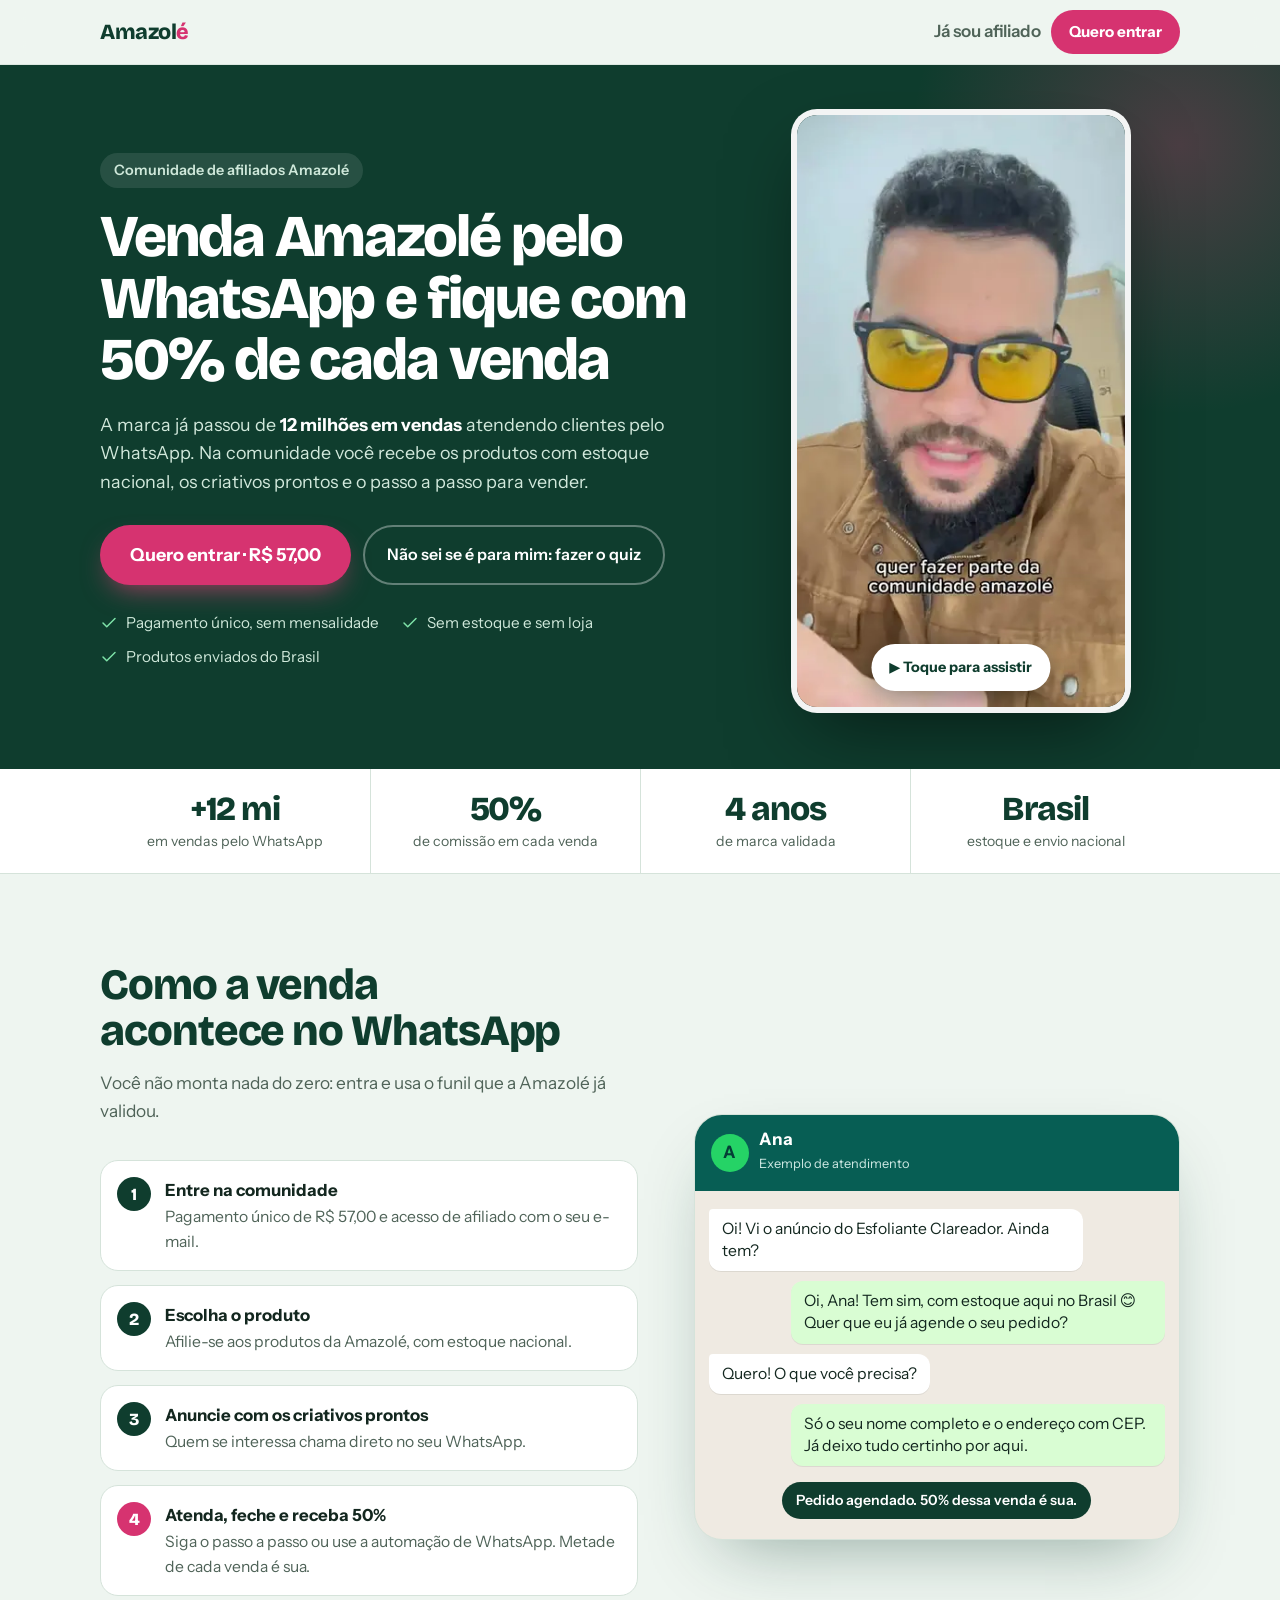
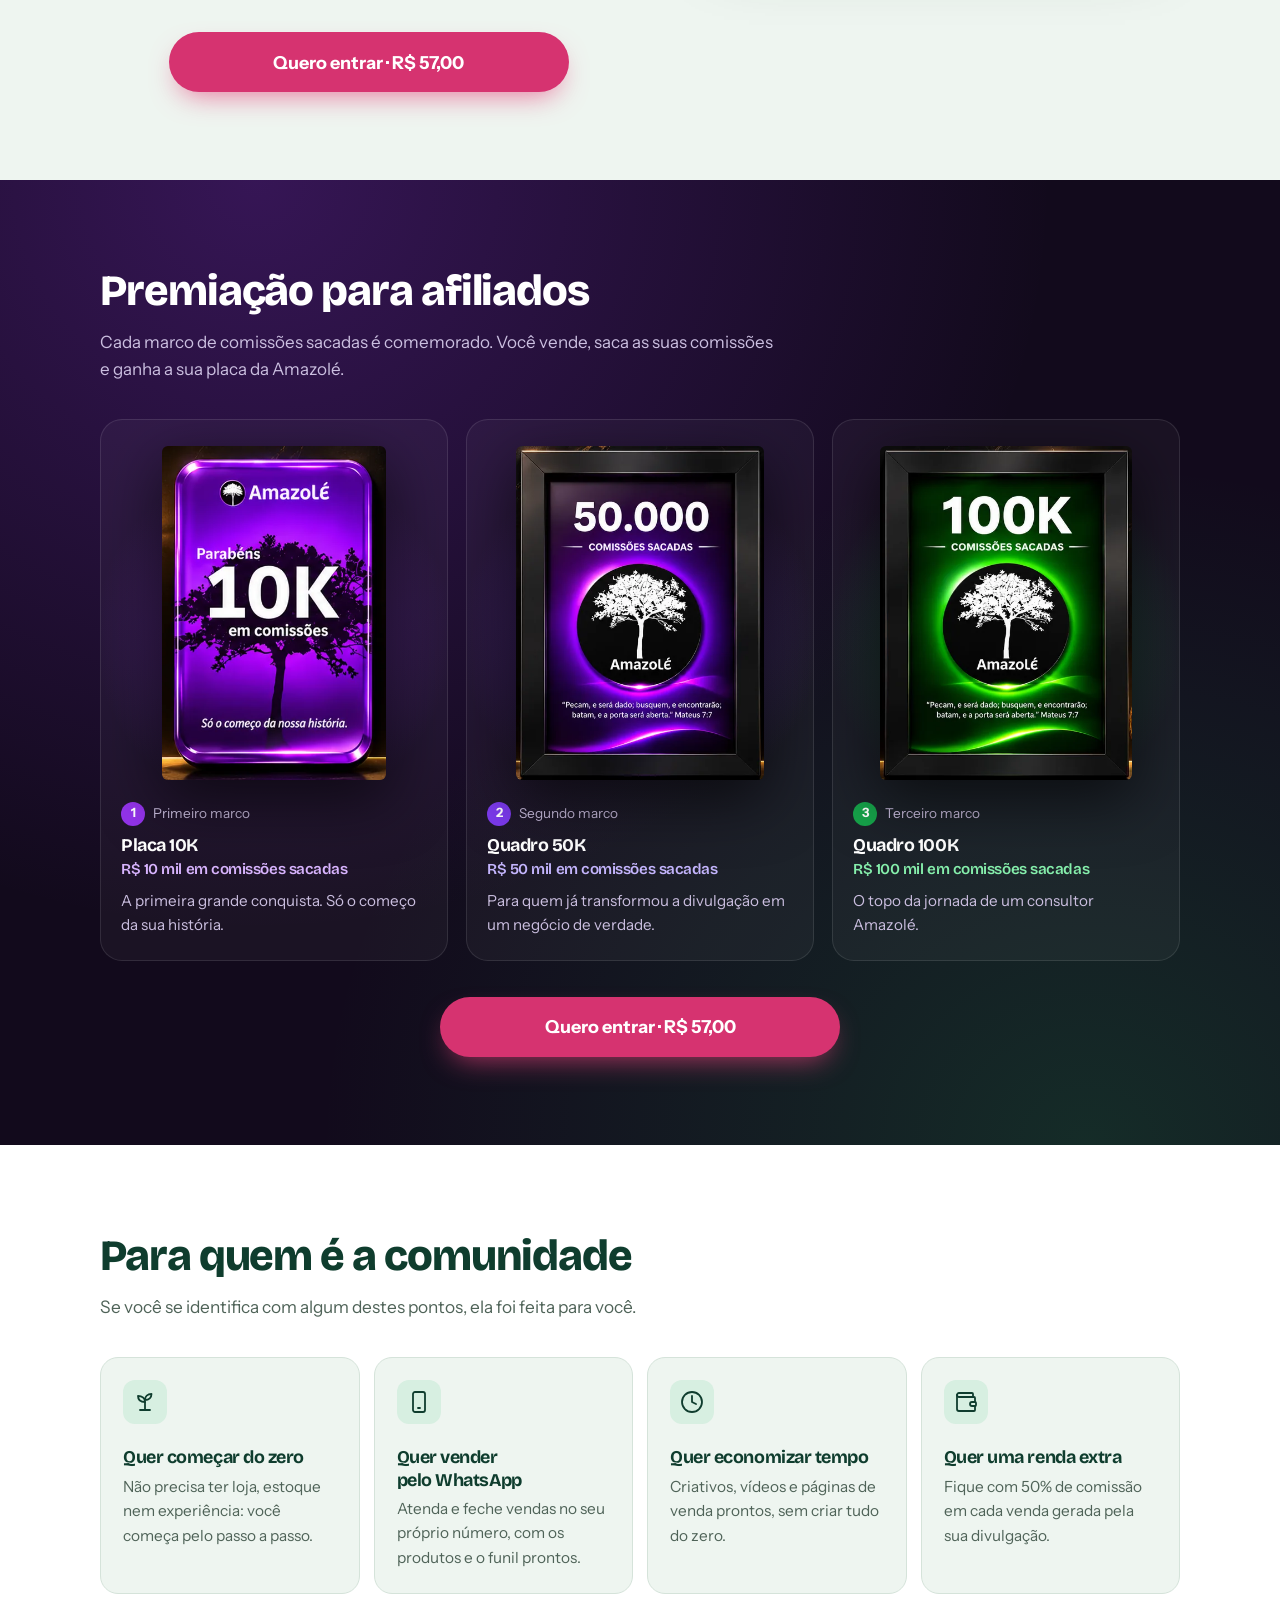
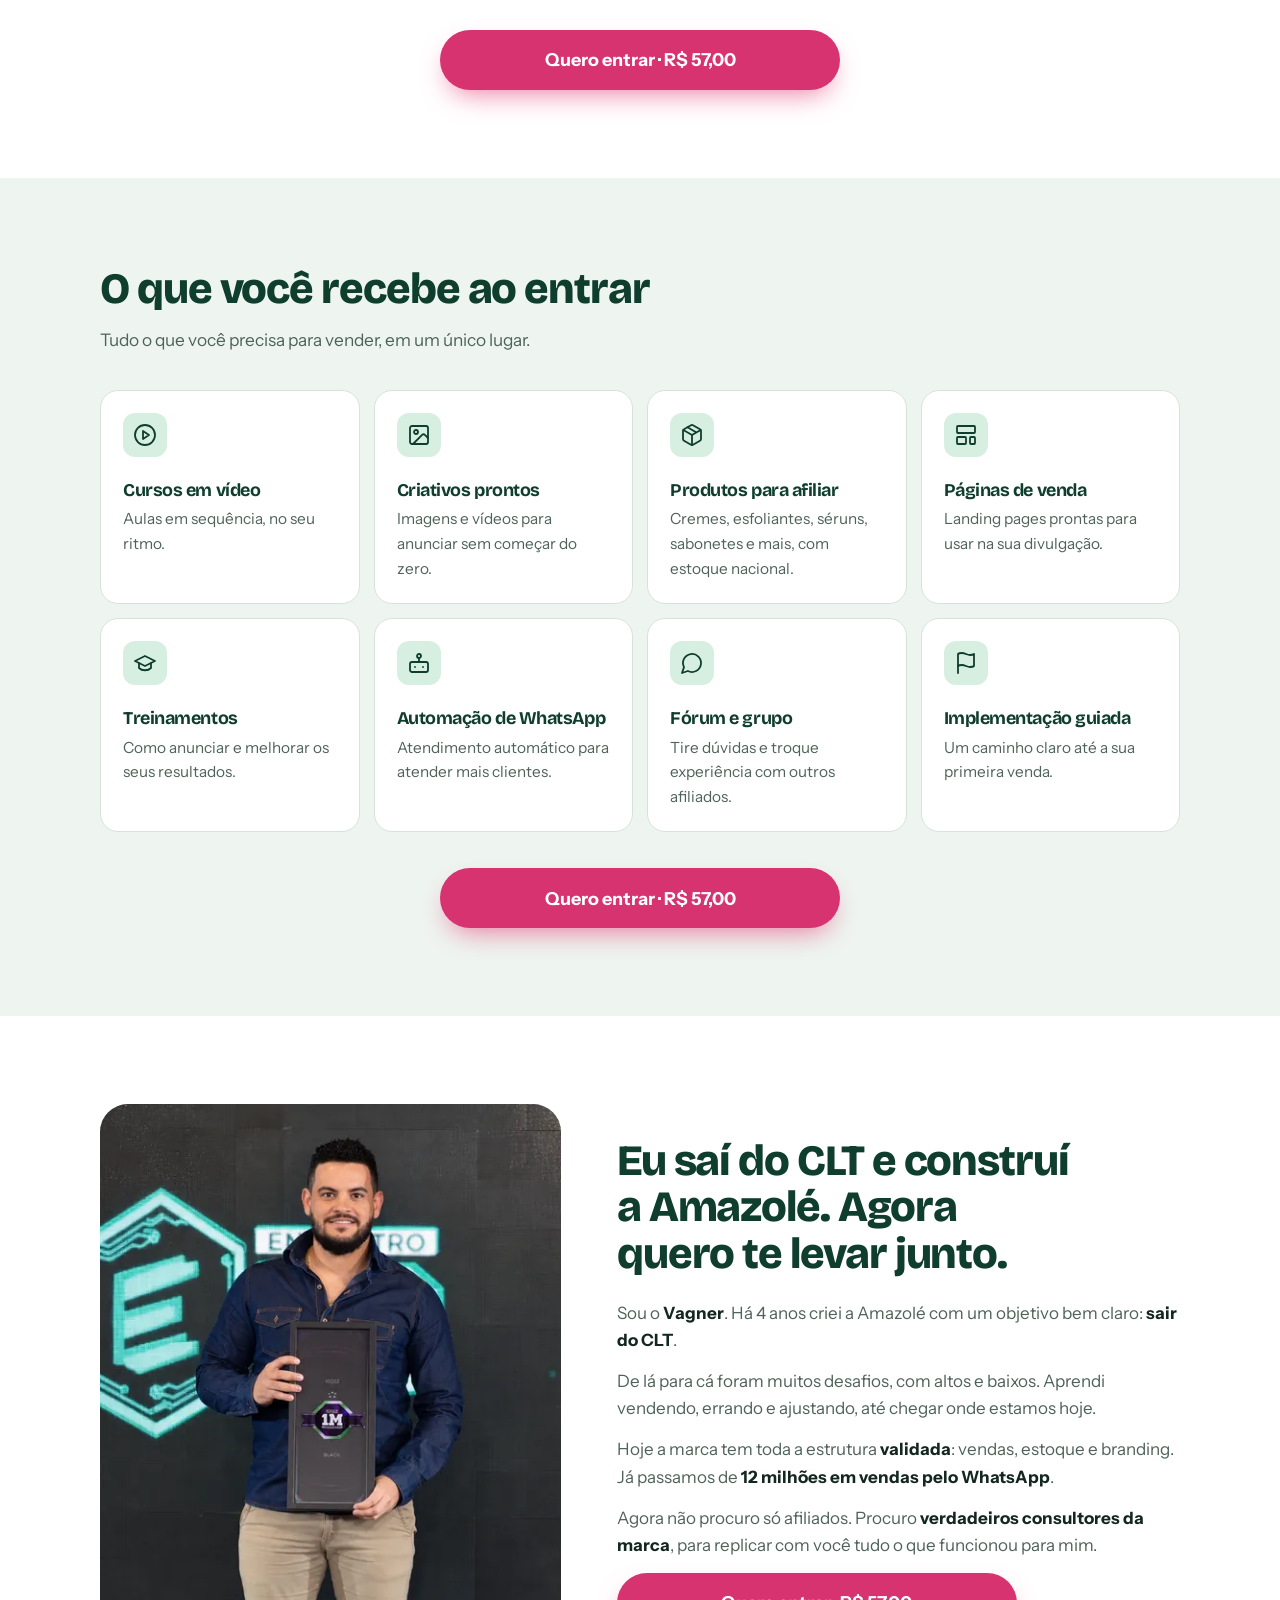
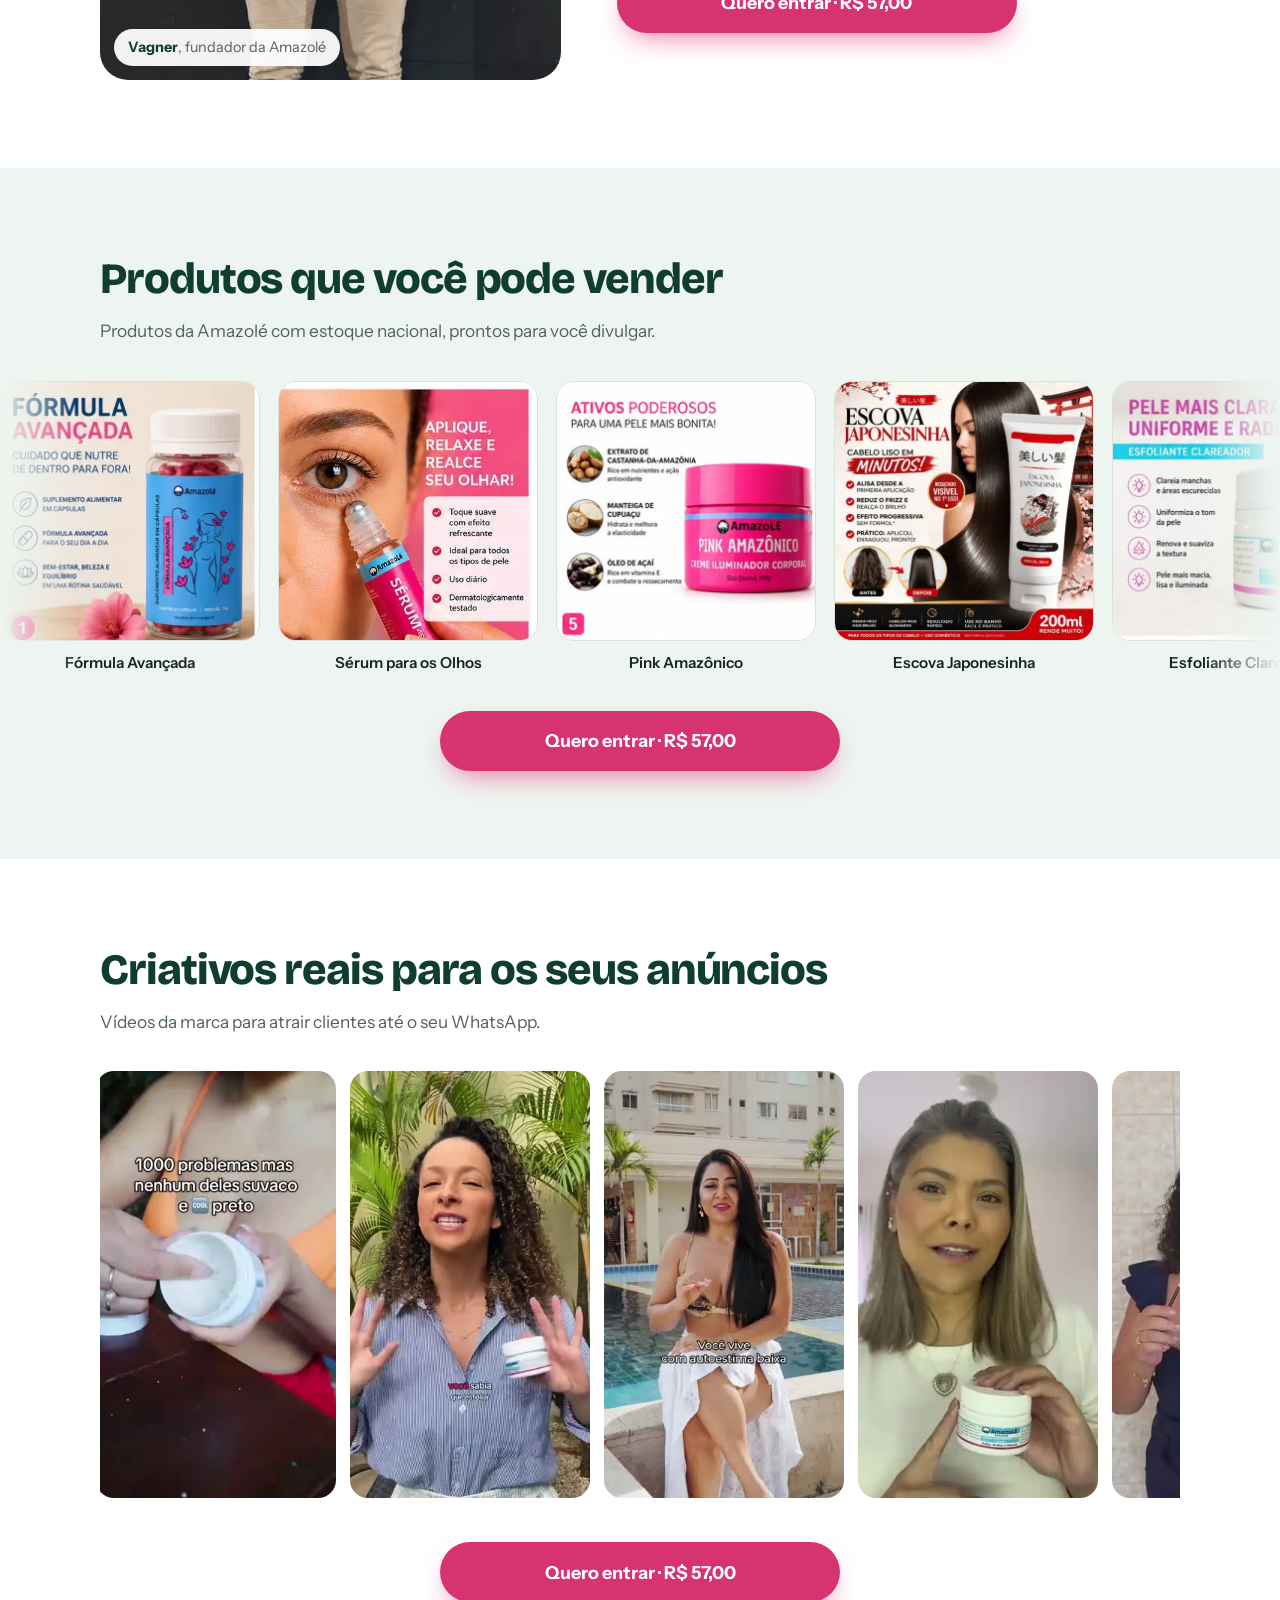
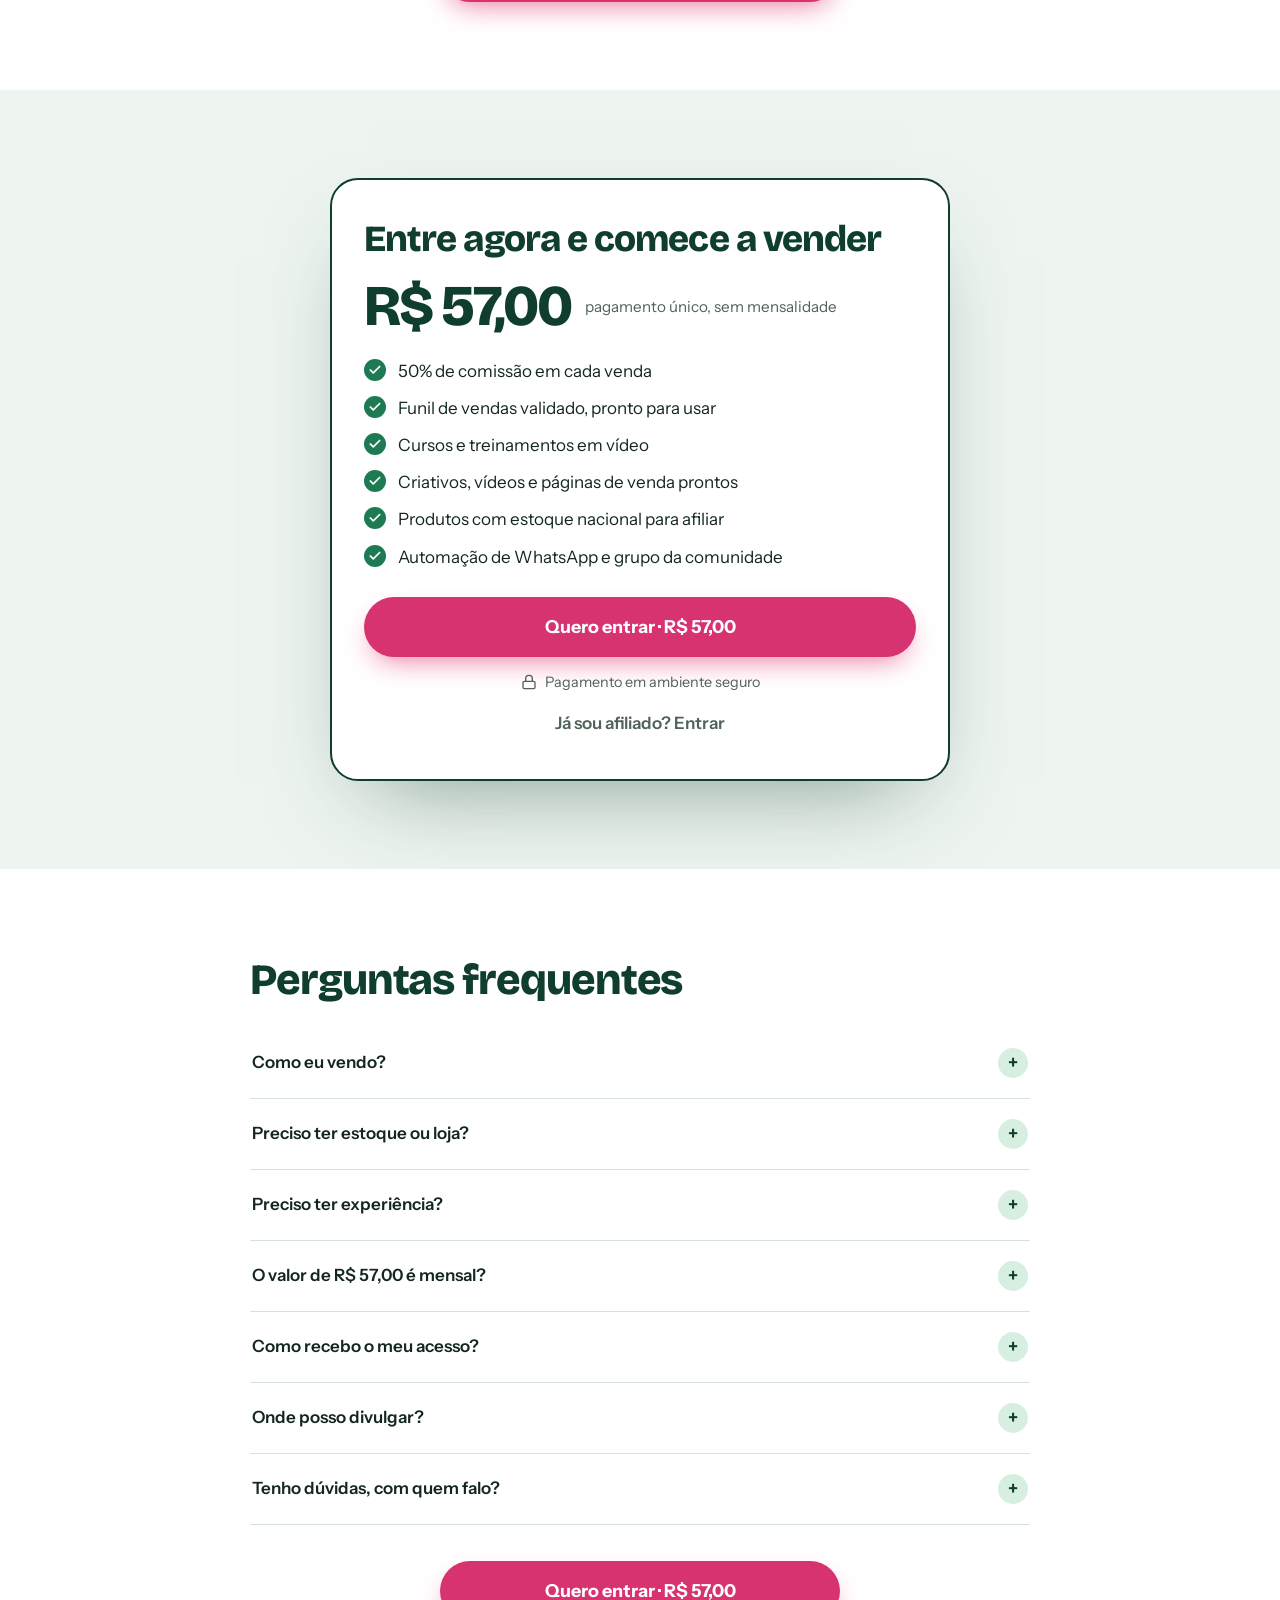
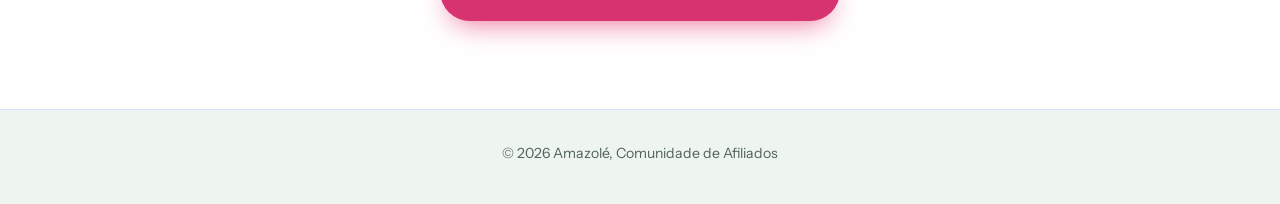
<file: index.html>
<!doctype html>
<html lang="pt-BR">
<head>
<meta charset="utf-8">
<meta name="viewport" content="width=device-width, initial-scale=1.0">
<title>Seja afiliado Amazolé — Time de vendas com 50% de comissão</title>
<meta name="description" content="Faça parte do time de vendas da Amazolé, marca com mais de 12 milhões em vendas pelo WhatsApp. 50% de comissão e pagamento único de R$ 57,00.">
<meta name="theme-color" content="#eef5f0">
<link rel="preload" as="image" href="media/topo/comunidade.webp" type="image/webp" fetchpriority="high">
<link rel="preconnect" href="https://fonts.googleapis.com">
<link rel="preconnect" href="https://fonts.gstatic.com" crossorigin>
<link href="https://fonts.googleapis.com/css2?family=Bricolage+Grotesque:opsz,wght@12..96,600;12..96,700;12..96,800&family=Instrument+Sans:wght@400;500;600;700&display=swap" rel="stylesheet">
<style>
  :root{
    --bg:#0a0118; --bg2:#1e3a8a; --card:#1a0a35; --line:#2e1a55;
    --text:#f4effc; --muted:#b4a6d1; --accent:#a855f7; --accent2:#22d3ee;
  }
  *{box-sizing:border-box;margin:0;padding:0}
  html{scroll-behavior:smooth}
  body{font-family:system-ui,-apple-system,"Segoe UI",Roboto,sans-serif;background:var(--bg);color:var(--text);line-height:1.6}
  a{color:inherit;text-decoration:none}
  .wrap{max-width:1080px;margin:0 auto;padding:0 20px}
  header{position:sticky;top:0;z-index:10;background:rgba(10,1,24,.85);backdrop-filter:blur(10px);border-bottom:1px solid var(--line)}
  .nav{display:flex;align-items:center;justify-content:space-between;height:64px}
  .brand{font-weight:800;font-size:1.25rem;letter-spacing:.3px}
  .brand span{color:var(--accent)}
  .btn{display:inline-block;padding:12px 24px;border-radius:999px;font-weight:700;background:linear-gradient(135deg,var(--accent),#1d4ed8);color:#fff;box-shadow:0 8px 28px rgba(37,99,235,.35);transition:transform .15s}
  .btn:hover{transform:translateY(-2px)}
  .btn.ghost{background:transparent;border:1px solid var(--line);box-shadow:none;color:var(--text)}
  .hero{text-align:center;padding:96px 0 72px;background:radial-gradient(ellipse at 50% 0,#1e40af 0,transparent 60%)}
  .tag{display:inline-block;padding:6px 14px;border:1px solid var(--line);border-radius:999px;color:var(--accent2);font-size:.85rem;margin-bottom:22px}
  h1{font-size:clamp(2rem,6vw,3.6rem);line-height:1.1;margin-bottom:18px}
  h1 em{font-style:normal;background:linear-gradient(90deg,var(--accent),var(--accent2));-webkit-background-clip:text;background-clip:text;color:transparent}
  .hero p{max-width:620px;margin:0 auto 32px;color:var(--muted);font-size:1.1rem}
  .cta{display:flex;gap:12px;justify-content:center;flex-wrap:wrap}
  section{padding:72px 0}
  h2{font-size:clamp(1.5rem,4vw,2.2rem);text-align:center;margin-bottom:12px}
  .sub{text-align:center;color:var(--muted);max-width:560px;margin:0 auto 44px}
  .grid{display:grid;grid-template-columns:repeat(auto-fit,minmax(230px,1fr));gap:18px}
  .card{background:var(--card);border:1px solid var(--line);border-radius:18px;padding:26px}
  .card .ic{font-size:1.8rem;margin-bottom:12px}
  .card h3{margin-bottom:6px;font-size:1.1rem}
  .card p{color:var(--muted);font-size:.95rem}
  .steps{counter-reset:s}
  .steps .card{position:relative;padding-top:44px}
  .steps .card::before{counter-increment:s;content:counter(s);position:absolute;top:-16px;left:24px;width:36px;height:36px;border-radius:50%;background:var(--accent);display:grid;place-items:center;font-weight:800}
  .alt{background:var(--bg2)}
  .final{text-align:center}
  .final .box{background:linear-gradient(135deg,#1e40af,#1e3a8a);border:1px solid var(--line);border-radius:26px;padding:56px 24px}
  .final p{color:var(--muted);margin:10px auto 26px;max-width:480px}
  button.btn{border:0;font:inherit;font-weight:700;cursor:pointer}
  dialog{margin:auto;border:1px solid var(--line);border-radius:22px;background:var(--card);color:var(--text);padding:30px;width:min(420px,92vw)}
  dialog::backdrop{background:rgba(5,0,15,.75)}
  dialog h3{font-size:1.3rem;margin-bottom:6px}
  dialog p.m{color:var(--muted);font-size:.92rem;margin-bottom:18px}
  dialog label{display:block;font-size:.85rem;color:var(--muted);margin:12px 0 6px}
  dialog input{width:100%;padding:13px 14px;border-radius:12px;border:1px solid var(--line);background:var(--bg);color:var(--text);font:inherit}
  dialog input:focus{outline:2px solid var(--accent);border-color:transparent}
  dialog .row{display:flex;gap:10px;margin-top:20px}
  dialog .row .btn{flex:1;text-align:center;padding:12px}
  .msg{margin-top:14px;font-size:.9rem;min-height:1.2em}
  .msg.ok{color:#4ade80}.msg.err{color:#f87171}
  .badge{display:inline-block;padding:3px 10px;border-radius:999px;font-size:.78rem;background:var(--bg);border:1px solid var(--line);color:var(--accent2)}
  /* ===== ÁREA LOGADA ===== */
  #app{display:none;min-height:100vh;background:#f3f4fb;color:#1c2038}
  body.logado #landing{display:none}
  body.logado #app{display:flex}
  .side{width:242px;flex:none;background:#141a3a;color:#9aa3c7;display:flex;flex-direction:column;position:sticky;top:0;height:100vh}
  .side-brand{padding:26px 20px 18px;font-size:1.3rem;font-weight:800;color:#fff}
  .side-brand span{color:#4f8bff}
  .side-nav{flex:1;overflow-y:auto;padding:6px 12px;display:flex;flex-direction:column;gap:6px}
  .side-nav button{display:flex;align-items:center;gap:12px;width:100%;text-align:left;padding:12px 14px;border:0;border-radius:12px;background:transparent;color:#9aa3c7;font:inherit;font-weight:600;cursor:pointer}
  .side-nav button:hover{background:#1d2550;color:#fff}
  .side-nav button.on{background:#3b6cf6;color:#fff}
  .side-nav .ic{width:22px;text-align:center}
  .side-foot{padding:16px 20px;border-top:1px solid #232b57}
  .side-email{font-size:.8rem;word-break:break-all;margin-bottom:10px}
  .side-out{border:0;background:transparent;color:#9aa3c7;font:inherit;font-weight:600;cursor:pointer;padding:0}
  .side-out:hover{color:#fff}
  .main{flex:1;min-width:0}
  .main-head{padding:26px 30px;background:linear-gradient(120deg,#fbd9e6 0%,#e3e3f6 45%,#cbe8fb 100%)}
  .main-head h1{font-size:1.8rem;margin:0 0 4px;color:#1c2038}
  .main-head p{color:#5c6385;margin:0}
  .main-body{padding:22px 30px 60px;display:grid;gap:16px}
  .main-body.cards{grid-template-columns:repeat(auto-fill,minmax(260px,1fr))}
  .post,.item{background:#fff;border:1px solid #e4e6f3;border-radius:16px;padding:20px;color:#1c2038}
  .post .d{font-size:.8rem;color:#6b7194;margin-bottom:6px}
  .post h3,.item h3{font-size:1.1rem;margin-bottom:8px}
  .post p,.item p{white-space:pre-wrap;color:#363c5e;font-size:.95rem}
  .imp-conf{background:#eef3ff;border:1px solid #d6e2f6;border-radius:14px;padding:14px 16px;color:#1c2038;margin-bottom:8px}
  .imp-conf p{color:#5c6385;margin:4px 0 10px;font-size:.92rem}
  .imp-btns{display:flex;flex-wrap:wrap;gap:8px}
  .trilha{max-width:760px}
  .tr-topo{background:#fff;border:1px solid #e3e8f4;border-radius:16px;padding:16px 18px;margin-bottom:14px}
  .tr-prog-t{font-weight:800;color:#1c2038;margin-bottom:10px}
  .tr-barra{height:10px;background:#e8edf8;border-radius:99px;overflow:hidden}
  .tr-fill{height:100%;width:0;background:linear-gradient(90deg,#2563eb,#db2777);border-radius:99px;transition:width .3s}
  .tr-lista{display:flex;flex-direction:column;gap:10px}
  .tr-passo{display:flex;gap:14px;align-items:flex-start;background:#fff;border:1px solid #e3e8f4;border-radius:16px;padding:14px 16px}
  .tr-passo.atual{border-color:#2563eb;box-shadow:0 0 0 3px rgba(37,99,235,.12)}
  .tr-passo.feito{background:#f4faf6;border-color:#c9ead3}
  .tr-passo.feito h3{color:#5c6385;text-decoration:line-through}
  .tr-check{flex:none;width:38px;height:38px;border-radius:50%;border:2px solid #cfd4ea;background:#fff;color:#5c6385;font:inherit;font-weight:800;cursor:pointer}
  .tr-passo.feito .tr-check{background:#22c55e;border-color:#22c55e;color:#052e16}
  .tr-txt{flex:1;min-width:0}
  .tr-txt h3{font-size:1.02rem;margin:2px 0 4px;color:#1c2038}
  .tr-txt p{color:#5c6385;margin:0 0 8px;font-size:.93rem}
  .tr-txt .item-btns{margin-top:6px}
  .tr-txt .go{display:inline-block;padding:8px 16px;border-radius:999px;background:#3b6cf6;color:#fff;font:inherit;font-weight:700;font-size:.88rem;border:0;cursor:pointer;text-decoration:none}
  .item-btns{display:flex;flex-wrap:wrap;gap:8px}
  .item .go.afil{background:linear-gradient(135deg,#2563eb,#db2777)}
  .item .go{display:inline-block;margin-top:14px;padding:9px 18px;border-radius:999px;background:#3b6cf6;color:#fff;font-weight:700;font-size:.9rem}
  .vazio{grid-column:1/-1;background:#fff;border:1px dashed #cdd1ea;border-radius:16px;padding:40px 20px;text-align:center;color:#6b7194}
  @media(max-width:760px){
    #app{flex-direction:column}
    .side{width:auto;height:auto;position:static}
    .side-nav{flex-direction:row;overflow-x:auto;padding-bottom:10px}
    .side-nav button{white-space:nowrap;width:auto}
    .side-foot{display:flex;justify-content:space-between;align-items:center}
    .side-email{margin:0}
    .main-head,.main-body{padding-left:18px;padding-right:18px}
  }
  dialog select,dialog textarea{width:100%;padding:13px 14px;border-radius:12px;border:1px solid var(--line);background:var(--bg);color:var(--text);font:inherit}
  dialog textarea{resize:vertical}
  dialog{max-height:92vh;overflow-y:auto}
  .main-body.admin{display:block}
  .main-body .msg.ok{color:#15803d}
  .main-body .msg.err{color:#b91c1c}
  .adm-bar{display:flex;flex-wrap:wrap;gap:10px;align-items:center;margin-bottom:12px}
  .adm-bar input,.adm-bar select{padding:10px 14px;border-radius:12px;border:1px solid #d5d8ec;background:#fff;color:#1c2038;font:inherit}
  .adm-bar input{flex:1;min-width:200px}
  .adm-count{color:#6b7194;font-size:.85rem}
  .abtn{border:0;border-radius:12px;background:#3b6cf6;color:#fff;font:inherit;font-weight:700;padding:10px 18px;cursor:pointer}
  .adm-wrap{background:#fff;border:1px solid #e4e6f3;border-radius:16px;overflow-x:auto;margin-top:6px}
  .adm-tab{width:100%;border-collapse:collapse;font-size:.9rem}
  .adm-tab th{text-align:left;padding:12px 14px;color:#6b7194;font-weight:600;border-bottom:1px solid #e4e6f3;white-space:nowrap}
  .adm-tab td{padding:10px 14px;border-bottom:1px solid #eef0f8;color:#1c2038;vertical-align:middle}
  .adm-tab tr:last-child td{border-bottom:0}
  .adm-tab select{padding:6px 8px;border-radius:8px;border:1px solid #d5d8ec;font:inherit;background:#fff;color:#1c2038}
  .adm-tab .st-aprovado{border-color:#86efac;background:#f0fdf4}
  .adm-tab .st-bloqueado{border-color:#fca5a5;background:#fef2f2}
  .adm-tab .lnk{border:0;background:transparent;color:#3b6cf6;font:inherit;font-weight:600;cursor:pointer;padding:4px 6px}
  .adm-tab .lnk.del{color:#dc2626}
  .cta-note{color:var(--muted);font-size:.9rem;margin-top:14px;min-height:1.2em}
  .linkbtn{border:0;background:transparent;color:var(--accent2);font:inherit;font-weight:600;cursor:pointer;text-decoration:underline}
  /* ===== CARROSSEL DE PRODUTOS ===== */
  .produtos{padding-bottom:24px}
  /* ---------- Premiação para afiliados ---------- */
  .premios{background:#120a1c;color:#f4eefe;position:relative;overflow:hidden}
  .premios::before{content:"";position:absolute;inset:0;background:radial-gradient(ellipse at 20% 0,rgba(147,51,234,.28),transparent 55%),radial-gradient(ellipse at 85% 100%,rgba(34,197,94,.18),transparent 50%);pointer-events:none}
  .premios .wrap{position:relative}
  .premios h2{color:#fff}
  .premios .sub{color:#cbbfe0}
  .marcos{list-style:none;display:grid;grid-template-columns:repeat(3,1fr);gap:18px;margin:36px 0 0;padding:0;counter-reset:m}
  .marco{counter-increment:m;display:flex;flex-direction:column;border-radius:22px;background:rgba(255,255,255,.04);border:1px solid rgba(255,255,255,.1);overflow:hidden}
  .marco figure{margin:0;height:360px;display:flex;align-items:flex-end;justify-content:center;padding:26px 18px 0;background:radial-gradient(circle at 50% 60%,var(--brilho),transparent 65%)}
  .marco img{height:100%;width:auto;max-width:100%;object-fit:contain;border-radius:6px;filter:drop-shadow(0 18px 30px rgba(0,0,0,.6))}
  .marco .info{padding:18px 20px 22px}
  .marco .passo{display:inline-flex;align-items:center;gap:8px;font-size:.85rem;color:#cbbfe0;margin-bottom:8px}
  .marco .passo::before{content:counter(m);width:24px;height:24px;border-radius:50%;display:grid;place-items:center;background:var(--cor);color:#fff;font-weight:800;font-size:.8rem}
  .marco h3{font-size:1.6rem;line-height:1.1;color:#fff;margin:0 0 4px}
  .marco h3 small{display:block;font-size:.95rem;font-weight:600;color:var(--cor-txt);margin-top:4px}
  .marco p{color:#cbbfe0;font-size:.95rem;margin:10px 0 0}
  .marco.m1{--cor:#9333ea;--cor-txt:#d8b4fe;--brilho:rgba(147,51,234,.35)}
  .marco.m2{--cor:#7c3aed;--cor-txt:#c4b5fd;--brilho:rgba(124,58,237,.35)}
  .marco.m3{--cor:#16a34a;--cor-txt:#86efac;--brilho:rgba(34,197,94,.32)}
  .premios .mid-cta{margin-top:34px}
  .premios .nota-premio{text-align:center;color:#9d8fb8;font-size:.85rem;margin-top:14px}
  @media (max-width:820px){
    .marcos{display:flex;overflow-x:auto;scroll-snap-type:x mandatory;gap:14px;margin:28px -16px 0;padding:0 16px 8px;scrollbar-width:none}
    .marcos::-webkit-scrollbar{display:none}
    .marco{flex:0 0 78%;scroll-snap-align:center}
    .marco h3{font-size:1.4rem}
    .marco figure{height:300px;padding-top:22px}
  }
  .marquee{overflow:hidden;-webkit-mask-image:linear-gradient(90deg,transparent,#000 6%,#000 94%,transparent);mask-image:linear-gradient(90deg,transparent,#000 6%,#000 94%,transparent)}
  .track{display:flex;width:max-content;animation:rolar 45s linear infinite}
  .marquee:hover .track,.marquee:focus-within .track{animation-play-state:paused}
  .prod{flex:none;width:260px;margin:0 18px 0 0}
  .prod img{display:block;width:260px;height:260px;object-fit:contain;border-radius:18px;border:1px solid var(--line);background:var(--card)}
  .prod figcaption{margin-top:10px;text-align:center;font-weight:700;font-size:.95rem;color:var(--text)}
  @keyframes rolar{to{transform:translateX(-50%)}}
  @media (prefers-reduced-motion:reduce){
    .marquee{overflow-x:auto;-webkit-mask-image:none;mask-image:none}
    .track{animation:none}
  }
  @media(max-width:600px){.prod,.prod img{width:210px}.prod img{height:210px}}
  /* ===== CONTEÚDO REAL (vídeos curtos em loop) ===== */
  .conteudo{padding-top:36px}
  .clips{display:flex;gap:16px;overflow-x:auto;scroll-snap-type:x mandatory;padding:6px 2px 18px;-webkit-overflow-scrolling:touch}
  .clip{flex:none;width:240px;margin:0;scroll-snap-align:start}
  .clip video{display:block;width:240px;aspect-ratio:9/16;object-fit:cover;border-radius:18px;border:1px solid var(--line);background:var(--card);cursor:pointer}
  @media(max-width:600px){.clip,.clip video{width:200px}}
  .proof{padding-top:48px}
  [hidden]{display:none!important}
  .video{max-width:820px;margin:0 auto 32px;aspect-ratio:16/9;border-radius:20px;overflow:hidden;border:1px solid var(--line);background:var(--card);box-shadow:0 20px 60px rgba(37,99,235,.25)}
  .video iframe{width:100%;height:100%;border:0;display:block}
  .video .soon{height:100%;display:grid;place-items:center;color:var(--muted)}
  .quote p{color:var(--text);font-size:1rem;margin-bottom:14px}
  .quote .who{color:var(--accent2);font-size:.9rem;font-weight:600}
  footer{padding:32px 0;text-align:center;color:var(--muted);font-size:.85rem;border-top:1px solid var(--line)}

  /* ===== PÁGINA DE VENDAS ===== */
  .nav-r{display:flex;align-items:center;gap:14px}
  .nav-r .linkbtn{text-decoration:none;color:var(--muted);font-size:.9rem}
  @media(max-width:420px){.nav-r .linkbtn{display:none}}
  .btn.sm{padding:9px 18px;font-size:.9rem}
  .btn.lg{padding:20px 40px;font-size:1.2rem;min-height:64px;letter-spacing:.01em}
  .trust{list-style:none;display:flex;flex-wrap:wrap;gap:8px 22px;justify-content:center;margin-top:26px;color:var(--muted);font-size:.92rem}
  .mid-cta{text-align:center;margin-top:36px}
  .mid-cta .btn,.hist-cta .btn{min-width:min(100%,420px)}
  .faq{max-width:760px}
  .faq details{background:var(--card);border:1px solid var(--line);border-radius:14px;margin-bottom:10px;padding:0 20px}
  .faq summary{cursor:pointer;font-weight:700;padding:16px 0;list-style:none;display:flex;justify-content:space-between;gap:12px}
  .faq summary::-webkit-details-marker{display:none}
  .faq summary::after{content:"+";color:var(--accent2);font-size:1.3rem;line-height:1}
  .faq details[open] summary::after{content:"–"}
  .faq details p{color:var(--muted);padding:0 0 16px}
  .final .preco{margin:6px 0 18px}
  .final .preco small{display:block;color:var(--muted)}
  .final .preco strong{font-size:clamp(2.6rem,9vw,3.8rem);line-height:1;background:linear-gradient(90deg,var(--accent),var(--accent2));-webkit-background-clip:text;background-clip:text;color:transparent}
  .inclui{list-style:none;max-width:420px;margin:0 auto 26px;text-align:left;color:var(--text)}
  .inclui li{padding:6px 0;border-bottom:1px solid var(--line)}
  .final .seguro{font-size:.85rem;margin:14px auto 6px}
  .sticky-cta{display:none}
  @media(max-width:700px){
    .hero{padding:64px 0 48px}
    .btn.lg{width:100%;text-align:center;padding:20px 18px;font-size:1.15rem}
    .sticky-cta{display:block;position:fixed;left:0;right:0;bottom:0;z-index:20;padding:10px 14px;background:rgba(10,1,24,.94);backdrop-filter:blur(10px);border-top:1px solid var(--line)}
    body:not(.logado){padding-bottom:78px}
    body.logado .sticky-cta{display:none}
  }

  /* ===== COR DE AÇÃO (verde): só os botões de entrar/comprar ===== */
  :root{--cta:#22c55e;--cta2:#16a34a;--cta-text:#052e16}
  [data-checkout]{background:linear-gradient(135deg,var(--cta),var(--cta2));color:var(--cta-text);font-weight:800;box-shadow:0 8px 28px rgba(34,197,94,.35)}
  [data-checkout]:hover{filter:brightness(1.08)}
  [data-checkout]:focus-visible{outline:3px solid #fff;outline-offset:3px}
  .final .preco strong{background:linear-gradient(90deg,#4ade80,#fde047);-webkit-background-clip:text;background-clip:text;color:transparent}
  .trust li:first-child{color:#4ade80;font-weight:700}

  .prova12{display:inline-flex;flex-direction:column;align-items:center;gap:4px;margin:4px auto 24px;padding:16px 28px;border-radius:18px;border:1px solid rgba(250,204,21,.45);background:linear-gradient(135deg,rgba(250,204,21,.14),rgba(37,99,235,.14));box-shadow:0 10px 40px rgba(250,204,21,.12)}
  .prova12 .n{font-size:clamp(2rem,8vw,3.2rem);font-weight:900;line-height:1;background:linear-gradient(90deg,#fde047,#f59e0b);-webkit-background-clip:text;background-clip:text;color:transparent}
  .prova12 .t{color:var(--text);font-weight:600;font-size:.98rem;max-width:420px}
  .hero .oferta-linha{color:var(--text);font-size:1.25rem;margin-bottom:12px}
  .hero .oferta-linha strong{color:#4ade80}

  /* ===== MOBILE ===== */
  .sticky-cta{transition:transform .25s}
  .sticky-cta.off{transform:translateY(110%)}
  .nav .brand{padding:8px 0}
  .final .linkbtn,.cta-note + p .linkbtn{padding:12px 8px}
  @media(max-width:700px){
    section{padding:48px 0}
    .wrap{padding:0 16px}
    .sub{margin-bottom:28px}
    h2{line-height:1.2}
    .hero h1{font-size:clamp(1.75rem,8vw,2.4rem)}
    .hero p{font-size:1rem}
    .prova12{padding:14px 18px;width:100%}
    .trust{flex-direction:column;align-items:center;gap:6px}
    /* cards mais compactos: menos rolagem */
    .dor .card{display:grid;grid-template-columns:44px 1fr;column-gap:12px;padding:16px;align-items:start}
    .dor .card .ic{grid-row:1/3;font-size:1.6rem;margin:0}
    .dor .card h3{margin-bottom:2px}
    #dentro .grid{grid-template-columns:1fr 1fr;gap:12px}
    #dentro .card{padding:16px 14px}
    #dentro .card .ic{font-size:1.5rem;margin-bottom:8px}
    #dentro .card h3{font-size:.98rem}
    #dentro .card p{font-size:.85rem}
    .steps{gap:26px 14px}
    .steps .card{padding:40px 18px 18px}
    .final .box{padding:36px 18px}
    .final .btn.lg{width:100%}
    .faq summary{padding:14px 0;font-size:.98rem}
    .video{border-radius:14px;margin-bottom:22px}
    .sticky-cta{padding:10px 14px calc(10px + env(safe-area-inset-bottom))}
    body:not(.logado){padding-bottom:calc(78px + env(safe-area-inset-bottom))}
    /* evita zoom automático do iOS nos campos */
    dialog input,dialog select,dialog textarea{font-size:16px}
    dialog{padding:22px 18px;width:min(420px,94vw)}
    dialog .row{flex-wrap:wrap}
  }
  @media(max-width:360px){#dentro .grid{grid-template-columns:1fr}}

  /* ===== MINHA HISTÓRIA ===== */
  .historia{background:linear-gradient(180deg,var(--bg),var(--bg2))}
  .hist-grid{display:grid;grid-template-columns:minmax(0,420px) minmax(0,1fr);gap:48px;align-items:center}
  .hist-foto{margin:0;position:relative}
  .hist-foto img{display:block;width:100%;height:auto;border-radius:22px;border:1px solid var(--line);box-shadow:0 24px 70px rgba(37,99,235,.3)}
  .hist-foto figcaption{position:absolute;left:14px;bottom:14px;display:flex;flex-direction:column;padding:8px 14px;border-radius:12px;background:rgba(10,1,24,.82);backdrop-filter:blur(6px);border:1px solid var(--line);line-height:1.3}
  .hist-nums{list-style:none;display:grid;grid-template-columns:repeat(3,1fr);gap:10px;margin:6px 0 20px;padding:0}
  .hist-nums li{display:flex;flex-direction:column;gap:2px;padding:12px 14px;border-radius:14px;border:1px solid var(--line);background:var(--bg)}
  .hist-nums strong{font-size:1.35rem;color:var(--text);line-height:1.1}
  .hist-nums span{font-size:.8rem;color:var(--muted);line-height:1.3}
  .hist-foto figcaption span{color:var(--muted);font-size:.85rem}
  .hist-txt h2{text-align:left;margin-bottom:18px}
  .hist-txt p{color:var(--muted);font-size:1.05rem;margin-bottom:14px}
  .hist-txt p strong{color:var(--text)}
  .hist-cta{margin-top:22px}
  @media(max-width:820px){
    .hist-grid{grid-template-columns:1fr;gap:26px}
    .hist-foto{max-width:380px;margin:0 auto}
    .hist-txt{text-align:left}
    .hist-txt .tag{display:table;margin:0 auto 16px}
    .hist-nums{gap:8px}
    .hist-nums li{padding:10px}
    .hist-nums strong{font-size:1.1rem}
    .hist-nums span{font-size:.72rem}
    .hist-txt h2{font-size:1.5rem}
    .hist-txt p{font-size:1rem}
    .hist-cta .btn{width:100%;text-align:center}
  }

  /* ===== TEMA CLARO ===== */
  :root{
    --bg:#f7faff; --bg2:#eaf2ff; --card:#ffffff; --line:#d6e2f6;
    --text:#0f1b3d; --muted:#506080; --accent:#2563eb; --accent2:#db2777;
  }
  header{background:rgba(255,255,255,.88);border-bottom-color:var(--line)}
  .hero{background:radial-gradient(ellipse at 20% 0,#dbe8ff 0,rgba(247,250,255,0) 55%),radial-gradient(ellipse at 85% 10%,#ffe0ee 0,rgba(247,250,255,0) 50%)}
  .card{box-shadow:0 6px 22px rgba(37,99,235,.07)}
  .tag{background:#fff}
  .btn.ghost{background:#fff;border-color:#bcd0f2;color:var(--text)}
  .trust li:first-child{color:#15803d}
  .hero .oferta-linha strong{color:#15803d}
  .prova12{border-color:rgba(217,119,6,.45);background:linear-gradient(135deg,#fff7dd,#ffe4f1);box-shadow:0 10px 36px rgba(217,119,6,.14)}
  .prova12 .n{background:linear-gradient(90deg,#b45309,#d97706);-webkit-background-clip:text;background-clip:text;color:transparent}
  .video{box-shadow:0 20px 60px rgba(37,99,235,.22)}
  .video .soon{color:var(--muted)}
  .prod img{background:#fff}
  .clip video{background:#e3ecfb}
  .hist-foto img{box-shadow:0 24px 70px rgba(37,99,235,.25)}
  .hist-foto figcaption{background:rgba(255,255,255,.92);border-color:var(--line)}
  .sticky-cta{background:rgba(255,255,255,.95);border-top-color:var(--line)}
  .faq details{box-shadow:0 4px 16px rgba(37,99,235,.06)}
  /* caixa de oferta continua escura para destacar o preço */
  .final .box{--text:#f4effc;--muted:#cbbfe8;--line:#3b5bb5;background:linear-gradient(135deg,#1e40af,#9d174d);border-color:#3b5bb5;color:var(--text);box-shadow:0 24px 70px rgba(30,64,175,.35)}
  .final .box .tag{background:rgba(255,255,255,.08);color:#fbcfe8}
  .final .box .linkbtn{color:#fbcfe8}
  .final .preco strong{background:linear-gradient(90deg,#4ade80,#fde047);-webkit-background-clip:text;background-clip:text;color:transparent}
  footer{background:#fff}

  /* ===== VÍDEO DO TOPO ===== */
  .hero-grid{display:flex;flex-direction:column;align-items:center;gap:8px}
  .hero-txt{width:100%}
  .hero-video{width:100%;display:flex;justify-content:center;margin-top:8px}
  .vframe{position:relative;width:min(340px,86vw);aspect-ratio:9/16;border-radius:26px;overflow:hidden;background:#0f1b3d;border:6px solid #fff;box-shadow:0 24px 70px rgba(37,99,235,.35),0 0 0 1px var(--line)}
  .vframe video{position:absolute;inset:0;width:100%;height:100%;object-fit:cover;display:block}
  .vsom{position:absolute;left:50%;bottom:16px;transform:translateX(-50%);border:0;border-radius:999px;padding:12px 18px;font:inherit;font-weight:800;font-size:.9rem;cursor:pointer;background:#fff;color:#0f1b3d;box-shadow:0 8px 24px rgba(0,0,0,.35);white-space:nowrap;animation:pulsa 1.8s ease-in-out infinite}
  .vframe.som .vsom{display:none}
  @keyframes pulsa{50%{transform:translateX(-50%) scale(1.06)}}
  @media (prefers-reduced-motion:reduce){.vsom{animation:none}}
  @media(max-width:899px){
    /* celular: título, selo, vídeo, e só depois oferta e botão */
    .hero-txt{display:contents}
    .hero-txt > :not(.hero-mid){order:1;max-width:100%}
    .hero-txt > h1{width:100%}
    .hero-video{order:2}
    .hero-txt > .hero-mid{order:3;width:100%}
  }
  @media(min-width:900px){
    .hero{padding:72px 0 64px;text-align:left}
    .hero-grid{display:grid;grid-template-columns:minmax(0,1fr) 360px;gap:56px;align-items:center}
    .hero-video{margin:0}
    .hero h1{text-align:left}
    .hero .hero-txt p{margin-left:0;margin-right:0}
    .hero .cta,.hero .trust{justify-content:flex-start}
    .hero .prova12{align-items:flex-start;text-align:left}
  }

  /* ===== MENU / PENDENTE / CONTEÚDO ===== */
  #app .main{padding:0}
  .nav-sep{font-size:.7rem;font-weight:800;letter-spacing:.12em;text-transform:uppercase;color:#6e78a8;padding:12px 14px 2px}
  .item-img{display:block;width:100%;aspect-ratio:1/1;object-fit:contain;border-radius:12px;margin-bottom:12px;background:#fff;border:1px solid #eef0f8}
  .item.com-capa{overflow:hidden}
  .item-img.capa{width:calc(100% + 40px);max-width:none;margin:-20px -20px 14px;aspect-ratio:4/3;object-fit:cover;border:0;border-radius:0;border-bottom:1px solid #eef0f8}
  .pendente-box{grid-column:1/-1;background:#fff;border:1px solid #e4e6f3;border-radius:18px;padding:28px;color:#1c2038;max-width:640px}
  .pendente-box h3{font-size:1.3rem;margin-bottom:8px}
  .pendente-box p{color:#5c6385;margin-bottom:18px}
  .pend-acoes{display:flex;flex-wrap:wrap;gap:14px;align-items:center}
  @media(max-width:760px){.nav-sep{display:none}.pendente-box{padding:20px}.pend-acoes .btn{width:100%;text-align:center}}

  /* ===== IMPLEMENTAÇÃO AMAZOLÉ ===== */
  .main-body.impl{display:block;max-width:980px}
  .impl-hero{background:linear-gradient(135deg,#1e40af,#9d174d);color:#fff;border-radius:22px;padding:34px;margin-bottom:18px}
  .impl-tag{display:inline-block;font-size:.78rem;font-weight:800;letter-spacing:.08em;text-transform:uppercase;background:rgba(255,255,255,.16);border-radius:999px;padding:6px 14px;margin-bottom:16px}
  .impl-hero h2{font-size:clamp(1.4rem,3.4vw,2rem);line-height:1.2;text-align:left;margin-bottom:14px;color:#fff}
  .impl-hero p{color:#e8edff;max-width:760px;margin-bottom:22px}
  .impl-acoes{display:flex;flex-wrap:wrap;gap:14px;align-items:center}
  .impl-selo{font-size:.9rem;font-weight:700;color:#fde68a}
  .impl-preco{background:#fff;border:1px solid #e4e6f3;border-radius:22px;padding:28px;margin-bottom:18px;text-align:center;color:#1c2038}
  .impl-preco h3{font-size:1.15rem;margin-bottom:16px}
  .impl-vals{display:flex;flex-wrap:wrap;gap:18px 28px;justify-content:center;align-items:center;margin-bottom:22px}
  .impl-val{display:flex;flex-direction:column;gap:2px}
  .impl-val small{color:#6b7194;font-size:.85rem}
  .impl-val strong{font-size:clamp(1.6rem,4.5vw,2.2rem);line-height:1.1;color:#1e40af}
  .impl-ou{color:#6b7194;font-weight:700}
  .impl-bloco{margin:28px 0}
  .impl-bloco h3,.impl-fim h3{font-size:1.3rem;margin-bottom:6px;color:#1c2038}
  .impl-sub{color:#5c6385;margin-bottom:16px}
  .impl-grade{display:grid;grid-template-columns:repeat(auto-fill,minmax(270px,1fr));gap:14px}
  .impl-card{background:#fff;border:1px solid #e4e6f3;border-radius:18px;padding:20px;color:#1c2038}
  .impl-ic{font-size:1.8rem;margin-bottom:8px}
  .impl-card h4{font-size:1.02rem;margin-bottom:6px}
  .impl-card p{color:#5c6385;font-size:.92rem}
  .impl-lista{list-style:none;display:grid;gap:10px;margin:0;padding:0}
  .impl-lista li{background:#fff;border:1px solid #e4e6f3;border-radius:14px;padding:14px 16px 14px 44px;position:relative;color:#1c2038;font-weight:600}
  .impl-lista li::before{content:"✔";position:absolute;left:16px;color:#15803d;font-weight:800}
  .impl-fim{background:#eef3ff;border:1px solid #d6e2f6;border-radius:22px;padding:28px;text-align:center;color:#1c2038;margin-top:8px}
  .impl-fim p{color:#5c6385;max-width:620px;margin:0 auto 18px}
  .impl-hero .btn,.impl-preco .btn,.impl-fim .btn{background:linear-gradient(135deg,#22c55e,#16a34a);color:#052e16;font-weight:800;box-shadow:0 8px 28px rgba(34,197,94,.35)}
  @media(max-width:760px){.impl-hero{padding:22px}.impl-preco,.impl-fim{padding:22px 16px}.impl-hero .btn,.impl-preco .btn,.impl-fim .btn{display:block;box-sizing:border-box;width:100%;text-align:center}.impl-vals{flex-direction:column;gap:8px}.impl-ou{line-height:1}.impl-grade{grid-template-columns:1fr}}

  /* ================================================================
     PÁGINA DE VENDAS (2026-11): identidade do quiz, só dentro de #landing.
     A área logada (#app) continua usando os estilos de cima.
     ================================================================ */
  #landing{
    --floresta:#0f3d2e; --folha:#1d7a52; --broto:#d7efe1; --nevoa:#eef5f0; --papel:#ffffff;
    --pink:#d63370; --pink-escuro:#b8285e; --texto:#13271f; --suave:#4f6358; --linha:#d5e3da;
    --r-g:28px; --r-m:18px; --r-p:12px;
    --display:"Bricolage Grotesque",ui-sans-serif,system-ui,sans-serif;
    --corpo:"Instrument Sans",ui-sans-serif,system-ui,-apple-system,"Segoe UI",sans-serif;
    --ease-out:cubic-bezier(.23,1,.32,1);
    background:var(--nevoa);color:var(--texto);font-family:var(--corpo);font-size:17px;line-height:1.6;
    -webkit-font-smoothing:antialiased;-webkit-tap-highlight-color:transparent
  }
  body:not(.logado){background:#eef5f0}
  #landing ::selection{background:var(--broto)}
  #landing :focus-visible{outline:3px solid #ffcf5c;outline-offset:3px;border-radius:8px}
  #landing h1,#landing h2,#landing h3{font-family:var(--display);color:var(--floresta);letter-spacing:-.025em;text-wrap:balance;text-align:left;margin:0}
  #landing h2{font-size:clamp(1.8rem,4.6vw,2.7rem);font-weight:800;line-height:1.08}
  #landing h3{font-size:1.12rem;font-weight:700;line-height:1.25}
  #landing p{max-width:64ch}
  #landing strong{color:inherit}
  #landing section{padding:0}
  .lp-wrap{max-width:1120px;margin:0 auto;padding:0 20px}
  #landing svg{width:20px;height:20px;fill:none;stroke:currentColor;stroke-width:2;stroke-linecap:round;stroke-linejoin:round;flex:none}

  /* Botões */
  #landing .lp-buy{display:inline-flex;align-items:center;justify-content:center;gap:10px;min-height:60px;padding:16px 30px;border-radius:999px;border:0;
    background:var(--pink);color:#fff;font-family:var(--corpo);font-weight:700;font-size:1.12rem;line-height:1.2;text-align:center;
    box-shadow:0 12px 28px -10px rgba(229,64,122,.75);transition:transform 160ms var(--ease-out),background-color 160ms ease;touch-action:manipulation;filter:none}
  #landing .lp-buy:active{transform:scale(.97)}
  #landing .lp-buy-sm{min-height:44px;padding:10px 18px;font-size:.95rem;box-shadow:none}
  #landing .lp-buy-full{width:100%}
  #landing .lp-sec{display:inline-flex;align-items:center;justify-content:center;min-height:56px;padding:14px 22px;border-radius:999px;border:2px solid rgba(255,255,255,.35);color:#fff;font-weight:600;font-size:1rem;text-align:center;transition:transform 160ms var(--ease-out),border-color 160ms ease;touch-action:manipulation}
  #landing .lp-sec:active{transform:scale(.97)}
  #landing .lp-link{background:none;border:0;font:inherit;color:var(--suave);font-weight:600;cursor:pointer;padding:10px 4px;min-height:44px}
  @media (hover:hover) and (pointer:fine){
    #landing .lp-buy:hover{background:var(--pink-escuro)}
    #landing .lp-sec:hover{border-color:#fff}
    #landing .lp-link:hover{color:var(--floresta)}
  }
  #landing .lp-acao{margin:36px 0 0;text-align:center;max-width:none}
  #landing .lp-acao .lp-buy{min-width:min(100%,400px)}
  #landing .lp-acao.lp-esq{text-align:left}
  #landing .cta-note{margin:10px 0 0;font-size:.9rem;color:var(--pink-escuro)}
  #landing .cta-note:empty{display:none}

  /* Topo fixo */
  #landing .lp-top{position:sticky;top:0;z-index:30;background:rgba(238,245,240,.9);backdrop-filter:blur(12px);-webkit-backdrop-filter:blur(12px);border-bottom:1px solid rgba(15,61,46,.08)}
  .lp-nav{display:flex;align-items:center;justify-content:space-between;height:64px;gap:12px}
  .lp-marca{font-family:var(--display);font-weight:800;font-size:1.35rem;letter-spacing:-.02em;color:var(--floresta)}
  .lp-marca i{font-style:normal;color:var(--pink)}
  .lp-nav-r{display:flex;align-items:center;gap:6px}
  @media (max-width:420px){#landing .lp-nav-r .lp-link{display:none}}

  /* Abertura */
  #landing .hero.lp-hero{background:var(--floresta);text-align:left;padding:44px 0 56px;position:relative;overflow:hidden}
  #landing .lp-hero::before{content:"";position:absolute;right:-180px;top:-200px;width:560px;height:560px;border-radius:50%;background:radial-gradient(circle,rgba(229,64,122,.28),rgba(229,64,122,0) 68%);pointer-events:none}
  .lp-hero-grid{position:relative;display:grid;grid-template-columns:1.15fr .85fr;gap:48px;align-items:center}
  #landing .lp-pill{display:inline-block;margin:0 0 18px;padding:6px 14px;border-radius:999px;background:rgba(255,255,255,.1);color:#cfe8da;font-size:.9rem;font-weight:600}
  #landing .lp-hero h1{color:#fff;font-size:clamp(2.2rem,5.6vw,3.7rem);font-weight:800;line-height:1.04;letter-spacing:-.035em}
  #landing .lp-lead{color:#d2e9dc;font-size:1.12rem;margin:20px 0 28px}
  #landing .lp-lead strong{color:#fff}
  #landing .hero .cta{display:flex;flex-wrap:wrap;gap:12px;justify-content:flex-start;margin:0}
  .lp-trust{list-style:none;display:flex;flex-wrap:wrap;gap:10px 22px;margin:26px 0 0;padding:0;color:#cfe8da;font-size:.95rem}
  .lp-trust li{display:flex;align-items:center;gap:8px}
  #landing .lp-trust svg{width:18px;height:18px;color:#7ee2a8}
  .lp-hero-video{display:flex;justify-content:center}
  #landing .vframe{width:min(340px,86vw);border:6px solid rgba(255,255,255,.95);box-shadow:0 30px 80px -20px rgba(0,0,0,.55);background:#0a2a20}
  #landing .vsom{animation:none;background:#fff;color:var(--floresta);font-weight:700;min-height:44px;transition:transform 160ms var(--ease-out)}
  #landing .vsom:active{transform:translateX(-50%) scale(.97)}

  /* Entrada única do topo (só no carregamento) */
  @keyframes lpEntra{from{opacity:0;transform:translateY(10px)}to{opacity:1;transform:none}}
  #landing .lp-in{animation:lpEntra 600ms var(--ease-out) both}
  #landing .lp-in:nth-child(2){animation-delay:60ms}
  #landing .lp-in:nth-child(3){animation-delay:120ms}
  #landing .lp-in:nth-child(4){animation-delay:180ms}
  #landing .lp-in:nth-child(6){animation-delay:240ms}
  #landing .lp-hero-video.lp-in{animation-delay:200ms}

  /* Números */
  .lp-numeros{background:var(--papel);border-bottom:1px solid var(--linha)}
  .lp-numeros ul{list-style:none;display:grid;grid-template-columns:repeat(4,1fr)}
  .lp-numeros li{padding:22px 14px;text-align:center}
  .lp-numeros li+li{border-left:1px solid var(--linha)}
  .lp-numeros b{display:block;font-family:var(--display);font-size:clamp(1.5rem,3.4vw,2.1rem);font-weight:800;letter-spacing:-.03em;color:var(--floresta);line-height:1.1}
  .lp-numeros span{display:block;margin-top:4px;font-size:.88rem;color:var(--suave);line-height:1.3}

  /* Seções */
  #landing .lp-sec-bloco{padding:88px 0}
  #landing .lp-claro{background:var(--papel)}
  #landing .lp-sub{color:var(--suave);font-size:1.08rem;margin:14px 0 36px}
  .lp-duas{display:grid;grid-template-columns:1.05fr .95fr;gap:56px;align-items:center}
  .lp-duas .lp-acao{text-align:left}

  .lp-passos{list-style:none;counter-reset:p;display:grid;gap:14px;padding:0;margin:0}
  .lp-passos li{counter-increment:p;position:relative;padding:16px 18px 16px 64px;border-radius:var(--r-m);background:var(--papel);border:1px solid var(--linha)}
  .lp-passos li::before{content:counter(p);position:absolute;left:16px;top:16px;width:34px;height:34px;border-radius:50%;display:grid;place-items:center;background:var(--floresta);color:#fff;font-family:var(--display);font-weight:800}
  .lp-passos li:last-child::before{background:var(--pink)}
  .lp-passos b{display:block;font-weight:700;font-size:1.05rem;color:var(--texto)}
  .lp-passos span{display:block;color:var(--suave);font-size:.98rem}

  .lp-chat{border-radius:var(--r-g);overflow:hidden;background:#efeae2;border:1px solid var(--linha);box-shadow:0 30px 70px -30px rgba(15,61,46,.45)}
  .lp-chat-topo{display:flex;align-items:center;gap:10px;padding:14px 16px;background:#075e54;color:#fff}
  .lp-chat-av{width:38px;height:38px;border-radius:50%;display:grid;place-items:center;background:#25d366;color:#053d36;font-weight:700}
  .lp-chat-topo b{display:block;line-height:1.2}
  .lp-chat-topo small{font-size:.8rem;color:#cfe9e4}
  .lp-chat-corpo{display:flex;flex-direction:column;gap:10px;padding:18px 14px 20px}
  #landing .lp-msg{max-width:82%;margin:0;padding:9px 13px;border-radius:12px;font-size:.98rem;line-height:1.42;box-shadow:0 1px 0 rgba(0,0,0,.08)}
  #landing .lp-msg.ela{align-self:flex-start;background:#fff;border-top-left-radius:4px}
  #landing .lp-msg.voce{align-self:flex-end;background:#d9fdd3;border-top-right-radius:4px}
  #landing .lp-chat-fim{align-self:center;margin:6px 0 0;padding:7px 14px;border-radius:999px;background:var(--floresta);color:#fff;font-size:.88rem;font-weight:600}

  .lp-cards{display:grid;gap:14px}
  .lp-c4{grid-template-columns:repeat(4,1fr)}
  .lp-card{padding:22px;border-radius:var(--r-m);background:var(--nevoa);border:1px solid var(--linha)}
  #landing #dentro .lp-card{background:var(--papel)}
  #landing .lp-ic{width:44px;height:44px;padding:10px;border-radius:12px;background:var(--broto);color:var(--floresta);margin-bottom:14px;stroke-width:1.8}
  #landing .lp-card h3{margin-bottom:6px}
  #landing .lp-card p{color:var(--suave);font-size:.96rem;margin:0}

  /* Prova social */
  #landing .proof .video{max-width:820px;margin:0 0 28px;border-radius:var(--r-g);border:0;box-shadow:0 30px 70px -30px rgba(15,61,46,.45)}
  .lp-depos{display:grid;grid-template-columns:repeat(auto-fit,minmax(260px,1fr));gap:14px}
  #landing .lp-depos .card{background:var(--nevoa);border:1px solid var(--linha);border-radius:var(--r-m);padding:22px;color:var(--texto)}
  #landing .lp-depos .quote p{color:var(--texto)}
  #landing .lp-depos .quote .who{color:var(--suave)}

  /* História */
  .lp-hist{display:grid;grid-template-columns:.9fr 1.1fr;gap:56px;align-items:center}
  .lp-hist-foto{position:relative;margin:0;border-radius:var(--r-g);overflow:hidden;background:var(--broto)}
  .lp-hist-foto img{display:block;width:100%;height:auto;aspect-ratio:4/5;object-fit:cover;object-position:50% 20%}
  .lp-hist-foto figcaption{position:absolute;left:14px;bottom:14px;padding:7px 14px;border-radius:999px;background:rgba(255,255,255,.94);font-size:.9rem;color:var(--suave)}
  .lp-hist-foto figcaption b{color:var(--floresta)}
  #landing .lp-hist-txt h2{margin-bottom:22px}
  #landing .lp-hist-txt p{color:var(--suave);margin:0 0 14px}
  #landing .lp-hist-txt p strong{color:var(--texto)}

  /* Produtos e criativos */
  #landing .produtos .marquee{margin-top:0}
  #landing .prod img{background:#fff;border:1px solid var(--linha);border-radius:var(--r-m)}
  #landing .prod figcaption{color:var(--texto);font-weight:600}
  #landing .clips{padding:0 0 8px;gap:14px;scrollbar-width:none}
  #landing .clips::-webkit-scrollbar{display:none}
  #landing [data-auto].rolando{scroll-snap-type:none;scroll-behavior:auto}
  #landing .marcos{scrollbar-width:none}
  #landing .marcos::-webkit-scrollbar{display:none}
  #landing .clip video{border:0;border-radius:var(--r-m);background:var(--floresta)}

  /* Premiação (mantém o fundo escuro das placas) */
  #landing .premios{padding:88px 0}
  #landing .premios .wrap{max-width:1120px}
  #landing .premios h2{color:#fff}
  #landing .premios .sub{text-align:left;margin:14px 0 0;max-width:62ch;color:#cbbfe0}
  #landing .premios h3{color:#fff}

  /* Oferta */
  .lp-oferta{max-width:620px;margin:0 auto;padding:40px 32px 32px;border-radius:var(--r-g);background:var(--papel);border:2px solid var(--floresta);box-shadow:0 40px 90px -40px rgba(15,61,46,.5)}
  #landing .lp-oferta h2{font-size:clamp(1.7rem,4.2vw,2.3rem)}
  .lp-preco{display:flex;align-items:center;gap:14px;margin:18px 0 6px}
  .lp-preco b{flex:none;white-space:nowrap;font-family:var(--display);font-size:clamp(2.8rem,9vw,3.6rem);font-weight:800;letter-spacing:-.04em;color:var(--floresta);line-height:1}
  .lp-preco span{color:var(--suave);font-size:.95rem;line-height:1.35}
  .lp-inclui{list-style:none;display:grid;gap:10px;margin:22px 0 26px;padding:0}
  .lp-inclui li{display:flex;gap:12px;align-items:flex-start}
  #landing .lp-inclui svg{width:22px;height:22px;padding:4px;margin-top:1px;border-radius:50%;background:var(--folha);color:#fff;stroke-width:3}
  #landing .lp-seguro{display:flex;align-items:center;justify-content:center;gap:8px;margin:14px auto 0;color:var(--suave);font-size:.9rem}
  #landing .lp-seguro svg{width:16px;height:16px}
  #landing .lp-ja{text-align:center;margin:6px auto 0}

  /* Dúvidas */
  .lp-faq{max-width:820px}
  #landing .lp-faq h2{margin-bottom:24px}
  #landing .lp-faq details{border-bottom:1px solid var(--linha);background:none;border-radius:0;padding:0;margin:0}
  #landing .lp-faq summary{list-style:none;cursor:pointer;display:flex;justify-content:space-between;align-items:center;gap:14px;padding:20px 2px;font-weight:600;font-size:1.06rem;min-height:44px}
  #landing .lp-faq summary::-webkit-details-marker{display:none}
  #landing .lp-faq summary::after{content:"+";flex:none;width:30px;height:30px;border-radius:50%;display:grid;place-items:center;background:var(--broto);color:var(--floresta);font-weight:700;font-size:1.15rem;transition:transform 200ms var(--ease-out)}
  #landing .lp-faq details[open] summary::after{content:"+";transform:rotate(45deg)}
  #landing .lp-faq details p{color:var(--suave);padding:0 2px 20px;margin:0}

  /* Rodapé e barra fixa */
  #landing .lp-rodape{padding:32px 0 40px;text-align:center;color:var(--suave);font-size:.88rem;background:var(--nevoa)}
  #landing .sticky-cta.lp-barra{display:none}
  .lp-barra-in{display:flex;align-items:center;gap:12px;max-width:560px;margin:0 auto}
  .lp-barra-v{flex:none;line-height:1.15}
  .lp-barra-v b{display:block;font-family:var(--display);font-size:1.3rem;color:var(--floresta)}
  .lp-barra-v span{font-size:.75rem;color:var(--suave)}
  #landing .lp-barra .lp-buy{flex:1;min-height:52px;font-size:1.02rem;box-shadow:none;padding:12px 16px}

  /* Celular e tablet */
  @media (max-width:900px){
    .lp-hero-grid,.lp-duas,.lp-hist{grid-template-columns:1fr;gap:36px}
    .lp-c4{grid-template-columns:1fr 1fr}
    #landing .lp-sec-bloco,#landing .premios{padding:64px 0}
  }
  @media (max-width:700px){
    #landing{font-size:16px}
    #landing .hero.lp-hero{padding:28px 0 44px}
    #landing .lp-lead{font-size:1.04rem;margin:16px 0 22px}
    #landing .hero .cta{flex-direction:column}
    #landing .hero .cta a{width:100%}
    .lp-trust{flex-direction:column;gap:8px;margin-top:20px}
    .lp-numeros ul{grid-template-columns:1fr 1fr;padding:0}
    .lp-numeros li:nth-child(3){border-left:0}
    .lp-numeros li:nth-child(n+3){border-top:1px solid var(--linha)}
    #landing .lp-acao .lp-buy{width:100%;min-width:0}
    .lp-oferta{padding:30px 20px 24px}
    #landing .sticky-cta.lp-barra{display:block;position:fixed;left:0;right:0;bottom:0;z-index:40;padding:10px 14px calc(10px + env(safe-area-inset-bottom));
      background:rgba(255,255,255,.96);backdrop-filter:blur(12px);-webkit-backdrop-filter:blur(12px);border-top:1px solid var(--linha);transition:transform 250ms var(--ease-out)}
    #landing .sticky-cta.lp-barra.off{transform:translateY(110%)}
    #landing .lp-rodape{padding-bottom:110px}
    body.logado #landing .sticky-cta{display:none}
  }
  @media (max-width:520px){
    .lp-c4{grid-template-columns:1fr}
    #landing .lp-lista{grid-template-columns:1fr 1fr;gap:10px}
    #landing .lp-lista .lp-card{padding:16px}
    #landing .lp-lista .lp-ic{width:38px;height:38px;padding:8px;margin-bottom:10px}
    #landing .lp-lista h3{font-size:1rem}
    #landing .lp-lista p{font-size:.88rem}
  }
  @media (prefers-reduced-motion:reduce){
    #landing .lp-in{animation:none}
    #landing .lp-buy,#landing .lp-sec,#landing .sticky-cta{transition:none}
  }
  /* Login no estilo da página de vendas */
  #dlg-login{border:0;border-radius:24px;background:#fff;color:#13271f;font-family:"Instrument Sans",ui-sans-serif,system-ui,sans-serif;box-shadow:0 40px 90px -30px rgba(15,61,46,.55)}
  #dlg-login::backdrop{background:rgba(10,40,30,.55)}
  #dlg-login h3{font-family:"Bricolage Grotesque",ui-sans-serif,system-ui,sans-serif;color:#0f3d2e;font-size:1.45rem;letter-spacing:-.02em}
  #dlg-login p.m,#dlg-login label{color:#4f6358}
  #dlg-login input{min-height:52px;border:2px solid #d5e3da;background:#fff;color:#13271f;font-size:16px}
  #dlg-login input:focus{outline:none;border-color:#1d7a52}
  #dlg-login .btn{min-height:50px;box-shadow:none;transition:transform 160ms cubic-bezier(.23,1,.32,1)}
  #dlg-login .btn:active{transform:scale(.97)}
  #dlg-login .btn[type=submit]{background:#0f3d2e;color:#fff}
  #dlg-login .btn.ghost{border:2px solid #d5e3da;color:#0f3d2e;background:#fff}
  .lp-marca{display:inline-flex;align-items:center;min-height:44px}

  /* ================================================================
     ÁREA DO AFILIADO (2026-11): mesma identidade da página de vendas,
     menu em painel lateral no celular e botões de link grandes.
     ================================================================ */
  #app{--floresta:#0f3d2e;--folha:#1d7a52;--broto:#d7efe1;--nevoa:#eef5f0;--pink:#d63370;--pink-escuro:#b8285e;--texto:#13271f;--suave:#4f6358;--linha:#d5e3da;
    --display:"Bricolage Grotesque",ui-sans-serif,system-ui,sans-serif;--ease-out:cubic-bezier(.23,1,.32,1);--ease-drawer:cubic-bezier(.32,.72,0,1);
    background:var(--nevoa);color:var(--texto);font-family:"Instrument Sans",ui-sans-serif,system-ui,-apple-system,"Segoe UI",sans-serif;-webkit-tap-highlight-color:transparent}
  #app h1,#app h2,#app h3{font-family:var(--display);letter-spacing:-.02em}
  #app .side{background:var(--floresta);color:#bcd9c9}
  #app .side-brand{font-family:var(--display);letter-spacing:-.02em}
  #app .side-brand span{color:#ff8fb6}
  #app .side-nav button{color:#cfe8da;min-height:46px;transition:background-color 150ms ease,color 150ms ease}
  #app .side-nav button.on{background:#fff;color:var(--floresta)}
  #app .side-nav .nav-sep{color:#8fb7a2}
  #app .side-foot{border-top-color:rgba(255,255,255,.12)}
  #app .side-out{color:#cfe8da;min-height:44px}
  @media (hover:hover) and (pointer:fine){
    #app .side-nav button:not(.on):hover{background:rgba(255,255,255,.1);color:#fff}
    #app .side-out:hover{color:#fff}
    #app .go:hover{background:#0a2e22}
    #app .go.afil:hover{background:var(--pink-escuro)}
  }
  #app .main-head{background:#fff;border-bottom:1px solid var(--linha)}
  #app .main-head h1{color:var(--floresta)}
  #app .main-head p{color:var(--suave)}
  #app .main.dark .main-head{background:transparent;border-bottom:0}
  #app .post,#app .item{border-color:var(--linha);border-radius:18px;color:var(--texto)}
  #app .post p,#app .item p{color:var(--suave)}
  #app .vazio{border-color:#b9d3c4;color:var(--suave)}

  /* Botões de link: grandes, largura total, fáceis de tocar */
  #app .item-btns{display:grid;grid-template-columns:1fr;gap:8px;margin-top:16px}
  #app .tr-txt .item-btns{margin-top:10px}
  #app .go,#app .item .go,#app .tr-txt .go{display:flex;align-items:center;justify-content:center;gap:8px;width:100%;min-height:48px;margin:0;padding:12px 16px;
    border:0;border-radius:12px;background:var(--floresta);color:#fff;font:inherit;font-weight:700;font-size:.98rem;line-height:1.25;text-align:center;
    text-decoration:none;cursor:pointer;touch-action:manipulation;transition:transform 160ms var(--ease-out),background-color 150ms ease;overflow-wrap:anywhere}
  #app .go.afil,#app .item .go.afil{background:var(--pink)}
  #app .go:active{transform:scale(.97)}
  @media (min-width:901px){
    #app .post .item-btns,#app .tr-txt .item-btns{display:flex;flex-wrap:wrap}
    #app .post .go,#app .tr-txt .go{width:auto;min-width:220px}
  }
  #app .tr-check{min-width:40px;min-height:40px}

  /* Topo do celular (escondido no computador) */
  #app .app-top{display:none}
  #app .app-fundo{display:none}

  @media (max-width:900px){
    #app{flex-direction:column}
    #app .app-top{display:flex;align-items:center;gap:12px;position:sticky;top:0;z-index:50;height:60px;padding:0 12px calc(0px) 12px;padding-top:env(safe-area-inset-top);
      background:var(--floresta);color:#fff;box-shadow:0 6px 18px -12px rgba(0,0,0,.5)}
    #app .app-menu-btn{display:inline-flex;align-items:center;gap:8px;min-height:44px;padding:8px 14px 8px 10px;border:0;border-radius:999px;background:rgba(255,255,255,.12);
      color:#fff;font:inherit;font-weight:700;cursor:pointer;touch-action:manipulation;transition:transform 160ms var(--ease-out)}
    #app .app-menu-btn:active{transform:scale(.96)}
    #app .app-menu-btn svg{width:22px;height:22px;fill:none;stroke:currentColor;stroke-width:2.2;stroke-linecap:round}
    #app .app-top-txt{display:flex;flex-direction:column;min-width:0;line-height:1.2}
    #app .app-top-txt b{font-family:var(--display);font-size:1.05rem;letter-spacing:-.02em}
    #app .app-top-txt b i{font-style:normal;color:#ff8fb6}
    #app .app-top-txt span{font-size:.82rem;color:#bcd9c9;white-space:nowrap;overflow:hidden;text-overflow:ellipsis}

    /* Menu em painel lateral */
    #app .side{position:fixed;top:0;bottom:0;left:0;z-index:70;width:min(86vw,330px);height:100%;max-height:none;
      display:flex;flex-direction:column;transform:translateX(-104%);visibility:hidden;
      transition:transform 300ms var(--ease-drawer),visibility 0s linear 300ms;box-shadow:20px 0 50px -20px rgba(0,0,0,.5);
      padding-top:env(safe-area-inset-top);padding-bottom:env(safe-area-inset-bottom);overscroll-behavior:contain}
    body.menu-aberto #app .side{transform:none;visibility:visible;transition:transform 300ms var(--ease-drawer)}
    #app .side-nav{flex-direction:column;overflow-x:hidden;overflow-y:auto;padding:6px 12px 12px;gap:4px}
    #app .side-nav button{white-space:normal;width:100%;min-height:50px;font-size:1rem}
    #app .side-foot{display:block}
    #app .side-email{margin:0 0 6px}
    #app .app-fundo{display:block;position:fixed;inset:0;z-index:65;background:rgba(6,30,22,.5);opacity:0;transition:opacity 250ms ease}
    #app .app-fundo[hidden]{display:none}
    body.menu-aberto #app .app-fundo{opacity:1}
    body.menu-aberto{overflow:hidden}

    #app .main-head{padding:18px 16px 16px}
    #app .main-head h1{font-size:1.5rem}
    #app .main-head p{font-size:.95rem}
    #app .main-body{padding:16px 16px 48px;gap:14px}
    #app .main-body.cards{grid-template-columns:1fr}
    #app .post,#app .item{padding:18px}
    #app .item-img.capa{width:calc(100% + 36px);margin:-18px -18px 14px}
  }
  #app .item .d,#app .post .d{font-size:.82rem;color:var(--suave);font-weight:600}
  #app .tr-fill{background:var(--folha)}
  #app .tr-barra{background:#dfeae3}
  #app .tr-passo.atual{border-color:var(--folha);box-shadow:0 0 0 3px rgba(29,122,82,.14)}
  #app .impl-hero{background:linear-gradient(160deg,#0f3d2e 0%,#17573f 100%)}
  #app .impl-val strong{color:var(--floresta);font-family:var(--display)}
  #app .impl-preco,#app .impl-lista li,#app .impl-card{border-color:var(--linha)}
  #app .impl-fim{background:#fff;border-color:var(--linha)}
  #app .impl-lista li::before{color:var(--folha)}
  #app .impl-hero .btn,#app .impl-preco .btn,#app .impl-fim .btn{background:var(--pink);color:#fff;box-shadow:0 12px 28px -12px rgba(214,51,112,.7);min-height:56px;display:flex;align-items:center;justify-content:center;transition:transform 160ms var(--ease-out)}
  #app .impl-hero .btn:active,#app .impl-preco .btn:active,#app .impl-fim .btn:active{transform:scale(.97)}
  /* Painel admin no novo visual e no celular */
  #app .main-body .btn{background:var(--floresta);color:#fff;border-radius:12px;min-height:46px;box-shadow:none;transition:transform 160ms var(--ease-out)}
  #app .main-body .btn:active{transform:scale(.97)}
  #app .main-body .btn.ghost,#app .main-body .btn.sec{background:#fff;color:var(--floresta);border:2px solid var(--linha)}
  #app .main-body .btn[data-checkout]{background:var(--pink)}
  #app .abtn{background:var(--floresta);color:#fff;border-color:var(--floresta);min-height:46px;border-radius:12px;transition:transform 160ms var(--ease-out)}
  #app .abtn:active{transform:scale(.97)}
  #app .abtn.sec,#app .abtn.ghost,#app .abtn.out{background:#fff;color:var(--floresta);border-color:var(--linha)}
  #app .abtn.del,#app .abtn.danger{background:#fff;color:#c0392b;border-color:#f1c5c0}
  #app .ad-tile,#app .adm-wrap{border-color:var(--linha)}
  #app .ad-bar-i{background:var(--folha)}
  #app .ad-bar-i.zero{background:#dfeae3}
  #app .adm-tab .lnk{color:var(--folha);min-height:40px}
  #app .adm-tab .lnk.del{color:#c0392b}
  @media (max-width:900px){
    #app .ad-tiles{grid-template-columns:1fr 1fr;gap:10px}
    #app .ad-tile{padding:14px}
    #app .adm-bar{display:grid;gap:10px}
    #app .adm-bar input,#app .adm-bar select,#app .adm-bar .btn{width:100%;min-height:48px;font-size:16px}
    /* Tabela de afiliados vira cartões */
    #app .adm-wrap{background:transparent;border:0;overflow:visible}
    #app .adm-tab thead{display:none}
    #app .adm-tab,#app .adm-tab tbody,#app .adm-tab tr,#app .adm-tab td{display:block;width:100%}
    #app .adm-tab tr{background:#fff;border:1px solid var(--linha);border-radius:16px;padding:12px 14px;margin-bottom:10px}
    #app .adm-tab td{border:0;padding:6px 0;display:grid;grid-template-columns:96px 1fr;gap:10px;align-items:center;overflow-wrap:anywhere}
    #app .adm-tab td::before{color:var(--suave);font-size:.82rem;font-weight:600}
    #app .adm-tab td:nth-child(1)::before{content:"E-mail"}
    #app .adm-tab td:nth-child(2)::before{content:"Nome"}
    #app .adm-tab td:nth-child(3)::before{content:"WhatsApp"}
    #app .adm-tab td:nth-child(4)::before{content:"Status"}
    #app .adm-tab td:nth-child(5)::before{content:"Cadastro"}
    #app .adm-tab td:nth-child(6)::before{content:"Último acesso"}
    #app .adm-tab td:nth-child(7)::before{content:"Ações"}
    #app .adm-tab td:nth-child(1){font-weight:700}
    #app .adm-tab td:nth-child(7){grid-template-columns:96px auto auto;justify-content:start}
    #app .adm-tab select{min-height:44px;font-size:16px;width:100%}
    #app .adm-tab .lnk{padding:8px 12px;border-radius:10px;background:var(--nevoa);margin-right:6px}
  }
  @media (prefers-reduced-motion:reduce){
    #app .side,#app .app-fundo,#app .go,#app .app-menu-btn{transition:none!important}
  }
</style>
<link rel="stylesheet" href="cursos.css?v=20261029b" media="print" onload="this.media='all'">
<noscript><link rel="stylesheet" href="cursos.css?v=20261029b"></noscript>
<!-- Meta Pixel -->
<script>
!function(f,b,e,v,n,t,s){if(f.fbq)return;n=f.fbq=function(){n.callMethod?n.callMethod.apply(n,arguments):n.queue.push(arguments)};if(!f._fbq)f._fbq=n;n.push=n;n.loaded=!0;n.version='2.0';n.queue=[];t=b.createElement(e);t.async=!0;t.src=v;s=b.getElementsByTagName(e)[0];s.parentNode.insertBefore(t,s)}(window,document,'script','https://connect.facebook.net/en_US/fbevents.js');
fbq('init','1002875375909644');
fbq('track','PageView');
fbq('track','ViewContent',{content_name:'Comunidade Amazolé',content_category:'Pagina de vendas',currency:'BRL',value:57.00});
document.addEventListener('click',function(e){
  var a=e.target.closest&&e.target.closest('[data-checkout]');
  if(a)fbq('track','InitiateCheckout',{content_name:'Comunidade Amazolé',currency:'BRL',value:57.00,num_items:1});
},true);
</script>
<noscript><img height="1" width="1" style="display:none" src="https://www.facebook.com/tr?id=1002875375909644&ev=PageView&noscript=1" alt=""></noscript>
<!-- End Meta Pixel -->
</head>
<body>
<div id="landing">
<svg width="0" height="0" style="position:absolute" aria-hidden="true" focusable="false">
  <defs>
    <symbol id="i-check" viewBox="0 0 24 24"><path d="M20 6 9 17l-5-5"/></symbol>
    <symbol id="i-play" viewBox="0 0 24 24"><circle cx="12" cy="12" r="10"/><path d="m10 8 6 4-6 4z"/></symbol>
    <symbol id="i-image" viewBox="0 0 24 24"><rect x="3" y="3" width="18" height="18" rx="2"/><circle cx="9" cy="9" r="2"/><path d="m21 15-3.1-3.1a2 2 0 0 0-2.8 0L6 21"/></symbol>
    <symbol id="i-package" viewBox="0 0 24 24"><path d="M21 16V8a2 2 0 0 0-1-1.7l-7-4a2 2 0 0 0-2 0l-7 4A2 2 0 0 0 3 8v8a2 2 0 0 0 1 1.7l7 4a2 2 0 0 0 2 0l7-4a2 2 0 0 0 1-1.7z"/><path d="M3.3 7 12 12l8.7-5M12 22V12M7.5 4.3l9 5.2"/></symbol>
    <symbol id="i-layout" viewBox="0 0 24 24"><rect x="3" y="3" width="18" height="7" rx="1"/><rect x="3" y="14" width="9" height="7" rx="1"/><rect x="16" y="14" width="5" height="7" rx="1"/></symbol>
    <symbol id="i-cap" viewBox="0 0 24 24"><path d="M22 10 12 5 2 10l10 5z"/><path d="M6 12v5c3 3 9 3 12 0v-5"/></symbol>
    <symbol id="i-bot" viewBox="0 0 24 24"><rect x="3" y="11" width="18" height="10" rx="2"/><circle cx="12" cy="5" r="2"/><path d="M12 7v4M8 16h.01M16 16h.01"/></symbol>
    <symbol id="i-chat" viewBox="0 0 24 24"><path d="M7.9 20A9 9 0 1 0 4 16.1L2 22z"/></symbol>
    <symbol id="i-flag" viewBox="0 0 24 24"><path d="M4 15s1-1 4-1 5 2 8 2 4-1 4-1V3s-1 1-4 1-5-2-8-2-4 1-4 1z"/><path d="M4 22v-7"/></symbol>
    <symbol id="i-sprout" viewBox="0 0 24 24"><path d="M7 20h10M12 20v-8"/><path d="M12 12c0-4-3-6-7-6 0 4 3 6 7 6zM12 10c0-3.5 2.5-6 6.5-6 0 3.5-2.5 6-6.5 6z"/></symbol>
    <symbol id="i-phone" viewBox="0 0 24 24"><rect x="6" y="2" width="12" height="20" rx="2"/><path d="M11 18h2"/></symbol>
    <symbol id="i-clock" viewBox="0 0 24 24"><circle cx="12" cy="12" r="10"/><path d="M12 6v6l4 2"/></symbol>
    <symbol id="i-wallet" viewBox="0 0 24 24"><path d="M19 7V4a1 1 0 0 0-1-1H5a2 2 0 0 0 0 4h15a1 1 0 0 1 1 1v4h-3a2 2 0 0 0 0 4h3a1 1 0 0 0 1-1v-2a1 1 0 0 0-1-1"/><path d="M3 5v14a2 2 0 0 0 2 2h15a1 1 0 0 0 1-1v-4"/></symbol>
    <symbol id="i-lock" viewBox="0 0 24 24"><rect x="3" y="11" width="18" height="11" rx="2"/><path d="M7 11V7a5 5 0 0 1 10 0v4"/></symbol>
    <symbol id="i-sound" viewBox="0 0 24 24"><path d="M11 5 6 9H2v6h4l5 4z"/><path d="M15.5 8.5a5 5 0 0 1 0 7M19 5a10 10 0 0 1 0 14"/></symbol>
  </defs>
</svg>

<header class="lp-top">
  <div class="lp-wrap lp-nav">
    <a class="lp-marca" href="#">Amazol<i>é</i></a>
    <div class="lp-nav-r">
      <button class="lp-link" id="btn-conta" type="button">Já sou afiliado</button>
      <a class="lp-buy lp-buy-sm" href="#" data-checkout>Quero entrar</a>
    </div>
  </div>
</header>

<main>
  <!-- TOPO -->
  <div class="hero lp-hero">
    <div class="lp-wrap lp-hero-grid">
      <div class="lp-hero-txt">
        <p class="lp-pill lp-in">Comunidade de afiliados Amazolé</p>
        <h1 class="lp-in">Venda Amazolé pelo WhatsApp e fique com 50% de cada venda</h1>
        <p class="lp-lead lp-in">A marca já passou de <strong>12 milhões em vendas</strong> atendendo clientes pelo WhatsApp. Na comunidade você recebe os produtos com estoque nacional, os criativos prontos e o passo a passo para vender.</p>
        <div class="cta lp-in">
          <a class="lp-buy" href="#" data-checkout>Quero entrar · R$ 57,00</a>
          <a class="lp-sec" href="quiz.html" data-quiz>Não sei se é para mim: fazer o quiz</a>
        </div>
        <p class="cta-note" role="status"></p>
        <ul class="lp-trust lp-in">
          <li><svg aria-hidden="true"><use href="#i-check"/></svg>Pagamento único, sem mensalidade</li>
          <li><svg aria-hidden="true"><use href="#i-check"/></svg>Sem estoque e sem loja</li>
          <li><svg aria-hidden="true"><use href="#i-check"/></svg>Produtos enviados do Brasil</li>
        </ul>
      </div>
      <div class="lp-hero-video lp-in">
        <div class="vframe" id="vframe">
          <video id="vtopo" data-src="media/topo/comunidade.mp4?v=2" poster="media/topo/comunidade.webp" muted loop playsinline preload="none" width="360" height="640" aria-label="Vídeo de apresentação da comunidade Amazolé"></video>
          <button type="button" class="vsom" id="vsom" aria-label="Ativar o som do vídeo">Toque para ativar o som</button>
        </div>
      </div>
    </div>
  </div>

  <div class="lp-numeros">
    <ul class="lp-wrap" aria-label="Números da Amazolé">
      <li><b>+12 mi</b><span>em vendas pelo WhatsApp</span></li>
      <li><b>50%</b><span>de comissão em cada venda</span></li>
      <li><b>4 anos</b><span>de marca validada</span></li>
      <li><b>Brasil</b><span>estoque e envio nacional</span></li>
    </ul>
  </div>

  <!-- COMO A VENDA ACONTECE -->
  <section class="lp-sec-bloco" id="como-funciona" aria-labelledby="h-como">
    <div class="lp-wrap lp-duas">
      <div>
        <h2 id="h-como">Como a venda acontece no WhatsApp</h2>
        <p class="lp-sub">Você não monta nada do zero: entra e usa o funil que a Amazolé já validou.</p>
        <ol class="lp-passos">
          <li><b>Entre na comunidade</b><span>Pagamento único de R$ 57,00 e acesso de afiliado com o seu e-mail.</span></li>
          <li><b>Escolha o produto</b><span>Afilie-se aos produtos da Amazolé, com estoque nacional.</span></li>
          <li><b>Anuncie com os criativos prontos</b><span>Quem se interessa chama direto no seu WhatsApp.</span></li>
          <li><b>Atenda, feche e receba 50%</b><span>Siga o passo a passo ou use a automação de WhatsApp. Metade de cada venda é sua.</span></li>
        </ol>
        <p class="lp-acao"><a class="lp-buy" href="#" data-checkout>Quero entrar · R$ 57,00</a></p>
      </div>
      <div class="lp-chat" role="img" aria-label="Exemplo de conversa de venda no WhatsApp">
        <div class="lp-chat-topo"><span class="lp-chat-av" aria-hidden="true">A</span><div><b>Ana</b><small>Exemplo de atendimento</small></div></div>
        <div class="lp-chat-corpo">
          <p class="lp-msg ela">Oi! Vi o anúncio do Esfoliante Clareador. Ainda tem?</p>
          <p class="lp-msg voce">Oi, Ana! Tem sim, com estoque aqui no Brasil 😊 Quer que eu já agende o seu pedido?</p>
          <p class="lp-msg ela">Quero! O que você precisa?</p>
          <p class="lp-msg voce">Só o seu nome completo e o endereço com CEP. Já deixo tudo certinho por aqui.</p>
          <p class="lp-chat-fim">Pedido agendado. 50% dessa venda é sua.</p>
        </div>
      </div>
    </div>
  </section>

  <!-- PREMIAÇÃO -->
  <section class="premios" id="premiacao" aria-labelledby="h-premios">
    <div class="wrap">
      <h2 id="h-premios">Premiação para afiliados</h2>
      <p class="sub">Cada marco de comissões sacadas é comemorado. Você vende, saca as suas comissões e ganha a sua placa da Amazolé.</p>
      <ol class="marcos" data-auto>
        <li class="marco m1">
          <figure><img src="img/premios/placa-10k.webp" alt="Placa roxa da Amazolé: Parabéns, 10K em comissões" width="404" height="600" loading="lazy" decoding="async"></figure>
          <div class="info">
            <span class="passo">Primeiro marco</span>
            <h3>Placa 10K<small>R$ 10 mil em comissões sacadas</small></h3>
            <p>A primeira grande conquista. Só o começo da sua história.</p>
          </div>
        </li>
        <li class="marco m2">
          <figure><img src="img/premios/quadro-50k.webp" alt="Quadro roxo da Amazolé: 50.000 em comissões sacadas" width="444" height="600" loading="lazy" decoding="async"></figure>
          <div class="info">
            <span class="passo">Segundo marco</span>
            <h3>Quadro 50K<small>R$ 50 mil em comissões sacadas</small></h3>
            <p>Para quem já transformou a divulgação em um negócio de verdade.</p>
          </div>
        </li>
        <li class="marco m3">
          <figure><img src="img/premios/quadro-100k.webp" alt="Quadro verde da Amazolé: 100K em comissões sacadas" width="454" height="600" loading="lazy" decoding="async"></figure>
          <div class="info">
            <span class="passo">Terceiro marco</span>
            <h3>Quadro 100K<small>R$ 100 mil em comissões sacadas</small></h3>
            <p>O topo da jornada de um consultor Amazolé.</p>
          </div>
        </li>
      </ol>
      <p class="lp-acao"><a class="lp-buy" href="#" data-checkout>Quero entrar · R$ 57,00</a></p>
    </div>
  </section>

  <!-- PROVA SOCIAL (aparece quando houver vídeo ou depoimentos no painel) -->
  <section class="lp-sec-bloco lp-claro proof" id="prova-social" aria-labelledby="h-prova">
    <div class="lp-wrap">
      <h2 id="h-prova">Quem já está vendendo</h2>
      <p class="lp-sub">Veja como os afiliados da Amazolé vendem na prática.</p>
      <div class="video" id="video"></div>
      <div class="lp-depos" id="depoimentos"></div>
      <p class="lp-acao"><a class="lp-buy" href="#" data-checkout>Quero entrar · R$ 57,00</a></p>
    </div>
  </section>

  <!-- PARA QUEM É -->
  <section class="lp-sec-bloco lp-claro" aria-labelledby="h-quem">
    <div class="lp-wrap">
      <h2 id="h-quem">Para quem é a comunidade</h2>
      <p class="lp-sub">Se você se identifica com algum destes pontos, ela foi feita para você.</p>
      <div class="lp-cards lp-c4">
        <div class="lp-card"><svg class="lp-ic" aria-hidden="true"><use href="#i-sprout"/></svg><h3>Quer começar do zero</h3><p>Não precisa ter loja, estoque nem experiência: você começa pelo passo a passo.</p></div>
        <div class="lp-card"><svg class="lp-ic" aria-hidden="true"><use href="#i-phone"/></svg><h3>Quer vender pelo WhatsApp</h3><p>Atenda e feche vendas no seu próprio número, com os produtos e o funil prontos.</p></div>
        <div class="lp-card"><svg class="lp-ic" aria-hidden="true"><use href="#i-clock"/></svg><h3>Quer economizar tempo</h3><p>Criativos, vídeos e páginas de venda prontos, sem criar tudo do zero.</p></div>
        <div class="lp-card"><svg class="lp-ic" aria-hidden="true"><use href="#i-wallet"/></svg><h3>Quer uma renda extra</h3><p>Fique com 50% de comissão em cada venda gerada pela sua divulgação.</p></div>
      </div>
      <p class="lp-acao"><a class="lp-buy" href="#" data-checkout>Quero entrar · R$ 57,00</a></p>
    </div>
  </section>

  <!-- O QUE VOCÊ RECEBE -->
  <section class="lp-sec-bloco" id="dentro" aria-labelledby="h-dentro">
    <div class="lp-wrap">
      <h2 id="h-dentro">O que você recebe ao entrar</h2>
      <p class="lp-sub">Tudo o que você precisa para vender, em um único lugar.</p>
      <div class="lp-cards lp-c4 lp-lista">
        <div class="lp-card"><svg class="lp-ic" aria-hidden="true"><use href="#i-play"/></svg><h3>Cursos em vídeo</h3><p>Aulas em sequência, no seu ritmo.</p></div>
        <div class="lp-card"><svg class="lp-ic" aria-hidden="true"><use href="#i-image"/></svg><h3>Criativos prontos</h3><p>Imagens e vídeos para anunciar sem começar do zero.</p></div>
        <div class="lp-card"><svg class="lp-ic" aria-hidden="true"><use href="#i-package"/></svg><h3>Produtos para afiliar</h3><p>Cremes, esfoliantes, séruns, sabonetes e mais, com estoque nacional.</p></div>
        <div class="lp-card"><svg class="lp-ic" aria-hidden="true"><use href="#i-layout"/></svg><h3>Páginas de venda</h3><p>Landing pages prontas para usar na sua divulgação.</p></div>
        <div class="lp-card"><svg class="lp-ic" aria-hidden="true"><use href="#i-cap"/></svg><h3>Treinamentos</h3><p>Como anunciar e melhorar os seus resultados.</p></div>
        <div class="lp-card"><svg class="lp-ic" aria-hidden="true"><use href="#i-bot"/></svg><h3>Automação de WhatsApp</h3><p>Atendimento automático para atender mais clientes.</p></div>
        <div class="lp-card"><svg class="lp-ic" aria-hidden="true"><use href="#i-chat"/></svg><h3>Fórum e grupo</h3><p>Tire dúvidas e troque experiência com outros afiliados.</p></div>
        <div class="lp-card"><svg class="lp-ic" aria-hidden="true"><use href="#i-flag"/></svg><h3>Implementação guiada</h3><p>Um caminho claro até a sua primeira venda.</p></div>
      </div>
      <p class="lp-acao"><a class="lp-buy" href="#" data-checkout>Quero entrar · R$ 57,00</a></p>
    </div>
  </section>

  <!-- HISTÓRIA -->
  <section class="lp-sec-bloco lp-claro" id="historia" aria-labelledby="h-hist">
    <div class="lp-wrap lp-hist">
      <figure class="lp-hist-foto">
        <img src="img/vagner.webp" srcset="img/vagner-480.webp 480w, img/vagner.webp 680w" sizes="(max-width: 820px) 100vw, 460px" alt="Vagner, fundador da Amazolé, segurando a placa de premiação 1M em um evento" width="680" height="850" loading="lazy" decoding="async">
        <figcaption><b>Vagner</b>, fundador da Amazolé</figcaption>
      </figure>
      <div class="lp-hist-txt">
        <h2 id="h-hist">Eu saí do CLT e construí a Amazolé. Agora quero te levar junto.</h2>
        <p>Sou o <strong>Vagner</strong>. Há 4 anos criei a Amazolé com um objetivo bem claro: <strong>sair do CLT</strong>.</p>
        <p>De lá para cá foram muitos desafios, com altos e baixos. Aprendi vendendo, errando e ajustando, até chegar onde estamos hoje.</p>
        <p>Hoje a marca tem toda a estrutura <strong>validada</strong>: vendas, estoque e branding. Já passamos de <strong>12 milhões em vendas pelo WhatsApp</strong>.</p>
        <p>Agora não procuro só afiliados. Procuro <strong>verdadeiros consultores da marca</strong>, para replicar com você tudo o que funcionou para mim.</p>
        <p class="lp-acao lp-esq"><a class="lp-buy" href="#" data-checkout>Quero entrar · R$ 57,00</a></p>
        <p class="cta-note" role="status"></p>
      </div>
    </div>
  </section>

  <!-- PRODUTOS -->
  <section class="lp-sec-bloco produtos" id="produtos" aria-labelledby="h-prod">
    <div class="lp-wrap">
      <h2 id="h-prod">Produtos que você pode vender</h2>
      <p class="lp-sub">Produtos da Amazolé com estoque nacional, prontos para você divulgar.</p>
    </div>
    <div class="marquee" aria-label="Produtos disponíveis para afiliados">
      <div class="track" id="track-produtos">
        <figure class="prod"><img decoding="async" loading="lazy" src="img/produtos/formula-avancada.webp" alt="Fórmula Avançada, suplemento alimentar em cápsulas" width="260" height="260"><figcaption>Fórmula Avançada</figcaption></figure>
        <figure class="prod"><img decoding="async" loading="lazy" src="img/produtos/serum-olhos.webp" alt="Sérum roll-on para os olhos" width="260" height="260"><figcaption>Sérum para os Olhos</figcaption></figure>
        <figure class="prod"><img decoding="async" loading="lazy" src="img/produtos/pink-amazonico.webp" alt="Pink Amazônico, creme iluminador corporal" width="260" height="260"><figcaption>Pink Amazônico</figcaption></figure>
        <figure class="prod"><img decoding="async" loading="lazy" src="img/produtos/escova-japonesinha.webp" alt="Escova Japonesinha, progressiva alisadora" width="260" height="260"><figcaption>Escova Japonesinha</figcaption></figure>
        <figure class="prod"><img decoding="async" loading="lazy" src="img/produtos/esfoliante-clareador.webp" alt="Esfoliante clareador" width="260" height="260"><figcaption>Esfoliante Clareador</figcaption></figure>
        <figure class="prod"><img decoding="async" loading="lazy" src="img/produtos/sabonete-clareador.webp" alt="Sabonete em pasta clareador" width="260" height="260"><figcaption>Sabonete Clareador</figcaption></figure>
        <figure class="prod"><img decoding="async" loading="lazy" src="img/produtos/mxd20.webp" alt="MXD20 Power Hair em cápsulas e Barbudom tônico capilar" width="260" height="260"><figcaption>MXD20 + Barbudom</figcaption></figure>
      </div>
    </div>
    <div class="lp-wrap"><p class="lp-acao"><a class="lp-buy" href="#" data-checkout>Quero entrar · R$ 57,00</a></p></div>
  </section>

  <!-- CRIATIVOS REAIS -->
  <section class="lp-sec-bloco lp-claro" id="conteudo-real" aria-labelledby="h-clips">
    <div class="lp-wrap">
      <h2 id="h-clips">Criativos reais para os seus anúncios</h2>
      <p class="lp-sub">Vídeos da marca para atrair clientes até o seu WhatsApp.</p>
      <div class="clips" id="clips" data-auto>
        <figure class="clip"><video data-src="media/conteudo/v1.mp4" poster="media/conteudo/v1.webp" muted loop playsinline preload="none" aria-label="Vídeo de conteúdo 1" width="240" height="427"></video></figure>
        <figure class="clip"><video data-src="media/conteudo/v2.mp4" poster="media/conteudo/v2.webp" muted loop playsinline preload="none" aria-label="Vídeo de conteúdo 2" width="240" height="427"></video></figure>
        <figure class="clip"><video data-src="media/conteudo/v3.mp4" poster="media/conteudo/v3.webp" muted loop playsinline preload="none" aria-label="Vídeo de conteúdo 3" width="240" height="427"></video></figure>
        <figure class="clip"><video data-src="media/conteudo/v4.mp4" poster="media/conteudo/v4.webp" muted loop playsinline preload="none" aria-label="Vídeo de conteúdo 4" width="240" height="427"></video></figure>
        <figure class="clip"><video data-src="media/conteudo/v5.mp4" poster="media/conteudo/v5.webp" muted loop playsinline preload="none" aria-label="Vídeo de conteúdo 5" width="240" height="427"></video></figure>
        <figure class="clip"><video data-src="media/conteudo/v6.mp4" poster="media/conteudo/v6.webp" muted loop playsinline preload="none" aria-label="Vídeo de conteúdo 6" width="240" height="427"></video></figure>
      </div>
      <p class="lp-acao"><a class="lp-buy" href="#" data-checkout>Quero entrar · R$ 57,00</a></p>
    </div>
  </section>

  <!-- OFERTA -->
  <section class="lp-sec-bloco" id="oferta" aria-labelledby="h-oferta">
    <div class="lp-wrap">
      <div class="lp-oferta">
        <h2 id="h-oferta">Entre agora e comece a vender</h2>
        <div class="lp-preco"><b>R$ 57,00</b><span>pagamento único, sem mensalidade</span></div>
        <ul class="lp-inclui">
          <li><svg aria-hidden="true"><use href="#i-check"/></svg>50% de comissão em cada venda</li>
          <li><svg aria-hidden="true"><use href="#i-check"/></svg>Funil de vendas validado, pronto para usar</li>
          <li><svg aria-hidden="true"><use href="#i-check"/></svg>Cursos e treinamentos em vídeo</li>
          <li><svg aria-hidden="true"><use href="#i-check"/></svg>Criativos, vídeos e páginas de venda prontos</li>
          <li><svg aria-hidden="true"><use href="#i-check"/></svg>Produtos com estoque nacional para afiliar</li>
          <li><svg aria-hidden="true"><use href="#i-check"/></svg>Automação de WhatsApp e grupo da comunidade</li>
        </ul>
        <a class="lp-buy lp-buy-full" href="#" data-checkout>Quero entrar · R$ 57,00</a>
        <p class="cta-note" role="status"></p>
        <p class="lp-seguro"><svg aria-hidden="true"><use href="#i-lock"/></svg>Pagamento em ambiente seguro</p>
        <p class="lp-ja"><button class="lp-link" type="button" data-open>Já sou afiliado? Entrar</button></p>
      </div>
    </div>
  </section>

  <!-- DÚVIDAS -->
  <section class="lp-sec-bloco lp-claro" id="duvidas" aria-labelledby="h-faq">
    <div class="lp-wrap lp-faq">
      <h2 id="h-faq">Perguntas frequentes</h2>
      <details><summary>Como eu vendo?</summary><p>Você anuncia com os criativos prontos, o cliente chama no seu WhatsApp e você atende e fecha a venda. Cada venda gera 50% de comissão para você.</p></details>
      <details><summary>Preciso ter estoque ou loja?</summary><p>Não. Os produtos têm estoque nacional e você só precisa divulgar.</p></details>
      <details><summary>Preciso ter experiência?</summary><p>Não. A comunidade tem cursos, treinamentos e um caminho guiado para quem está começando.</p></details>
      <details><summary>O valor de R$ 57,00 é mensal?</summary><p>Não. É um pagamento único, sem mensalidade.</p></details>
      <details><summary>Como recebo o meu acesso?</summary><p>Depois da confirmação do pagamento, é só entrar com o seu e-mail na página inicial.</p></details>
      <details><summary>Onde posso divulgar?</summary><p>O foco é o WhatsApp: você anuncia e atende os clientes no seu número. Também pode divulgar no Instagram e em outros canais onde tiver público.</p></details>
      <details><summary>Tenho dúvidas, com quem falo?</summary><p>Entre em contato pelo e-mail sac@amazole.me.</p></details>
      <p class="lp-acao"><a class="lp-buy" href="#" data-checkout>Quero entrar · R$ 57,00</a></p>
    </div>
  </section>
</main>

<div class="sticky-cta lp-barra" id="sticky-cta">
  <div class="lp-barra-in">
    <div class="lp-barra-v"><b>R$ 57,00</b><span>pagamento único</span></div>
    <a class="lp-buy" href="#" data-checkout>Quero entrar</a>
  </div>
</div>
<footer class="lp-rodape">
  <div class="lp-wrap">© 2026 Amazolé, Comunidade de Afiliados</div>
</footer>
<script>
  // Criativos e premiação rolam sozinhos, devagar. Pausa no toque e volta depois de 3 s.
  (function () {
    if (window.matchMedia("(prefers-reduced-motion: reduce)").matches) return;
    var VEL = 34; // pixels por segundo
    document.querySelectorAll("[data-auto]").forEach(function (el) {
      var pos = 0, ultimo = 0, pausado = false, visivel = false, volta = null, espera = 0;
      function podeRolar() { return el.scrollWidth - el.clientWidth > 4; }
      function pausar() {
        pausado = true; el.classList.remove("rolando");
        clearTimeout(volta);
        volta = setTimeout(function () { pos = el.scrollLeft; pausado = false; }, 3000);
      }
      ["pointerdown", "touchstart", "wheel", "focusin"].forEach(function (ev) { el.addEventListener(ev, pausar, { passive: true }); });
      el.addEventListener("mouseenter", function () { pausado = true; clearTimeout(volta); el.classList.remove("rolando"); });
      el.addEventListener("mouseleave", function () { pos = el.scrollLeft; pausado = false; });
      if ("IntersectionObserver" in window) {
        new IntersectionObserver(function (es) { visivel = es[0].isIntersecting; if (visivel) pos = el.scrollLeft; }, { threshold: 0.25 }).observe(el);
      } else { visivel = true; }
      function quadro(t) {
        var dt = ultimo ? Math.min((t - ultimo) / 1000, 0.05) : 0; ultimo = t;
        if (visivel && !pausado && !document.hidden && podeRolar()) {
          el.classList.add("rolando");
          if (espera > 0) { espera -= dt; }
          else {
            var fim = el.scrollWidth - el.clientWidth;
            pos += VEL * dt;
            if (pos >= fim) {
              pos = fim; el.scrollLeft = fim; espera = 1.6;
              setTimeout(function () { if (!pausado) { el.scrollTo({ left: 0, behavior: "smooth" }); pos = 0; espera = 1.4; } }, 1500);
            } else { el.scrollLeft = pos; }
          }
        }
        requestAnimationFrame(quadro);
      }
      requestAnimationFrame(quadro);
    });
  })();

  // O link do quiz leva junto as UTMs do anúncio
  (function () {
    var q = location.search;
    if (!q) return;
    document.querySelectorAll("[data-quiz]").forEach(function (a) { a.href = "quiz.html" + q; });
  })();
</script>
</div>

<div id="app">
  <header class="app-top">
    <button type="button" class="app-menu-btn" id="btn-menu" aria-controls="side-menu" aria-expanded="false">
      <svg viewBox="0 0 24 24" aria-hidden="true"><path d="M4 7h16M4 12h16M4 17h16"/></svg>
      <span>Menu</span>
    </button>
    <div class="app-top-txt"><b>Amazol<i>é</i></b><span id="top-sec"></span></div>
  </header>
  <div class="app-fundo" id="app-fundo" hidden></div>
  <aside class="side" id="side-menu" aria-label="Menu da comunidade">
    <div class="side-brand">Amazolé <span>Afiliados</span></div>
    <nav class="side-nav" id="side-nav" aria-label="Menu da comunidade"></nav>
    <div class="side-foot">
      <div class="side-email" id="app-email"></div>
      <button type="button" class="side-out" id="btn-sair">⎋ Sair</button>
    </div>
  </aside>
  <section class="main">
    <div class="main-head">
      <h1 id="sec-titulo"></h1>
      <p id="sec-sub"></p>
    </div>
    <div class="main-body" id="sec-corpo"></div>
  </section>
</div>

<dialog id="dlg-afiliado">
  <h3 id="af-titulo">Adicionar afiliado</h3>
  <form id="form-afiliado">
    <input type="hidden" id="af-orig">
    <label for="af-email">E-mail</label>
    <input id="af-email" type="email" required maxlength="254">
    <label for="af-nome">Nome</label>
    <input id="af-nome" type="text" maxlength="120">
    <label for="af-whats">WhatsApp</label>
    <input id="af-whats" type="tel" maxlength="30">
    <label for="af-status">Status</label>
    <select id="af-status">
      <option value="pendente">Pendente</option>
      <option value="aprovado">Aprovado</option>
      <option value="bloqueado">Bloqueado</option>
    </select>
    <label for="af-obs">Observação</label>
    <textarea id="af-obs" rows="3" maxlength="500"></textarea>
    <div class="row">
      <button class="btn ghost" type="button" data-close>Cancelar</button>
      <button class="btn" type="submit">Salvar</button>
    </div>
    <div class="msg" id="msg-af" role="status"></div>
  </form>
</dialog>

<dialog id="dlg-login">
  <h3>Entrar na comunidade</h3>
  <p class="m">Digite seu e-mail para entrar.</p>
  <form id="form-login">
    <label for="email">Seu e-mail</label>
    <input id="email" type="email" required autocomplete="email" placeholder="voce@email.com">
    <div class="row">
      <button class="btn ghost" type="button" data-close>Cancelar</button>
      <button class="btn" type="submit" id="btn-enviar">Entrar</button>
    </div>
    <div class="msg" id="msg-login" role="status"></div>
  </form>
</dialog>

<dialog id="dlg-curso">
  <h3 id="cu-titulo-dlg">Novo curso</h3>
  <form id="form-curso">
    <input type="hidden" id="cu-id">
    <label for="cu-titulo">Título</label>
    <input id="cu-titulo" type="text" required maxlength="160">
    <label for="cu-desc">Descrição</label>
    <textarea id="cu-desc" rows="3" maxlength="1000"></textarea>
    <label for="cu-capa">Capa do curso (vertical, proporção 3:4)</label>
    <input id="cu-capa" type="url" maxlength="500" placeholder="https://...">
    <label for="cu-cat">Categoria (linha da tela)</label>
    <input id="cu-cat" type="text" maxlength="80" list="dl-cat">
    <datalist id="dl-cat"></datalist>
    <label for="cu-ordem">Ordem (1 aparece primeiro)</label>
    <input id="cu-ordem" type="number" min="0" max="9999">
    <label class="chk"><input id="cu-dest" type="checkbox"> Curso em destaque (banner do topo)</label>
    <label class="chk"><input id="cu-pub" type="checkbox" checked> Publicado (visível para afiliados)</label>
    <div class="row">
      <button class="btn ghost" type="button" data-close>Cancelar</button>
      <button class="btn" type="submit">Salvar</button>
    </div>
    <div class="msg" id="msg-cu" role="status"></div>
  </form>
</dialog>

<dialog id="dlg-aula">
  <h3 id="au-titulo-dlg">Nova aula</h3>
  <form id="form-aula">
    <input type="hidden" id="au-id">
    <label for="au-titulo">Título da aula</label>
    <input id="au-titulo" type="text" required maxlength="160">
    <label for="au-desc">Descrição</label>
    <textarea id="au-desc" rows="3" maxlength="1000"></textarea>
    <label for="au-video">Vídeo (YouTube, Vimeo ou .mp4, link https)</label>
    <input id="au-video" type="url" maxlength="500" placeholder="https://www.youtube.com/watch?v=...">
    <label for="au-mat">Material de apoio (link https, opcional)</label>
    <input id="au-mat" type="url" maxlength="500" placeholder="https://...">
    <label for="au-dur">Duração (ex.: 12 min)</label>
    <input id="au-dur" type="text" maxlength="20">
    <label for="au-ordem">Ordem na sequência</label>
    <input id="au-ordem" type="number" min="0" max="9999">
    <label class="chk"><input id="au-pub" type="checkbox" checked> Publicada</label>
    <div class="row">
      <button class="btn ghost" type="button" data-close>Cancelar</button>
      <button class="btn" type="submit">Salvar</button>
    </div>
    <div class="msg" id="msg-au" role="status"></div>
  </form>
</dialog>

<script>
  // ===== CONFIGURE AQUI =====
  // ID do vídeo do YouTube (ex.: em youtube.com/watch?v=ABC123xyz o ID é ABC123xyz)
  var VIDEO_ID = "";
  // Depoimentos reais de afiliados. Exemplo: { texto: "…", autor: "Nome, cidade" }
  var DEPOIMENTOS = [];
  // ==========================

  function montarProva() {
    var v = document.getElementById("video"), d = document.getElementById("depoimentos");
    var sec = document.getElementById("prova-social");
    var temVideo = /^[\w-]{11}$/.test(VIDEO_ID), temDep = DEPOIMENTOS.length > 0;
    if (sec) sec.hidden = !(temVideo || temDep);
    v.textContent = ""; d.textContent = "";
    v.hidden = !temVideo;
    if (temVideo) {
      v.innerHTML = '<iframe src="https://www.youtube.com/embed/' + encodeURIComponent(VIDEO_ID) +
        '?rel=0" title="Vídeo Amazolé" allow="accelerometer; autoplay; clipboard-write; encrypted-media; gyroscope; picture-in-picture" allowfullscreen loading="lazy"></iframe>';
    }
    DEPOIMENTOS.forEach(function (x) {
      var c = document.createElement("div");
      c.className = "card quote";
      var p = document.createElement("p"); p.textContent = "“" + x.texto + "”";
      var w = document.createElement("div"); w.className = "who"; w.textContent = x.autor || "";
      c.appendChild(p); c.appendChild(w); d.appendChild(c);
    });
  }
  montarProva();

  // ===== CARROSSEL DE PRODUTOS: duplica os itens para o loop contínuo =====
  (function () {
    var t = document.getElementById("track-produtos");
    if (!t || window.matchMedia("(prefers-reduced-motion: reduce)").matches) return;
    Array.prototype.slice.call(t.children).forEach(function (el) {
      var c = el.cloneNode(true);
      c.setAttribute("aria-hidden", "true");
      var im = c.querySelector("img"); if (im) im.alt = "";
      t.appendChild(c);
    });
  })();

  // ===== CONTEÚDO REAL: carrega e toca cada vídeo só quando aparece na tela =====
  (function () {
    var videos = document.querySelectorAll("#clips video");
    if (!videos.length) return;
    var reduzir = window.matchMedia("(prefers-reduced-motion: reduce)").matches;

    function carregar(v) {
      if (!v.getAttribute("src")) v.setAttribute("src", v.dataset.src);
    }
    videos.forEach(function (v) {
      v.addEventListener("click", function () {
        carregar(v);
        if (v.paused) { var p = v.play(); if (p && p.catch) p.catch(function () {}); } else { v.pause(); }
      });
    });
    if (reduzir || !("IntersectionObserver" in window)) return;

    var obs = new IntersectionObserver(function (itens) {
      itens.forEach(function (it) {
        var v = it.target;
        if (it.isIntersecting) {
          carregar(v);
          var p = v.play(); if (p && p.catch) p.catch(function () {});
        } else {
          v.pause();
        }
      });
    }, { threshold: 0.4 });
    videos.forEach(function (v) { obs.observe(v); });
  })();

  // ===== CHECKOUT =====
  // Cole aqui o link completo do checkout (pagamento de R$ 57,00).
  // Exemplo: var CHECKOUT_URL = "https://pay.exemplo.com/abc123";
  var CHECKOUT_URL = "https://pagamento57.amazoleafiliados.com.br/";

  // Repassa as UTMs do anúncio e marca a origem (src=pagina) para saber de onde veio cada venda
  function linkCheckout(base, extra) {
    try {
      var u = new URL(base), q = new URLSearchParams(location.search);
      ["utm_source","utm_medium","utm_campaign","utm_content","utm_term","utm_id","fbclid","gclid","ttclid"].forEach(function (k) { var v = q.get(k); if (v && !u.searchParams.has(k)) u.searchParams.set(k, v); });
      Object.keys(extra || {}).forEach(function (k) { if (extra[k]) u.searchParams.set(k, extra[k]); });
      return u.toString();
    } catch (e) { return base; }
  }
  function aplicarCheckout() {
    var ok = /^https:\/\//i.test(CHECKOUT_URL);
    document.querySelectorAll("[data-checkout]").forEach(function (a) {
      if (ok) { a.href = linkCheckout(CHECKOUT_URL, { src: "pagina" }); a.rel = "noopener"; a.onclick = null; }
      else {
        a.onclick = function (e) {
          e.preventDefault();
          document.querySelectorAll(".cta-note").forEach(function (n) {
            n.textContent = "O link de pagamento estará disponível em breve.";
          });
          var of = document.getElementById("oferta");
          if (of) of.scrollIntoView({ behavior: "smooth", block: "center" });
        };
      }
    });
  }
  aplicarCheckout();

  // ===== LOGIN DE AFILIADOS =====
  // Afiliados entram só com e-mail. O administrador entra com link de confirmação no e-mail.
  // A página conversa com a API em PHP (pasta /api) no mesmo endereço, que usa o MySQL da Hostinger.
  async function api(acao, dados) {
    var opts = { credentials: "same-origin" };
    if (dados !== undefined) {
      opts.method = "POST";
      opts.headers = { "Content-Type": "application/json", "X-Requested-With": "fetch" };
      opts.body = JSON.stringify(dados);
    }
    try {
      var r = await fetch("/api/?a=" + encodeURIComponent(acao), opts);
      var j = {};
      try { j = await r.json(); } catch (e) {}
      return { ok: r.ok, status: r.status, data: j };
    } catch (e) {
      return { ok: false, status: 0, data: {} };
    }
  }

  var $ = function (id) { return document.getElementById(id); };
  var dlgLogin = $("dlg-login"), dlgAfil = $("dlg-afiliado");
  var CHAVE = "amazole_afiliado_email";

  function lerEmail() { try { return localStorage.getItem(CHAVE) || ""; } catch (e) { return ""; } }
  function gravarEmail(v) { try { v ? localStorage.setItem(CHAVE, v) : localStorage.removeItem(CHAVE); } catch (e) {} }
  var email = lerEmail();
  var ehAdmin = false, emailAdmin = "";

  function msg(el, texto, tipo) { el.textContent = texto || ""; el.className = "msg" + (tipo ? " " + tipo : ""); }

  // ===== CONTEÚDO DA ÁREA DO AFILIADO =====
  // Preencha cada seção com itens no formato:
  //   { titulo: "…", texto: "…", link: "https://…", data: "18 de set. de 2026" }
  // (link e data são opcionais)
  var CONTEUDO = {
    implementacao: [],
    forum: [],
    cursos: [],
    criativos: [],
    funil: [],
    produtos: [],
    landing: [],
    treinamentos: [],
    automacao: [],
    grupo: []
  };

  var SECOES = [
    { id: "novidades", nome: "Mural de novidades", icone: "📢", sub: "Avisos, produto da semana, criativos novos e lives" },
    { id: "trilha", nome: "Primeira venda", icone: "🏁", sub: "Passo a passo para fazer sua primeira venda" },
    { id: "implementacao", nome: "Implementação Amazolé", icone: "🚀", sub: "Consultoria completa: nossa equipe executa a sua operação de vendas no WhatsApp de ponta a ponta" },
    { id: "forum", nome: "Fórum", icone: "💬", sub: "Troque ideias, tire dúvidas e compartilhe resultados", posts: true },
    { id: "cursos", nome: "Cursos", icone: "📚", sub: "Aprenda no seu ritmo" },
    { id: "criativos", nome: "Criativos", icone: "🎨", sub: "Imagens e vídeos prontos para divulgar" },
    { id: "funil", nome: "Funil", icone: "🎯", sub: "Funis de venda prontos, por produto" },
    { id: "produtos", nome: "Produtos", icone: "🛍️", sub: "Produtos disponíveis para você vender" },
    { id: "landing", nome: "Landing Page", icone: "🌐", sub: "Páginas de venda prontas para usar" },
    { id: "treinamentos", nome: "Treinamentos", icone: "🎓", sub: "Treinamentos para melhorar seus resultados" },
    { id: "automacao", nome: "Automação Whatsapp", icone: "🤖", sub: "Atendimento automático para o seu WhatsApp" },
    { id: "grupo", nome: "Grupo Whatsapp", icone: "📱", sub: "Entre no grupo da comunidade" }
  ];
  var ADMIN_SECAO = { id: "admin", nome: "Afiliados", icone: "👥", sub: "Aprove, cadastre e edite os afiliados da comunidade" };

  function criar(tag, cls, txt) {
    var e = document.createElement(tag);
    if (cls) e.className = cls;
    if (txt != null) e.textContent = txt;
    return e;
  }
  function rotuloLink(u) {
    if (/^https:\/\/(drive|docs)\.google\.com\//i.test(u)) return "📁 Abrir no Google Drive";
    if (/^https:\/\/(www\.)?(youtube\.com|youtu\.be)\//i.test(u)) return "▶ Assistir";
    if (/^https:\/\/(chat\.whatsapp\.com|wa\.me)\//i.test(u)) return "📱 Abrir no WhatsApp";
    return "Abrir";
  }
  function linkSeguro(u) { return /^https?:\/\//i.test(u || ""); }
  var ADMIN_CURSOS = { id: "admin_cursos", nome: "Gerenciar Cursos", icone: "🎬", sub: "Cadastre cursos, aulas, capas e a sequência" };
  var ADMIN_ITENS = [
    { id: "admin_resumo", nome: "Resumo", icone: "📊", sub: "Os números da comunidade" },
    { id: "admin_engajamento", nome: "Engajamento e avisos", icone: "📈", sub: "Quem está ativo, quem esfriou e avisos por e-mail" },
    ADMIN_SECAO,
    ADMIN_CURSOS,
    { id: "admin_conteudo", nome: "Gerenciar Conteúdo", icone: "🗂️", sub: "Posts, criativos, produtos e links de cada seção" },
    { id: "admin_menu", nome: "Editar Menu", icone: "🧭", sub: "Nome, ícone, ordem e visibilidade das seções" },
    { id: "admin_config", nome: "Configurações", icone: "⚙️", sub: "Link de pagamento, vídeo, depoimentos e aprovação automática" }
  ];
  var navCont = 0;
  var menuSalvo = null, liberado = true, PROGRESSO = {};

  // Junta o menu padrão com o que o admin salvou (ordem, nomes, ocultas e seções novas)
  function menuCompleto() {
    var padrao = SECOES.map(function (x) { return { id: x.id, nome: x.nome, icone: x.icone, sub: x.sub, posts: !!x.posts, visivel: true }; });
    if (!menuSalvo) return padrao;
    var porId = {}; padrao.forEach(function (x) { porId[x.id] = x; });
    var out = [], usados = {};
    menuSalvo.forEach(function (m) {
      if (!m || usados[m.id]) return;
      usados[m.id] = 1;
      var base = porId[m.id];
      out.push({
        id: m.id, nome: m.nome || (base && base.nome) || m.id, icone: m.icone || (base && base.icone) || "•",
        sub: m.sub != null ? m.sub : (base ? base.sub : ""), posts: m.tipo ? m.tipo === "posts" : !!(base && base.posts),
        visivel: m.visivel !== false, custom: !base
      });
    });
    padrao.forEach(function (x) { if (!usados[x.id]) out.push(x); });
    return out;
  }
  function secoes() {
    var base = menuCompleto().filter(function (x) { return x.visivel !== false; });
    return ehAdmin ? ADMIN_ITENS.concat(base) : base;
  }

  async function carregarApp() {
    var r = await api("app_ler", { email: ehAdmin ? "" : email });
    if (r.ok) {
      menuSalvo = r.data.menu || null; CONTEUDO = r.data.conteudo || {}; liberado = true;
      PROGRESSO = {}; (r.data.progresso || []).forEach(function (k) { PROGRESSO[k] = 1; });
    } else {
      menuSalvo = null; CONTEUDO = {}; liberado = r.status === 0 || r.status >= 500;
    }
  }
  async function recarregarApp(abrir) {
    await carregarApp();
    montarMenu();
    abrirSecao(abrir || "forum");
  }

  function carregarAdminJs() {
    return new Promise(function (res) {
      if (window.Admin) return res();
      var sc = document.createElement("script");
      sc.src = "admin.js?v=20261112"; sc.onload = function () { res(); }; sc.onerror = function () { res(); };
      document.head.appendChild(sc);
    });
  }


  // ===== IMPLEMENTAÇÃO AMAZOLÉ (página da consultoria) =====
  var WHATS_IMPL = "https://wa.me/5592985647581?text=Quero%20implementa%C3%A7%C3%A3o";
  function renderImplementacao(corpo) {
    function link(txt, cls) {
      var a = criar("a", cls || "btn lg", txt);
      a.href = WHATS_IMPL; a.target = "_blank"; a.rel = "noopener noreferrer";
      return a;
    }
    var hero = criar("section", "impl-hero");
    hero.appendChild(criar("span", "impl-tag", "Consultoria Amazolé — Feito por Você"));
    hero.appendChild(criar("h2", "", "Nossa equipe executa a sua operação de vendas no WhatsApp — do anúncio ao fechamento."));
    hero.appendChild(criar("p", "", "Na consultoria de Implementação Amazolé, colocamos toda a nossa experiência à disposição do seu negócio. O produto é nosso — validado e com estrutura pronta — e nós construímos toda a operação de vendas para você: anúncios, criativos, integração do WhatsApp com inteligência artificial e o funil completo de conversão. Você entra para vender; nós cuidamos de toda a máquina que gera pedidos."));
    var linha = criar("div", "impl-acoes");
    linha.appendChild(link("Falar com nossa equipe"));
    linha.appendChild(criar("span", "impl-selo", "✔ Metodologia validada em operações reais"));
    hero.appendChild(linha);
    corpo.appendChild(hero);

    var preco = criar("section", "impl-preco");
    preco.appendChild(criar("h3", "", "Investimento na Consultoria"));
    var vals = criar("div", "impl-vals");
    var v1 = criar("div", "impl-val");
    v1.appendChild(criar("small", "", "à vista"));
    v1.appendChild(criar("strong", "", "R$ 1.497,00"));
    var ou = criar("div", "impl-ou", "ou");
    var v2 = criar("div", "impl-val");
    v2.appendChild(criar("small", "", "parcelado"));
    v2.appendChild(criar("strong", "", "10x de R$ 167,00"));
    v2.appendChild(criar("small", "", "no cartão de crédito"));
    vals.appendChild(v1); vals.appendChild(ou); vals.appendChild(v2);
    preco.appendChild(vals);
    preco.appendChild(link("Quero agendar minha consultoria"));
    corpo.appendChild(preco);

    var fazemos = criar("section", "impl-bloco");
    fazemos.appendChild(criar("h3", "", "O que fazemos por você"));
    fazemos.appendChild(criar("p", "impl-sub", "Uma implementação completa, executada por especialistas em Cash on Delivery e vendas no WhatsApp."));
    var grade = criar("div", "impl-grade");
    [
      ["📣", "Gestão de Anúncios", "Estruturação, veiculação e otimização diária das campanhas em Meta Ads com foco em CPA e escala sustentável."],
      ["🎬", "Produção de Criativos", "Criativos validados por nossa equipe, produzidos sob medida para o seu produto e público — vídeo e estático."],
      ["💬", "Integração com WhatsApp", "Configuração completa do canal de atendimento no WhatsApp, com fluxo comercial pronto para converter."],
      ["🤖", "Automação com Inteligência Artificial", "IA treinada com nossa metodologia para qualificar leads, responder objeções e conduzir o cliente até o fechamento."],
      ["🧭", "Funil de Vendas", "Construção do funil completo — da captação ao pós-venda — orientado à conversão em Cash on Delivery."],
      ["📊", "Acompanhamento de Resultados", "Monitoramento contínuo de métricas e ajustes finos para maximizar o retorno da sua operação."]
    ].forEach(function (x) {
      var c = criar("div", "impl-card");
      c.appendChild(criar("div", "impl-ic", x[0]));
      c.appendChild(criar("h4", "", x[1]));
      c.appendChild(criar("p", "", x[2]));
      grade.appendChild(c);
    });
    fazemos.appendChild(grade);
    corpo.appendChild(fazemos);

    var incluso = criar("section", "impl-bloco impl-incluso");
    incluso.appendChild(criar("h3", "", "O que está incluso na consultoria"));
    incluso.appendChild(criar("p", "impl-sub", "Entregas concretas para colocar sua operação em produção."));
    var ul = criar("ul", "impl-lista");
    [
      "Diagnóstico completo da sua operação atual",
      "Estruturação técnica de contas de anúncio e pixels",
      "Criação de landing pages e materiais de venda",
      "Configuração de WhatsApp Business + IA de atendimento",
      "Playbook comercial e scripts de conversão",
      "Suporte direto da nossa equipe durante toda a implementação"
    ].forEach(function (t) { ul.appendChild(criar("li", "", t)); });
    incluso.appendChild(ul);
    corpo.appendChild(incluso);

    var fim = criar("section", "impl-fim");
    fim.appendChild(criar("h3", "", "Pronto para acelerar seus resultados?"));
    fim.appendChild(criar("p", "", "Agende uma conversa com nosso time. Vamos entender o seu momento e desenhar o plano de implementação ideal para a sua operação."));
    fim.appendChild(link("Falar com nossa equipe no WhatsApp"));
    corpo.appendChild(fim);
  }

  // ===== TRILHA "PRIMEIRA VENDA" =====
  var TRILHA_PADRAO = [
    { id: "p1", titulo: "Assista às aulas de boas-vindas", texto: "Entenda como funciona a comunidade e como vender como afiliado.", ir: "cursos", btn: "Ver cursos" },
    { id: "p2", titulo: "Escolha o produto que você vai divulgar", texto: "Veja os produtos disponíveis e escolha um para começar.", ir: "produtos", btn: "Ver produtos" },
    { id: "p3", titulo: "Pegue o seu link de afiliado", texto: "Faça a afiliação no produto escolhido e guarde o seu link.", ir: "produtos", btn: "Pegar link" },
    { id: "p4", titulo: "Escolha os criativos", texto: "Baixe imagens e vídeos prontos para divulgar.", ir: "criativos", btn: "Ver criativos" },
    { id: "p5", titulo: "Faça sua primeira divulgação", texto: "Publique no Instagram, status do WhatsApp, grupos ou anúncios, sempre com o seu link." },
    { id: "p6", titulo: "Entre no grupo do WhatsApp", texto: "Tire dúvidas e acompanhe as novidades com a comunidade.", ir: "grupo", btn: "Entrar no grupo" },
    { id: "p7", titulo: "Registre sua primeira venda", texto: "Fez a primeira venda? Marque este passo e conte para a comunidade no fórum!", ir: "forum", btn: "Contar no fórum" }
  ];
  function renderTrilha(corpo) {
    var custom = (CONTEUDO.trilha || []);
    var passos = custom.length ? custom.map(function (it) {
      return { id: "c" + String(it.id).replace(/[^a-zA-Z0-9]/g, "").slice(0, 30), titulo: it.titulo, texto: it.texto, link: it.link, imagem: it.imagem_url };
    }) : TRILHA_PADRAO;
    var topo = criar("div", "tr-topo");
    var titulo = criar("div", "tr-prog-t");
    var barra = criar("div", "tr-barra"), fill = criar("div", "tr-fill");
    barra.appendChild(fill);
    topo.appendChild(titulo); topo.appendChild(barra);
    corpo.appendChild(topo);
    var lista = criar("div", "tr-lista");
    corpo.appendChild(lista);
    function atualizar() {
      var n = passos.filter(function (p) { return PROGRESSO[p.id]; }).length;
      titulo.textContent = n === passos.length ? "🎉 Parabéns! Você concluiu a trilha." : n + " de " + passos.length + " passos concluídos";
      fill.style.width = Math.round(n / passos.length * 100) + "%";
    }
    var prox = passos.filter(function (p) { return !PROGRESSO[p.id]; })[0];
    passos.forEach(function (p, i) {
      var c = criar("div", "tr-passo" + (PROGRESSO[p.id] ? " feito" : "") + (prox && prox.id === p.id ? " atual" : ""));
      var cb = criar("button", "tr-check"); cb.type = "button"; cb.setAttribute("aria-label", "Marcar como concluído");
      cb.textContent = PROGRESSO[p.id] ? "✓" : String(i + 1);
      var cx = criar("div", "tr-txt");
      cx.appendChild(criar("h3", "", p.titulo));
      if (p.texto) cx.appendChild(criar("p", "", p.texto));
      var acoes = criar("div", "item-btns");
      if (p.ir) {
        var b = criar("button", "go", p.btn || "Abrir"); b.type = "button";
        b.addEventListener("click", function () { var btnMenu = document.querySelector('#side-nav button[data-id="' + p.ir + '"]'); if (btnMenu) btnMenu.click(); else abrirSecao(p.ir); });
        acoes.appendChild(b);
      }
      if (linkSeguro(p.link)) {
        var a = criar("a", "go", rotuloLink(p.link)); a.href = p.link; a.target = "_blank"; a.rel = "noopener noreferrer";
        acoes.appendChild(a);
      }
      if (acoes.children.length) cx.appendChild(acoes);
      c.appendChild(cb); c.appendChild(cx);
      cb.addEventListener("click", function () {
        var feito = !PROGRESSO[p.id];
        if (feito) PROGRESSO[p.id] = 1; else delete PROGRESSO[p.id];
        c.classList.toggle("feito", feito); cb.textContent = feito ? "✓" : String(i + 1);
        atualizar();
        if (!ehAdmin) api("progresso_marcar", { email: email, item: p.id, feito: feito });
      });
      lista.appendChild(c);
    });
    atualizar();
  }

  function abrirSecao(id) {
    var todas = secoes();
    var sec = todas.filter(function (x) { return x.id === id; })[0] || todas[0];
    document.querySelectorAll("#side-nav button").forEach(function (b) {
      b.classList.toggle("on", b.dataset.id === sec.id);
    });
    $("sec-titulo").textContent = sec.nome;
    $("sec-sub").textContent = sec.sub;
    if ($("top-sec")) $("top-sec").textContent = sec.nome;
    fecharMenu();
    var corpo = $("sec-corpo");
    corpo.textContent = "";
    corpo.dataset.t = String(++navCont);
    document.querySelector("#app .main").classList.toggle("dark", sec.id === "cursos");
    if (sec.id === "cursos" || sec.id === "admin_cursos") {
      var ad = sec.id === "admin_cursos";
      corpo.className = ad ? "main-body admin" : "main-body netflix";
      if (!window.Cursos) { corpo.appendChild(criar("div", "vazio", "Não foi possível carregar os cursos.")); return; }
      if (ad) window.Cursos.admin(corpo); else window.Cursos.afiliado(corpo);
      return;
    }
    if (sec.id === "admin") {
      corpo.className = "main-body admin";
      renderAdmin(corpo);
      return;
    }
    var rotaAdmin = { admin_resumo: "resumo", admin_engajamento: "engajamento", admin_conteudo: "conteudo", admin_menu: "menu", admin_config: "config" }[sec.id];
    if (rotaAdmin) {
      corpo.className = "main-body admin";
      corpo.appendChild(criar("div", "vazio", "Carregando..."));
      var tk = corpo.dataset.t;
      carregarAdminJs().then(function () {
        if (corpo.dataset.t !== tk) return;
        corpo.textContent = "";
        if (!window.Admin) { corpo.appendChild(criar("div", "vazio", "Não foi possível carregar o painel. Recarregue a página.")); return; }
        window.Admin[rotaAdmin](corpo);
      });
      return;
    }
    if (!liberado && !ehAdmin) {
      corpo.className = "main-body";
      var box = criar("div", "pendente-box");
      box.appendChild(criar("h3", "", "Seu acesso está pendente"));
      box.appendChild(criar("p", "", "O acesso é liberado automaticamente assim que o pagamento é confirmado. Se você já pagou, aguarde alguns minutos e toque em “Já paguei, verificar de novo”."));
      var go = criar("a", "btn lg", "Quero entrar · R$ 57,00");
      go.href = "#"; go.setAttribute("data-checkout", "");
      var ja = criar("button", "linkbtn", "Já paguei, verificar de novo");
      ja.type = "button";
      ja.addEventListener("click", function () { recarregarApp(sec.id); });
      var ac = criar("div", "pend-acoes"); ac.appendChild(go); ac.appendChild(ja);
      box.appendChild(ac);
      corpo.appendChild(box);
      aplicarCheckout();
      return;
    }
    if (sec.id === "implementacao") {
      corpo.className = "main-body impl";
      renderImplementacao(corpo);
      return;
    }
    if (sec.id === "trilha") { corpo.className = "main-body trilha"; renderTrilha(corpo); return; }
    corpo.className = "main-body" + (sec.posts ? "" : " cards");
    var itens = CONTEUDO[sec.id] || [];
    if (!itens.length) {
      corpo.appendChild(criar("div", "vazio", "Ainda não há conteúdo nesta seção."));
      return;
    }
    itens.forEach(function (it) {
      var c = criar("div", sec.posts ? "post" : "item");
      if (it.data) c.appendChild(criar("div", "d", it.data));
      if (/^https:\/\//i.test(it.imagem_url || "")) {
        var im = criar("img", sec.posts ? "item-img" : "item-img capa");
        if (!sec.posts) c.classList.add("com-capa");
        im.src = it.imagem_url; im.alt = ""; im.loading = "lazy"; im.referrerPolicy = "no-referrer";
        im.addEventListener("error", function () { im.remove(); });
        // Capa sempre no topo do cartão (a data vem depois dela)
        if (!sec.posts && c.firstChild) c.insertBefore(im, c.firstChild); else c.appendChild(im);
      }
      c.appendChild(criar("h3", "", it.titulo || ""));
      if (it.texto) c.appendChild(criar("p", "", it.texto));
      var botoes = criar("div", "item-btns");
      if (linkSeguro(it.link)) {
        var a = criar("a", "go", sec.id === "funil" ? "🎯 Acessar funil" : rotuloLink(it.link));
        a.href = it.link; a.target = "_blank"; a.rel = "noopener noreferrer";
        botoes.appendChild(a);
      }
      (it.links || []).forEach(function (l) {
        if (!l || !linkSeguro(l.url)) return;
        var b = criar("a", "go afil", "🔗 " + (l.rotulo || "Quero me afiliar"));
        b.href = l.url; b.target = "_blank"; b.rel = "noopener noreferrer";
        botoes.appendChild(b);
      });
      if (botoes.children.length) c.appendChild(botoes);
      corpo.appendChild(c);
    });
  }

  // Menu do celular: painel lateral que abre pelo botão "Menu"
  function abrirMenu() {
    document.body.classList.add("menu-aberto");
    $("app-fundo").hidden = false;
    $("btn-menu").setAttribute("aria-expanded", "true");
    var on = document.querySelector("#side-nav button.on") || document.querySelector("#side-nav button");
    if (on) try { on.focus({ preventScroll: true }); } catch (e) {}
  }
  function fecharMenu() {
    if (!document.body.classList.contains("menu-aberto")) return;
    document.body.classList.remove("menu-aberto");
    $("btn-menu").setAttribute("aria-expanded", "false");
    setTimeout(function () { if (!document.body.classList.contains("menu-aberto")) $("app-fundo").hidden = true; }, 280);
  }
  $("btn-menu").addEventListener("click", function () { document.body.classList.contains("menu-aberto") ? fecharMenu() : abrirMenu(); });
  $("app-fundo").addEventListener("click", fecharMenu);
  document.addEventListener("keydown", function (e) { if (e.key === "Escape") fecharMenu(); });
  // Arrastar o painel para a esquerda fecha
  (function () {
    var side = $("side-menu"), x0 = null, y0 = 0;
    side.addEventListener("touchstart", function (e) { x0 = e.touches[0].clientX; y0 = e.touches[0].clientY; }, { passive: true });
    side.addEventListener("touchend", function (e) {
      if (x0 === null) return;
      var dx = e.changedTouches[0].clientX - x0, dy = Math.abs(e.changedTouches[0].clientY - y0);
      if (dx < -60 && dy < 60) fecharMenu();
      x0 = null;
    }, { passive: true });
  })();

  function montarMenu() {
    var nav = $("side-nav");
    nav.textContent = "";
    var primeiraArea = true;
    secoes().forEach(function (sec, i) {
      var admin = /^admin/.test(sec.id);
      if (ehAdmin && i === 0) nav.appendChild(criar("div", "nav-sep", "Administração"));
      if (ehAdmin && !admin && primeiraArea) { primeiraArea = false; nav.appendChild(criar("div", "nav-sep", "Área do afiliado")); }
      var b = criar("button");
      b.type = "button"; b.dataset.id = sec.id;
      b.appendChild(criar("span", "ic", sec.icone));
      b.appendChild(criar("span", "", sec.nome));
      b.addEventListener("click", function () {
        // Grupo WhatsApp: vai direto para o link do grupo (cadastrado em Gerenciar Conteúdo)
        if (sec.id === "grupo" && (liberado || ehAdmin)) {
          var alvo = (CONTEUDO.grupo || []).filter(function (it) { return linkSeguro(it.link); })[0];
          if (alvo) { window.open(alvo.link, "_blank", "noopener"); return; }
        }
        abrirSecao(sec.id); window.scrollTo(0, 0);
      });
      nav.appendChild(b);
    });
  }

  async function mostrarApp(inicial) {
    $("app-email").textContent = ehAdmin ? emailAdmin + " (admin)" : email;
    document.body.classList.add("logado");
    $("sec-titulo").textContent = "Carregando...";
    $("sec-sub").textContent = "";
    window.scrollTo(0, 0);
    await carregarApp();
    montarMenu();
    abrirSecao(inicial || (ehAdmin ? "admin_resumo" : "novidades"));
  }

  // ===== PAINEL ADMIN =====
  var lista = [], filtroBusca = "", filtroStatus = "";
  var admMsgEl, tabelaEl, contagemEl;

  function fmtData(v) {
    try { return new Date(v).toLocaleString("pt-BR", { dateStyle: "short", timeStyle: "short" }); }
    catch (e) { return ""; }
  }

  function renderAdmin(corpo) {
    filtroBusca = ""; filtroStatus = "";
    var bar = criar("div", "adm-bar");
    var busca = criar("input");
    busca.type = "search"; busca.placeholder = "Buscar por e-mail, nome ou WhatsApp";
    busca.addEventListener("input", function () { filtroBusca = busca.value.trim().toLowerCase(); desenharTabela(); });
    var sel = criar("select");
    [["", "Todos os status"], ["pendente", "Pendentes"], ["aprovado", "Aprovados"], ["bloqueado", "Bloqueados"]].forEach(function (o) {
      var op = criar("option", "", o[1]); op.value = o[0]; sel.appendChild(op);
    });
    sel.addEventListener("change", function () { filtroStatus = sel.value; desenharTabela(); });
    var novo = criar("button", "abtn", "+ Adicionar afiliado");
    novo.type = "button";
    novo.addEventListener("click", function () { abrirForm(null); });
    var imp = criar("button", "abtn ghost", "⬆ Importar CSV");
    imp.type = "button";
    var arqImp = criar("input"); arqImp.type = "file"; arqImp.accept = ".csv,.txt,text/csv,text/plain"; arqImp.hidden = true;
    imp.addEventListener("click", function () { arqImp.click(); });
    arqImp.addEventListener("change", function () {
      var a = arqImp.files && arqImp.files[0]; arqImp.value = "";
      if (a) lerCsvAfiliados(a);
    });
    contagemEl = criar("span", "adm-count");
    bar.appendChild(busca); bar.appendChild(sel); bar.appendChild(novo); bar.appendChild(imp); bar.appendChild(arqImp); bar.appendChild(contagemEl);
    admMsgEl = criar("div", "msg");
    tabelaEl = criar("div", "adm-wrap");
    corpo.appendChild(bar); corpo.appendChild(admMsgEl); corpo.appendChild(tabelaEl);
    carregarAfiliados();
  }

  // ----- Importar afiliados de um CSV (e-mail, nome, whatsapp) -----
  function csvLinhas(txt) {
    txt = txt.replace(/^\uFEFF/, "");
    var sep = ";", cab = txt.split(/\r?\n/, 1)[0] || "";
    var cont = { ";": (cab.match(/;/g) || []).length, ",": (cab.match(/,/g) || []).length, "\t": (cab.match(/\t/g) || []).length };
    sep = cont[","] > cont[";"] ? "," : ";"; if (cont["\t"] > cont[sep]) sep = "\t";
    var out = [], lin = [], cel = "", asp = false;
    for (var i = 0; i < txt.length; i++) {
      var c = txt[i];
      if (asp) {
        if (c === '"') { if (txt[i + 1] === '"') { cel += '"'; i++; } else asp = false; } else cel += c;
      } else if (c === '"') asp = true;
      else if (c === sep) { lin.push(cel); cel = ""; }
      else if (c === "\n" || c === "\r") {
        if (c === "\r" && txt[i + 1] === "\n") i++;
        lin.push(cel); cel = ""; if (lin.some(function (x) { return x.trim() !== ""; })) out.push(lin); lin = [];
      } else cel += c;
    }
    lin.push(cel); if (lin.some(function (x) { return x.trim() !== ""; })) out.push(lin);
    return out;
  }

  function lerCsvAfiliados(arquivo) {
    var rd = new FileReader();
    rd.onerror = function () { msg(admMsgEl, "Não foi possível ler o arquivo.", "err"); };
    rd.onload = function () {
      var linhas = csvLinhas(String(rd.result || ""));
      if (!linhas.length) { msg(admMsgEl, "O arquivo está vazio.", "err"); return; }
      var norm = function (s) { return s.toLowerCase().normalize("NFD").replace(/[\u0300-\u036f]/g, "").trim(); };
      var ie = -1, inome = -1, iw = -1, comCab = false;
      linhas[0].forEach(function (c, i) {
        var n = norm(c);
        if (ie < 0 && /^(e-?mail|email|mail|e_mail)/.test(n)) { ie = i; comCab = true; }
        else if (inome < 0 && /^(nome|name|full.?name|nome completo)/.test(n)) { inome = i; comCab = true; }
        else if (iw < 0 && /(whats|telefone|celular|phone|fone|tel)/.test(n)) { iw = i; comCab = true; }
      });
      if (ie < 0) { // sem cabeçalho: usa a primeira coluna que parece e-mail
        var base = linhas[comCab ? 1 : 0] || [];
        base.forEach(function (c, i) { if (ie < 0 && /@/.test(c)) ie = i; });
      }
      if (ie < 0) { msg(admMsgEl, "Não encontrei uma coluna de e-mail no arquivo.", "err"); return; }
      var itens = [], invalidos = 0, re = /^[^\s@]+@[^\s@]+\.[^\s@]+$/;
      linhas.slice(comCab ? 1 : 0).forEach(function (l) {
        var e = (l[ie] || "").trim().toLowerCase();
        if (!re.test(e)) { invalidos++; return; }
        itens.push({ email: e, nome: inome >= 0 ? (l[inome] || "").trim() : "", whatsapp: iw >= 0 ? (l[iw] || "").trim() : "" });
      });
      if (!itens.length) { msg(admMsgEl, "Nenhum e-mail válido encontrado.", "err"); return; }
      confirmarImportacao(itens, invalidos);
    };
    rd.readAsText(arquivo, "UTF-8");
  }

  function confirmarImportacao(itens, invalidos) {
    admMsgEl.textContent = ""; admMsgEl.className = "msg";
    var caixa = criar("div", "imp-conf");
    caixa.appendChild(criar("strong", "", "Encontrei " + itens.length + " afiliado" + (itens.length === 1 ? "" : "s") + " para importar" + (invalidos ? " (" + invalidos + " linha" + (invalidos === 1 ? "" : "s") + " sem e-mail válido ignorada" + (invalidos === 1 ? "" : "s") + ")" : "") + "."));
    caixa.appendChild(criar("p", "", "Quem já está na lista não é duplicado, e quem está bloqueado continua bloqueado."));
    var linha = criar("div", "imp-btns");
    function ir(status) {
      linha.querySelectorAll("button").forEach(function (b) { b.disabled = true; });
      msg(admMsgEl, "Importando...");
      api("afiliados_importar", { itens: itens, status: status }).then(function (r) {
        if (!r.ok) { msg(admMsgEl, "Não foi possível importar" + (r.data && r.data.erro ? " (" + r.data.erro + ")" : "") + ".", "err"); return; }
        var d = r.data;
        msg(admMsgEl, "Importação concluída: " + d.novos + " novos, " + d.atualizados + " já existiam" + (d.bloqueados_mantidos ? ", " + d.bloqueados_mantidos + " bloqueados mantidos" : "") + (d.invalidos ? ", " + d.invalidos + " ignorados" : "") + ".", "ok");
        carregarAfiliados();
      });
    }
    var b1 = criar("button", "abtn", "Importar como Aprovados"); b1.type = "button"; b1.addEventListener("click", function () { ir("aprovado"); });
    var b2 = criar("button", "abtn ghost", "Importar como Pendentes"); b2.type = "button"; b2.addEventListener("click", function () { ir("pendente"); });
    var b3 = criar("button", "abtn ghost", "Cancelar"); b3.type = "button"; b3.addEventListener("click", function () { admMsgEl.textContent = ""; });
    linha.appendChild(b1); linha.appendChild(b2); linha.appendChild(b3);
    caixa.appendChild(linha);
    admMsgEl.appendChild(caixa);
  }

  async function carregarAfiliados() {
    var r = await api("afiliados_listar");
    if (!r.ok) { msg(admMsgEl, "Não foi possível carregar os afiliados.", "err"); return; }
    lista = r.data.afiliados || [];
    desenharTabela();
  }

  function opcoesStatus(sel, atual) {
    ["pendente", "aprovado", "bloqueado"].forEach(function (v) {
      var op = criar("option", "", v.charAt(0).toUpperCase() + v.slice(1)); op.value = v; sel.appendChild(op);
    });
    sel.value = atual;
  }

  function desenharTabela() {
    var f = lista.filter(function (a) {
      if (filtroStatus && a.status !== filtroStatus) return false;
      if (!filtroBusca) return true;
      return [a.email, a.nome, a.whatsapp].join(" ").toLowerCase().indexOf(filtroBusca) !== -1;
    });
    contagemEl.textContent = f.length + " de " + lista.length + " afiliados";
    tabelaEl.textContent = "";
    if (!f.length) { tabelaEl.appendChild(criar("div", "vazio", "Nenhum afiliado encontrado.")); return; }

    var t = criar("table", "adm-tab");
    var cab = criar("tr");
    ["E-mail", "Nome", "WhatsApp", "Status", "Cadastro", "Último acesso", "Ações"].forEach(function (h) {
      cab.appendChild(criar("th", "", h));
    });
    var th = criar("thead"); th.appendChild(cab); t.appendChild(th);

    var tb = criar("tbody");
    f.forEach(function (a) {
      var tr = criar("tr");
      tr.appendChild(criar("td", "", a.email));
      tr.appendChild(criar("td", "", a.nome || ""));
      tr.appendChild(criar("td", "", a.whatsapp || ""));

      var tdS = criar("td");
      var s = criar("select", "st-" + a.status);
      opcoesStatus(s, a.status);
      s.addEventListener("change", async function () {
        var r = await api("afiliado_status", { email: a.email, status: s.value });
        if (!r.ok) { msg(admMsgEl, "Não foi possível alterar o status.", "err"); s.value = a.status; return; }
        a.status = s.value; s.className = "st-" + a.status;
        msg(admMsgEl, "Status atualizado.", "ok");
      });
      tdS.appendChild(s); tr.appendChild(tdS);

      tr.appendChild(criar("td", "", fmtData(a.created_at)));
      tr.appendChild(criar("td", "", fmtData(a.last_login_at)));

      var tdA = criar("td");
      var ed = criar("button", "lnk", "Editar"); ed.type = "button";
      ed.addEventListener("click", function () { abrirForm(a); });
      var rm = criar("button", "lnk del", "Remover"); rm.type = "button";
      rm.addEventListener("click", async function () {
        if (!confirm("Remover " + a.email + "? Essa ação não pode ser desfeita.")) return;
        var r = await api("afiliado_remover", { email: a.email });
        if (!r.ok) { msg(admMsgEl, "Não foi possível remover.", "err"); return; }
        msg(admMsgEl, "Afiliado removido.", "ok");
        carregarAfiliados();
      });
      tdA.appendChild(ed); tdA.appendChild(rm); tr.appendChild(tdA);
      tb.appendChild(tr);
    });
    t.appendChild(tb);
    tabelaEl.appendChild(t);
  }

  function abrirForm(a) {
    $("af-titulo").textContent = a ? "Editar afiliado" : "Adicionar afiliado";
    $("af-orig").value = a ? a.email : "";
    $("af-email").value = a ? a.email : "";
    $("af-nome").value = (a && a.nome) || "";
    $("af-whats").value = (a && a.whatsapp) || "";
    $("af-status").value = a ? a.status : "pendente";
    $("af-obs").value = (a && a.observacao) || "";
    msg($("msg-af"), "");
    dlgAfil.showModal();
  }

  $("form-afiliado").addEventListener("submit", async function (e) {
    e.preventDefault();
    var orig = $("af-orig").value;
    var dados = {
      original: orig,
      email: $("af-email").value.trim().toLowerCase(),
      nome: $("af-nome").value.trim() || null,
      whatsapp: $("af-whats").value.trim() || null,
      status: $("af-status").value,
      observacao: $("af-obs").value.trim() || null
    };
    var r = await api("afiliado_salvar", dados);
    if (!r.ok) {
      var texto = r.status === 409 ? "Esse e-mail já está cadastrado."
        : r.data && r.data.erro === "email_invalido" ? "Confira o e-mail."
        : "Não foi possível salvar.";
      msg($("msg-af"), texto, "err");
      return;
    }
    dlgAfil.close();
    await carregarAfiliados();
    msg(admMsgEl, "Afiliado salvo.", "ok");
  });

  // ===== ENTRAR / SAIR =====
  function abrir() {
    if (ehAdmin) mostrarApp("admin_resumo");
    else if (email) mostrarApp();
    else { msg($("msg-login"), ""); dlgLogin.showModal(); }
  }
  document.querySelectorAll("[data-open]").forEach(function (b) { b.addEventListener("click", abrir); });
  document.querySelectorAll("[data-close]").forEach(function (b) {
    b.addEventListener("click", function () { b.closest("dialog").close(); });
  });
  $("btn-conta").addEventListener("click", abrir);

  $("form-login").addEventListener("submit", async function (e) {
    e.preventDefault();
    var valor = $("email").value.trim().toLowerCase();
    var btn = $("btn-enviar");
    btn.disabled = true; msg($("msg-login"), "Entrando...");
    var r = await api("entrar", { email: valor });
    if (!r.ok) {
      var er = (r.data && r.data.erro) || "";
      if (r.status === 429) msg($("msg-login"), "Muitas tentativas. Aguarde alguns minutos e tente de novo.", "err");
      else if (r.status === 403 && er === "bloqueado") msg($("msg-login"), "Este acesso está bloqueado. Fale com o suporte.", "err");
      else if (er === "envio_falhou") msg($("msg-login"), "Não foi possível enviar o link agora. Tente de novo em alguns minutos.", "err");
      else if (er === "email_invalido") msg($("msg-login"), "Confira o e-mail e tente de novo.", "err");
      else msg($("msg-login"), "Não foi possível entrar agora. Tente de novo. (código: " + (r.status || "sem conexão") + (er ? " · " + er : "") + ")", "err");
      btn.disabled = false;
      return;
    }
    if (r.data && r.data.admin) {
      msg($("msg-login"), "Enviamos um link de confirmação para o seu e-mail. Clique nele para entrar.", "ok");
      btn.disabled = false;
      return;
    }
    btn.disabled = false;
    email = valor; gravarEmail(email);
    dlgLogin.close();
    mostrarApp();
  });

  $("btn-sair").addEventListener("click", async function () {
    email = ""; gravarEmail("");
    if (ehAdmin) { ehAdmin = false; emailAdmin = ""; await api("admin_sair", {}); }
    fecharMenu();
    document.body.classList.remove("logado");
    window.scrollTo(0, 0);
  });

  async function iniciar() {
    // Volta do link do e-mail: confirma o token e remove da barra de endereço
    var p = new URLSearchParams(location.search);
    var tk = p.get("entrar");
    if (tk) {
      history.replaceState(null, "", location.pathname);
      var v = await api("admin_verificar", { token: tk });
      if (!v.ok) {
        msg($("msg-login"), "Esse link expirou ou já foi usado. Peça um novo.", "err");
        dlgLogin.showModal();
      }
    }
    var r = await api("admin_eu");
    if (r.ok && r.data && r.data.admin) {
      ehAdmin = true; emailAdmin = r.data.email || "";
      mostrarApp("admin_resumo");
      return;
    }
    if (email) mostrarApp();
  }

  // botão fixo do celular: só aparece depois do primeiro botão da página sair da tela
  (function () {
    var bar = document.getElementById("sticky-cta"), alvo = document.querySelector(".hero .cta");
    if (!bar || !alvo || !("IntersectionObserver" in window)) return;
    bar.classList.add("off");
    new IntersectionObserver(function (es) {
      bar.classList.toggle("off", es[0].isIntersecting);
    }).observe(alvo);
  })();

  // ===== VÍDEO DO TOPO: começa sozinho (sem som) e o toque ativa o som =====
  // O arquivo só é baixado depois que a página terminou de carregar, e não é baixado
  // em conexão lenta ou com economia de dados (aí o visitante toca para assistir).
  (function () {
    var v = document.getElementById("vtopo"), f = document.getElementById("vframe"), b = document.getElementById("vsom");
    if (!v || !f || !b) return;
    var comSom = false, quisPausar = false, carregado = false, visivel = true;
    var cn = navigator.connection || {};
    var lenta = cn.saveData || /(^|-)2g$/.test(cn.effectiveType || "");
    function carregar() {
      if (carregado) return;
      carregado = true;
      v.src = v.getAttribute("data-src");
      v.preload = "auto";
    }
    function tentar() {
      carregar();
      var p = v.play();
      if (p && p.catch) p.catch(function () { b.textContent = "▶ Toque para assistir"; });
    }
    b.addEventListener("click", function () {
      comSom = true; v.muted = false; v.loop = false; v.controls = true;
      carregar();
      try { v.currentTime = 0; } catch (e) {}
      f.classList.add("som");
      tentar();
    });
    v.addEventListener("pause", function () { quisPausar = comSom && !v.ended && v.dataset.auto !== "1"; });
    if ("IntersectionObserver" in window) {
      new IntersectionObserver(function (es) {
        visivel = es[0].isIntersecting;
        if (!carregado) return;
        if (visivel) { if (!quisPausar) tentar(); }
        else { v.dataset.auto = "1"; v.pause(); setTimeout(function () { delete v.dataset.auto; }, 50); }
      }, { threshold: 0.25 }).observe(f);
    }
    if (lenta) { b.textContent = "▶ Toque para assistir"; return; }
    function iniciar() { if (visivel) tentar(); else carregar(); }
    if (document.readyState === "complete") setTimeout(iniciar, 50);
    else window.addEventListener("load", function () { setTimeout(iniciar, 50); });
  })();

  // Link de pagamento, vídeo e depoimentos podem ser editados no painel admin
  (async function () {
    var r = await api("site_publico");
    if (!r.ok) return;
    var d = r.data || {};
    // O checkout desta página é fixo (R$ 57). O link do painel admin só entra se CHECKOUT_URL estiver vazio.
    if (!CHECKOUT_URL && /^https:\/\//i.test(d.checkout_url || "")) CHECKOUT_URL = d.checkout_url;
    if (/^[\w-]{11}$/.test(d.video_id || "")) VIDEO_ID = d.video_id;
    if (Array.isArray(d.depoimentos) && d.depoimentos.length) DEPOIMENTOS = d.depoimentos;
    aplicarCheckout();
    montarProva();
  })();
  iniciar();
</script>
<script src="cursos.js?v=20261029b" defer></script>
</body>
</html>
</file>
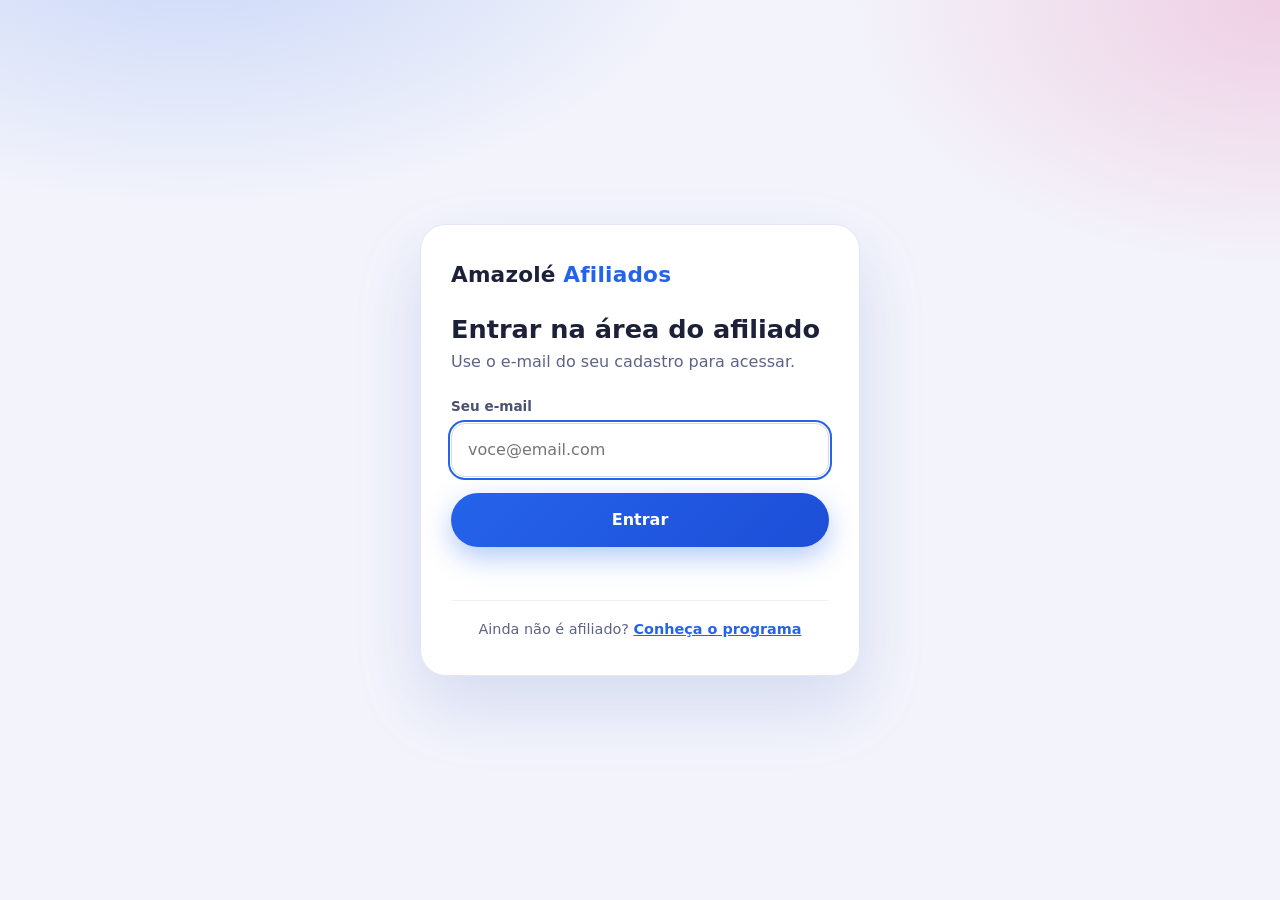
<file: entrar.html>
<!doctype html>
<html lang="pt-BR">
<head>
<meta charset="utf-8">
<meta name="viewport" content="width=device-width, initial-scale=1.0">
<title>Entrar — Afiliados Amazolé</title>
<meta name="description" content="Acesso da área do afiliado Amazolé.">
<meta name="robots" content="noindex">
<meta name="theme-color" content="#1e40af">
<style>
  :root{--azul:#2563eb;--rosa:#db2777;--texto:#1c2038;--muted:#5c6385;--linha:#d5d8ec;--verde:#22c55e}
  *{box-sizing:border-box;margin:0;padding:0}
  body{min-height:100vh;min-height:100dvh;font-family:system-ui,-apple-system,"Segoe UI",Roboto,sans-serif;color:var(--texto);line-height:1.5;
    background:radial-gradient(900px 500px at 15% -10%,rgba(37,99,235,.22),transparent 60%),radial-gradient(800px 500px at 100% 0%,rgba(219,39,119,.18),transparent 55%),#f3f4fb;
    display:grid;place-items:center;padding:20px}
  .card{width:min(440px,100%);background:#fff;border:1px solid #e4e6f3;border-radius:26px;padding:34px 30px;box-shadow:0 30px 70px rgba(30,64,175,.14)}
  .brand{font-weight:800;font-size:1.35rem;letter-spacing:.2px;margin-bottom:22px}
  .brand span{color:var(--azul)}
  h1{font-size:1.6rem;line-height:1.2;margin-bottom:6px}
  .sub{color:var(--muted);margin-bottom:22px}
  label{display:block;font-size:.85rem;font-weight:700;color:#4b5173;margin-bottom:6px}
  input{width:100%;padding:14px 16px;border-radius:14px;border:1px solid var(--linha);background:#f7f9ff;font:inherit;font-size:1rem;color:var(--texto)}
  input:focus{outline:2px solid var(--azul);outline-offset:1px;background:#fff}
  button.ent,a.go{display:block;width:100%;margin-top:16px;padding:15px 20px;border:0;border-radius:999px;font:inherit;font-weight:800;font-size:1rem;cursor:pointer;text-align:center;text-decoration:none;
    background:linear-gradient(135deg,var(--azul),#1d4ed8);color:#fff;box-shadow:0 10px 28px rgba(37,99,235,.35);transition:transform .15s}
  button.ent:hover,a.go:hover{transform:translateY(-2px)}
  button.ent:disabled{opacity:.6;cursor:default;transform:none}
  a.go.verde{background:linear-gradient(135deg,#22c55e,#16a34a);color:#052e16;box-shadow:0 10px 28px rgba(34,197,94,.35)}
  a.go.claro{background:#fff;color:var(--texto);border:1px solid var(--linha);box-shadow:none}
  .msg{margin-top:14px;font-size:.92rem;min-height:1.2em}
  .msg.err{color:#dc2626}.msg.ok{color:#15803d}
  .novo{display:none;margin-top:12px}
  .novo.on{display:block}
  .novo p{color:var(--muted);font-size:.92rem;text-align:center;margin-bottom:2px}
  .rodape{margin-top:22px;padding-top:18px;border-top:1px solid #eef0f8;text-align:center;font-size:.9rem;color:var(--muted)}
  .rodape a{color:var(--azul);font-weight:700}
  .continuar{display:none;margin-bottom:6px;padding:14px;border-radius:16px;background:#eef3ff;border:1px solid #d6e2f6;text-align:center}
  .continuar.on{display:block}
  .continuar small{display:block;color:var(--muted)}
  .continuar a.go{margin-top:10px}
  @media(max-width:480px){
    body{place-items:start center;padding:max(14px,env(safe-area-inset-top)) 14px max(14px,env(safe-area-inset-bottom));padding-top:max(5vh,14px)}
    .card{padding:26px 20px;border-radius:22px;box-shadow:0 18px 44px rgba(30,64,175,.14)}
    .brand{margin-bottom:18px}
    h1{font-size:1.4rem}
    .sub{margin-bottom:18px}
    input{padding:15px 16px;font-size:16px}
    button.ent,a.go{padding:16px 20px;min-height:52px}
    .rodape{margin-top:18px;padding-top:14px}
  }
  @media(max-height:560px){body{place-items:start center}}
  @media(max-width:340px){.card{padding:22px 16px}h1{font-size:1.25rem}}
</style>
</head>
<body>
<main class="card">
  <div class="brand">Amazolé <span>Afiliados</span></div>
  <h1>Entrar na área do afiliado</h1>
  <p class="sub">Use o e-mail do seu cadastro para acessar.</p>

  <div class="continuar" id="continuar">
    <small>Você já entrou como</small>
    <strong id="quem"></strong>
    <a class="go verde" href="/">Continuar para a área do afiliado</a>
  </div>

  <form id="f" autocomplete="on" novalidate>
    <label for="email">Seu e-mail</label>
    <input id="email" name="email" type="email" inputmode="email" autocomplete="email" autocapitalize="off" spellcheck="false" placeholder="voce@email.com" required autofocus>
    <button class="ent" id="btn" type="submit">Entrar</button>
    <div class="msg" id="msg" role="status" aria-live="polite"></div>
  </form>

  <div class="novo" id="novo">
    <p>Esse e-mail ainda não está cadastrado.</p>
    <a class="go verde" href="/">Quero ser afiliado</a>
  </div>

  <div class="rodape">Ainda não é afiliado? <a href="/">Conheça o programa</a></div>
</main>

<script>
(function () {
  var CHAVE = "amazole_afiliado_email";
  var f = document.getElementById("f"), campo = document.getElementById("email"),
      btn = document.getElementById("btn"), msg = document.getElementById("msg"),
      novo = document.getElementById("novo");

  function ler() { try { return localStorage.getItem(CHAVE) || ""; } catch (e) { return ""; } }
  function gravar(v) { try { localStorage.setItem(CHAVE, v); } catch (e) {} }
  function aviso(t, tipo) { msg.textContent = t || ""; msg.className = "msg" + (tipo ? " " + tipo : ""); }

  var salvo = ler();
  if (salvo) {
    document.getElementById("quem").textContent = salvo;
    document.getElementById("continuar").classList.add("on");
    campo.value = salvo;
  }

  f.addEventListener("submit", async function (e) {
    e.preventDefault();
    var valor = campo.value.trim().toLowerCase();
    novo.classList.remove("on");
    if (!/^[^\s@]+@[^\s@]+\.[^\s@]+$/.test(valor)) { aviso("Confira o e-mail e tente de novo.", "err"); campo.focus(); return; }
    btn.disabled = true; aviso("Entrando...");
    var r, j = {};
    try {
      r = await fetch("/api/?a=entrar", {
        method: "POST", credentials: "same-origin",
        headers: { "Content-Type": "application/json", "X-Requested-With": "fetch" },
        body: JSON.stringify({ email: valor, somente_existente: true })
      });
      try { j = await r.json(); } catch (x) {}
    } catch (x) { btn.disabled = false; aviso("Sem conexão. Verifique a internet e tente de novo.", "err"); return; }
    btn.disabled = false;
    if (r.ok && j.admin) { aviso("Enviamos um link de confirmação para o seu e-mail. Clique nele para entrar.", "ok"); return; }
    if (r.ok) { gravar(valor); aviso("Pronto! Abrindo a sua área...", "ok"); location.href = "/"; return; }
    if (r.status === 404 && j.erro === "nao_cadastrado") { aviso(""); novo.classList.add("on"); return; }
    if (r.status === 403 && j.erro === "bloqueado") { aviso("Este acesso está bloqueado. Fale com o suporte.", "err"); return; }
    if (r.status === 429) { aviso("Muitas tentativas. Aguarde alguns minutos e tente de novo.", "err"); return; }
    if (j.erro === "envio_falhou") { aviso("Não foi possível enviar o link agora. Tente de novo em alguns minutos.", "err"); return; }
    aviso("Não foi possível entrar agora. Tente de novo. (código: " + (r.status || "?") + (j.erro ? " · " + j.erro : "") + ")", "err");
  });
})();
</script>
</body>
</html>
</file>
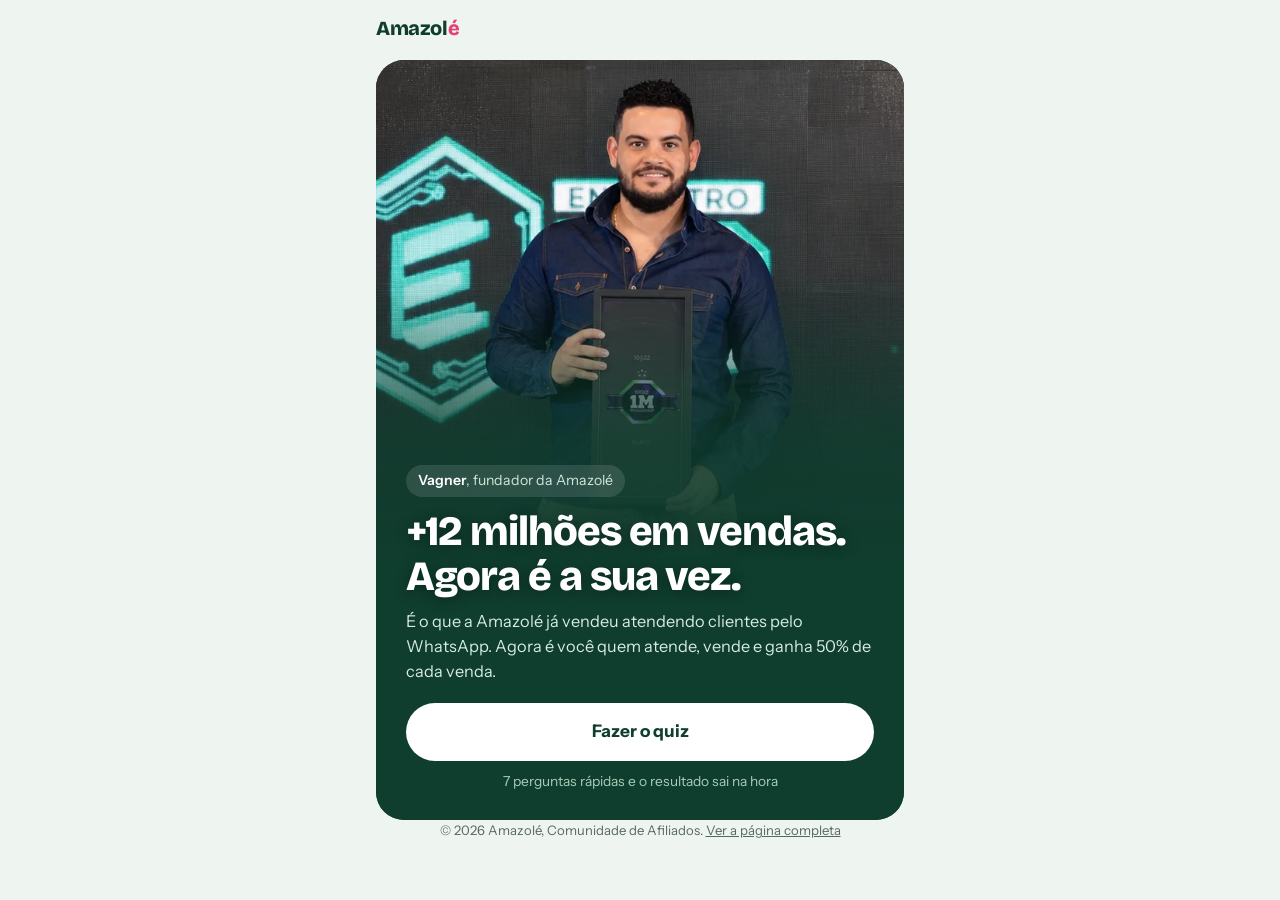
<file: quiz.html>
<!doctype html>
<html lang="pt-BR">
<head>
<meta charset="utf-8">
<meta name="viewport" content="width=device-width, initial-scale=1.0, viewport-fit=cover">
<title>Quiz Amazolé — Descubra seu perfil de consultor</title>
<meta name="description" content="Responda 7 perguntas rápidas e receba seu plano para começar a vender como afiliado Amazolé com 50% de comissão.">
<meta name="theme-color" content="#0f3d2e">
<link rel="preconnect" href="https://fonts.googleapis.com">
<link rel="preconnect" href="https://fonts.gstatic.com" crossorigin>
<link href="https://fonts.googleapis.com/css2?family=Bricolage+Grotesque:opsz,wght@12..96,600;12..96,700;12..96,800&family=Instrument+Sans:wght@400;500;600;700&display=swap" rel="stylesheet">
<link rel="preload" as="image" href="img/vagner-480.webp" type="image/webp">
<style>
  :root{
    --floresta:#0f3d2e;   /* estrutura, títulos, blocos escuros */
    --folha:#1d7a52;      /* seleção, confirmações */
    --broto:#d7efe1;      /* fundos de seleção */
    --nevoa:#eef5f0;      /* fundo da página */
    --papel:#ffffff;
    --pink:#e5407a;       /* só ação de compra */
    --pink-escuro:#c52c63;
    --sol:#ffcf5c;        /* destaques pontuais */
    --texto:#13271f;
    --suave:#56695f;
    --linha:#d5e3da;
    --r-grande:28px; --r-medio:18px; --r-pequeno:12px;
    --display:"Bricolage Grotesque",ui-sans-serif,system-ui,sans-serif;
    --corpo:"Instrument Sans",ui-sans-serif,system-ui,-apple-system,"Segoe UI",sans-serif;
  }
  *{box-sizing:border-box;margin:0;padding:0}
  html{-webkit-text-size-adjust:100%}
  body{font-family:var(--corpo);background:var(--nevoa);color:var(--texto);line-height:1.55;font-size:16px;min-height:100vh;-webkit-font-smoothing:antialiased}
  img,video{display:block;max-width:100%}
  a{color:inherit}
  button{font:inherit;color:inherit;cursor:pointer;background:none;border:0}
  :focus-visible{outline:3px solid var(--sol);outline-offset:3px;border-radius:6px}
  .wrap{max-width:560px;margin:0 auto;padding:0 16px}
  [hidden]{display:none!important}

  /* ---------- Topo ---------- */
  header{position:sticky;top:0;z-index:10;background:rgba(238,245,240,.92);backdrop-filter:blur(12px);-webkit-backdrop-filter:blur(12px)}
  .nav{display:flex;align-items:center;justify-content:space-between;height:56px}
  .marca{font-family:var(--display);font-weight:800;font-size:1.25rem;letter-spacing:-.02em;text-decoration:none;color:var(--floresta)}
  .marca i{font-style:normal;color:var(--pink)}
  .contador{font-size:.88rem;font-weight:600;color:var(--suave)}
  .segs{display:grid;grid-template-columns:repeat(7,1fr);gap:4px;padding:0 0 10px}
  .segs i{height:5px;border-radius:5px;background:var(--linha);transition:background .3s}
  .segs i.ok{background:var(--folha)}
  .segs i.agora{background:var(--floresta)}

  main{padding:8px 0 64px}
  .tela{display:none}
  .tela.on{display:block}
  .tela.on.anima{animation:entra .4s cubic-bezier(.2,.7,.2,1)}
  @keyframes entra{from{opacity:0;transform:translateY(12px)}to{opacity:1;transform:none}}

  h1,h2,h3{text-wrap:balance;font-family:var(--display);letter-spacing:-.025em;line-height:1.08;color:var(--floresta)}
  h1{font-size:clamp(1.85rem,7.8vw,2.6rem);font-weight:800}
  .capa h1{font-size:clamp(1.8rem,7.6vw,2.6rem)}
  h2{font-size:clamp(1.5rem,6.2vw,1.95rem);font-weight:700}
  h3{font-size:1.2rem;font-weight:700;line-height:1.2}
  p{max-width:62ch}

  /* ---------- Botões ---------- */
  .comprar,.seguir{display:flex;align-items:center;justify-content:center;gap:10px;width:100%;min-height:58px;padding:14px 22px;border-radius:999px;font-weight:700;font-size:1.08rem;text-align:center;text-decoration:none;transition:transform .15s ease,background .15s ease}
  .seguir{background:var(--floresta);color:#fff}
  .seguir:hover{background:#0a2e22}
  .comprar{background:var(--pink);color:#fff;box-shadow:0 10px 26px -8px rgba(229,64,122,.7)}
  .comprar:hover{background:var(--pink-escuro)}
  .comprar:active,.seguir:active{transform:scale(.98)}
  .nota{display:block;text-align:center;font-size:.86rem;color:var(--suave);margin-top:10px}

  /* ---------- Abertura ---------- */
  .capa{position:relative;overflow:hidden;display:flex;flex-direction:column;justify-content:flex-end;background:var(--floresta);color:#fff;border-radius:var(--r-grande);margin-top:4px;min-height:calc(100vh - 76px);min-height:min(calc(100svh - 76px),760px)}
  .capa-foto{position:absolute;left:0;top:0;z-index:0;width:100%;height:72%;object-fit:cover;object-position:50% 18%}
  .capa::before{content:"";position:absolute;inset:0;z-index:1;background:linear-gradient(180deg,rgba(15,61,46,0) 28%,rgba(15,61,46,.82) 50%,var(--floresta) 66%);pointer-events:none}
  .capa-txt{position:relative;z-index:2;padding:0 20px 20px}
  .capa h1{text-shadow:0 2px 14px rgba(0,0,0,.35)}
  .quem{display:inline-block;font-size:.88rem;color:#cfe8da;padding:5px 12px;border-radius:999px;background:rgba(255,255,255,.12);backdrop-filter:blur(6px);-webkit-backdrop-filter:blur(6px);margin-bottom:12px}
  .quem b{color:#fff;font-weight:600}
  .capa h1{color:#fff}
  .capa .sub{color:#d6ece0;font-size:1.02rem;margin:10px 0 18px}
  .capa .seguir{background:#fff;color:var(--floresta)}
  .capa .seguir:hover{background:var(--broto)}
  .capa .nota{color:#a9cdb9}

  .bloco{margin-top:40px}
  .bloco>h2{margin-bottom:16px}
  .foto-historia{border-radius:var(--r-grande);overflow:hidden;margin-bottom:20px;background:var(--broto)}
  .foto-historia img{width:100%;aspect-ratio:5/4;object-fit:cover;object-position:50% 22%}
  .trilha{list-style:none;counter-reset:t}
  .trilha li{position:relative;padding:0 0 22px 46px;counter-increment:t}
  .trilha li::before{content:counter(t);position:absolute;left:0;top:0;width:32px;height:32px;border-radius:50%;display:grid;place-items:center;background:var(--floresta);color:#fff;font-family:var(--display);font-weight:700;font-size:.95rem}
  .trilha li::after{content:"";position:absolute;left:15px;top:36px;bottom:4px;width:2px;background:var(--linha)}
  .trilha li:last-child{padding-bottom:0}
  .trilha li:last-child::after{display:none}
  .trilha li:last-child::before{background:var(--pink)}
  .trilha h3{margin:3px 0 4px}
  .trilha p{color:var(--suave)}
  .trilha strong{color:var(--texto)}

  .produtos{display:flex;gap:10px;overflow-x:auto;scroll-snap-type:x mandatory;margin:18px -16px 0;padding:0 16px 6px;scrollbar-width:none}
  .produtos::-webkit-scrollbar{display:none}
  .produtos figure{flex:none;width:118px;scroll-snap-align:start}
  .produtos img{width:118px;height:118px;object-fit:contain;border-radius:var(--r-medio);background:var(--papel);border:1px solid var(--linha)}
  .produtos figcaption{font-size:.8rem;color:var(--suave);margin-top:6px;line-height:1.3}
  .texto-marca{color:var(--suave);font-size:1.02rem}
  .texto-marca strong{color:var(--texto)}

  .fecho{margin-top:40px;padding:24px 20px;border-radius:var(--r-grande);background:var(--broto)}
  .fecho h2{margin-bottom:14px}
  .checks{list-style:none;display:grid;gap:8px;margin:0 0 20px}
  .checks li{display:flex;gap:10px;align-items:flex-start}
  .checks li::before{content:"";flex:none;width:20px;height:20px;margin-top:2px;border-radius:50%;background:var(--folha) url("data:image/svg+xml,%3Csvg xmlns='http://www.w3.org/2000/svg' viewBox='0 0 24 24'%3E%3Cpath fill='%23fff' d='m9.5 16.2-4-4 1.4-1.4 2.6 2.6 7-7 1.4 1.4z'/%3E%3C/svg%3E") center/16px no-repeat}

  /* ---------- Perguntas ---------- */
  .pergunta{padding-top:18px}
  .pergunta h2{margin-bottom:8px}
  .dica{color:var(--suave);margin-bottom:22px}
  .ops{display:grid;gap:10px}
  .ops.duas{grid-template-columns:1fr 1fr}
  .op{position:relative;display:flex;align-items:center;gap:14px;width:100%;min-height:68px;padding:14px 16px;text-align:left;border-radius:var(--r-medio);background:var(--papel);border:2px solid var(--linha);font-weight:600;font-size:1.02rem;line-height:1.3;transition:border-color .15s,background .15s,transform .15s}
  .op:hover{border-color:#a9c9b6}
  .op:active{transform:scale(.985)}
  .op .em{flex:none;width:44px;height:44px;border-radius:50%;display:grid;place-items:center;font-size:1.35rem;background:var(--nevoa)}
  .op.sel{border-color:var(--folha);background:#f4fbf7}
  .op.sel .em{background:var(--folha)}
  .op.sel::after{content:"";position:absolute;right:12px;top:12px;width:22px;height:22px;border-radius:50%;background:var(--folha) url("data:image/svg+xml,%3Csvg xmlns='http://www.w3.org/2000/svg' viewBox='0 0 24 24'%3E%3Cpath fill='%23fff' d='m9.5 16.2-4-4 1.4-1.4 2.6 2.6 7-7 1.4 1.4z'/%3E%3C/svg%3E") center/16px no-repeat}
  .ops.duas .op{flex-direction:column;align-items:flex-start;gap:10px;min-height:120px;padding:14px}
  .op.prod{padding:10px}
  .op.prod img{width:100%;aspect-ratio:1;object-fit:contain;border-radius:var(--r-pequeno);background:var(--nevoa)}
  .op.prod .em{width:100%;height:auto;aspect-ratio:1;border-radius:var(--r-pequeno);font-size:2.6rem}
  .op.prod.sel .em{background:var(--broto)}
  .op.premio img{background:#160d22;padding:8px;object-fit:contain}
  .op.premio .em{background:#160d22}
  .op.premio.sel .em{background:#2a1740}
  .retorno{display:flex;gap:10px;margin-top:16px;padding:14px 16px;border-radius:var(--r-medio);background:var(--floresta);color:#e4f3ea;font-size:.97rem;line-height:1.45}
  .retorno::before{content:"";flex:none;width:8px;border-radius:8px;background:var(--sol)}
  .retorno.on{animation:entra .3s ease}
  .voltar{margin-top:18px;padding:10px 2px;color:var(--suave);font-weight:600;font-size:.95rem}

  /* ---------- Carregando ---------- */
  .carregando{padding:60px 0 20px;text-align:center}
  .anel{width:64px;height:64px;margin:0 auto 22px;border-radius:50%;border:6px solid var(--broto);border-top-color:var(--folha);animation:gira .9s linear infinite}
  @keyframes gira{to{transform:rotate(360deg)}}
  .etapas{list-style:none;display:grid;gap:10px;max-width:300px;margin:22px auto 0;text-align:left}
  .etapas li{display:flex;gap:10px;align-items:center;color:var(--suave);opacity:.4;transition:opacity .3s}
  .etapas li::before{content:"";flex:none;width:20px;height:20px;border-radius:50%;border:2px solid var(--linha)}
  .etapas li.ok{opacity:1;color:var(--texto)}
  .etapas li.ok::before{border-color:var(--folha);background:var(--folha) url("data:image/svg+xml,%3Csvg xmlns='http://www.w3.org/2000/svg' viewBox='0 0 24 24'%3E%3Cpath fill='%23fff' d='m9.5 16.2-4-4 1.4-1.4 2.6 2.6 7-7 1.4 1.4z'/%3E%3C/svg%3E") center/14px no-repeat}

  /* ---------- Resultado ---------- */
  .perfil{background:var(--floresta);color:#fff;border-radius:var(--r-grande);padding:24px 20px;margin-top:6px}
  .perfil small{display:block;color:#a9cdb9;font-size:.95rem;margin-bottom:6px}
  .perfil h1{color:#fff;font-size:clamp(1.8rem,7.4vw,2.4rem)}
  .perfil>p{color:#d6ece0;margin-top:14px}
  .perfil>p strong{color:#fff}
  .resumo{list-style:none;display:grid;grid-template-columns:1fr 1fr;gap:8px;margin-top:16px}
  .resumo li{padding:10px 12px;border-radius:var(--r-pequeno);background:rgba(255,255,255,.08);font-size:.9rem;line-height:1.35;color:#fff}
  .perfil-cta{margin-top:18px;padding-top:18px;border-top:1px solid rgba(255,255,255,.14)}
  .perfil-preco{display:flex;align-items:baseline;gap:10px;margin-bottom:12px}
  .perfil-preco b{flex:none;white-space:nowrap;font-family:var(--display);font-size:2.4rem;font-weight:800;letter-spacing:-.03em;line-height:1;color:#fff}
  .perfil-preco span{color:#a9cdb9;font-size:.9rem;line-height:1.3}
  .bonus-linha{margin-top:12px;font-size:.9rem;color:#ffe7a3;line-height:1.4}
  .bonus-box{margin:-4px 0 18px;padding:14px 16px;border-radius:var(--r-medio);background:#fff8e1;border:1px dashed #e8c45a}
  .bonus-box b{display:block;color:#7a4f00;margin-bottom:2px}
  .bonus-box span{font-size:.93rem;color:#5c4a1c}
  .chat{border-radius:var(--r-grande);overflow:hidden;border:1px solid var(--linha);background:#efeae2}
  .chat-topo{display:flex;align-items:center;gap:10px;padding:12px 14px;background:#075e54;color:#fff}
  .chat-av{flex:none;width:36px;height:36px;border-radius:50%;display:grid;place-items:center;background:#25d366;color:#053d36;font-weight:700}
  .chat-topo b{display:block;line-height:1.2}
  .chat-topo small{font-size:.78rem;color:#cfe9e4}
  .chat-corpo{display:flex;flex-direction:column;gap:8px;padding:14px 12px 16px}
  .msg{max-width:82%;padding:8px 12px;border-radius:12px;font-size:.95rem;line-height:1.4;box-shadow:0 1px 0 rgba(0,0,0,.08)}
  .msg.ela{align-self:flex-start;background:#fff;border-top-left-radius:4px}
  .msg.voce{align-self:flex-end;background:#d9fdd3;border-top-right-radius:4px}
  .chat-fim{align-self:center;margin-top:4px;padding:6px 12px;border-radius:999px;background:var(--floresta);color:#fff;font-size:.85rem;font-weight:600}
  .faq{margin-top:28px}
  .faq h2{margin-bottom:12px}
  .faq details{border-bottom:1px solid var(--linha)}
  .faq summary{list-style:none;cursor:pointer;display:flex;justify-content:space-between;align-items:center;gap:12px;padding:16px 2px;font-weight:600;font-size:1.02rem}
  .faq summary::-webkit-details-marker{display:none}
  .faq summary::after{content:"+";flex:none;width:28px;height:28px;border-radius:50%;display:grid;place-items:center;background:var(--broto);color:var(--floresta);font-weight:700;font-size:1.1rem;transition:transform .2s}
  .faq details[open] summary::after{transform:rotate(45deg)}
  .faq details p{padding:0 2px 16px;color:var(--suave)}
  .resumo span{display:block;color:#a9cdb9;font-size:.78rem}

  .plano{list-style:none;counter-reset:p;display:grid;gap:12px}
  .plano li{counter-increment:p;display:flex;gap:14px;align-items:flex-start;padding:14px 16px;border-radius:var(--r-medio);background:var(--papel);border:1px solid var(--linha)}
  .plano li::before{content:counter(p);flex:none;width:30px;height:30px;border-radius:50%;display:grid;place-items:center;background:var(--broto);color:var(--floresta);font-family:var(--display);font-weight:800}
  .plano b{display:block;font-weight:700}
  .plano span{display:block;color:var(--suave);font-size:.95rem}

  .simulador{padding:20px;border-radius:var(--r-grande);background:var(--papel);border:1px solid var(--linha)}
  .simulador label{display:flex;justify-content:space-between;font-weight:600;margin-bottom:10px}
  .simulador input[type=range]{width:100%;accent-color:var(--folha);height:28px}
  .ganho{margin-top:14px;padding:16px;border-radius:var(--r-medio);background:var(--broto)}
  .ganho b{display:block;font-family:var(--display);font-size:2rem;font-weight:800;color:var(--floresta);letter-spacing:-.02em;line-height:1.1}
  .ganho span{font-size:.9rem;color:var(--suave)}
  .pe{font-size:.82rem;color:var(--suave);margin-top:10px}

  .video{position:relative;aspect-ratio:16/9;border-radius:var(--r-grande);overflow:hidden;background:#000}
  .video iframe{position:absolute;inset:0;width:100%;height:100%;border:0}
  .depos{display:grid;gap:10px}
  .depos blockquote{padding:16px 18px;border-radius:var(--r-medio);background:var(--papel);border:1px solid var(--linha)}
  .depos blockquote p{font-size:1rem}
  .depos cite{display:block;margin-top:8px;font-style:normal;font-weight:600;color:var(--suave);font-size:.9rem}
  .clips{display:flex;gap:10px;overflow-x:auto;scroll-snap-type:x mandatory;margin:0 -16px;padding:0 16px 6px;scrollbar-width:none}
  .clips::-webkit-scrollbar{display:none}
  .clips video{flex:none;width:150px;aspect-ratio:9/16;height:auto;object-fit:cover;border-radius:var(--r-medio);background:var(--floresta);scroll-snap-align:start}
  .sub-bloco{color:var(--suave);margin:-6px 0 16px}

  .fala{display:flex;gap:14px;align-items:flex-start;padding:18px;border-radius:var(--r-grande);background:var(--papel);border:1px solid var(--linha)}
  .fala img{flex:none;width:64px;height:64px;border-radius:50%;object-fit:cover;object-position:50% 18%}
  .fala p{font-size:1.02rem}
  .fala cite{display:block;font-style:normal;color:var(--suave);font-size:.9rem;margin-top:8px}

  .oferta{position:relative;padding:26px 20px 22px;border-radius:var(--r-grande);background:var(--papel);border:2px solid var(--floresta)}
  .oferta h2{margin-bottom:4px}
  .preco{display:flex;align-items:baseline;gap:10px;margin:12px 0 4px}
  .preco b{flex:none;white-space:nowrap;font-family:var(--display);font-size:3.2rem;font-weight:800;letter-spacing:-.04em;color:var(--floresta);line-height:1}
  .preco span{color:var(--suave);font-size:.95rem}
  .oferta .checks{margin:18px 0 22px}
  .seguro{display:grid;gap:6px;margin-top:16px;font-size:.88rem;color:var(--suave)}
  .seguro span::before{content:"✓ ";color:var(--folha);font-weight:700}
  .garantia{display:flex;gap:12px;align-items:center;margin-top:16px;padding:12px 14px;border-radius:var(--r-medio);background:#fff8e1;border:1px solid #f2dc9b;font-size:.93rem}
  .garantia b{font-family:var(--display);font-size:1.5rem;color:#8a5a00;line-height:1}
  .duvida{display:flex;align-items:center;justify-content:center;gap:10px;margin-top:12px;min-height:52px;border-radius:999px;border:2px solid var(--linha);font-weight:600;text-decoration:none;color:var(--floresta);background:var(--papel)}
  .duvida svg{width:22px;height:22px;fill:#1faa53}
  .refazer{display:block;margin:22px auto 0;color:var(--suave);font-size:.9rem;text-decoration:underline;text-underline-offset:3px}

  .barra-compra{position:fixed;left:0;right:0;bottom:0;z-index:20;padding:10px 16px calc(10px + env(safe-area-inset-bottom));background:rgba(255,255,255,.96);backdrop-filter:blur(10px);-webkit-backdrop-filter:blur(10px);border-top:1px solid var(--linha);transform:translateY(110%);visibility:hidden;transition:transform .25s ease,visibility 0s linear .25s}
  .barra-compra.on{transform:none;visibility:visible;transition:transform .25s ease}
  .barra-compra .wrap{display:flex;align-items:center;gap:12px;padding:0}
  .barra-compra .v{flex:none;line-height:1.15}
  .barra-compra .v b{display:block;font-family:var(--display);font-size:1.3rem;color:var(--floresta)}
  .barra-compra .v span{font-size:.75rem;color:var(--suave)}
  .barra-compra .comprar{min-height:50px;font-size:1rem;padding:10px 16px;box-shadow:none}

  footer{text-align:center;color:var(--suave);font-size:.82rem;padding:0 16px 40px}
  footer a{color:var(--suave)}

  @media (min-width:600px){
    .capa-txt{padding:0 30px 28px}
    .op{min-height:72px}
  }
  @media (max-height:680px){
    .capa-txt{padding:0 18px 16px}
    .capa h1{font-size:1.75rem}
    .capa .sub{margin:8px 0 14px;font-size:.96rem}
    .capa .seguir{min-height:52px}
    .capa .nota{margin-top:8px}
  }
  @media (max-height:600px){
    .quem{margin-bottom:8px}
    .capa h1{font-size:1.55rem}
    .capa .sub{font-size:.92rem}
    .capa .nota{display:none}
  }
  @media (max-width:360px){
    .ops.duas{grid-template-columns:1fr}
    .ops.duas .op{flex-direction:row;align-items:center;min-height:68px}
    .op.prod img,.op.prod .em{width:56px;height:56px;aspect-ratio:1}
    .op.premio img{padding:4px}
    .op.prod .em{font-size:1.5rem}
    .resumo li{font-size:.85rem;padding:9px 10px}
  }
  @media (prefers-reduced-motion:reduce){
    *,*::before,*::after{animation:none!important;transition:none!important}
  }
</style>
<!-- Meta Pixel -->
<script>
// PREÇO MOSTRADO NO QUIZ (o mesmo do checkout do botão final)
window.QUIZ_PRECO=57;
window.QUIZ_PIXEL='1002875375909644';

!function(f,b,e,v,n,t,s){if(f.fbq)return;n=f.fbq=function(){n.callMethod?n.callMethod.apply(n,arguments):n.queue.push(arguments)};if(!f._fbq)f._fbq=n;n.push=n;n.loaded=!0;n.version='2.0';n.queue=[];t=b.createElement(e);t.async=!0;t.src=v;s=b.getElementsByTagName(e)[0];s.parentNode.insertBefore(t,s)}(window,document,'script','https://connect.facebook.net/en_US/fbevents.js');
fbq('init',window.QUIZ_PIXEL);
fbq('track','PageView');
fbq('track','ViewContent',{content_name:'Quiz Comunidade Amazolé',content_category:'Quiz',currency:'BRL',value:window.QUIZ_PRECO});
document.addEventListener('click',function(e){
  var a=e.target.closest&&e.target.closest('[data-checkout]');
  if(a)fbq('track','InitiateCheckout',{content_name:'Comunidade Amazolé',currency:'BRL',value:window.QUIZ_PRECO,num_items:1});
},true);
</script>

</head>
<body>
<header>
  <div class="wrap">
    <div class="nav">
      <a class="marca" href="./">Amazol<i>é</i></a>
      <span class="contador" id="contador" aria-live="polite"></span>
    </div>
    <div class="segs" id="segs" aria-hidden="true" hidden><i></i><i></i><i></i><i></i><i></i><i></i><i></i></div>
  </div>
</header>

<main class="wrap">
  <!-- ===== ABERTURA ===== -->
  <section class="tela on" id="t-inicio">
    <div class="capa">
      <img class="capa-foto" src="img/vagner.webp" srcset="img/vagner-480.webp 480w, img/vagner.webp 680w" sizes="(max-width: 560px) 100vw, 528px" alt="Vagner, fundador da Amazolé, segurando a placa de premiação 1M" width="680" height="850" fetchpriority="high">
      <div class="capa-txt">
        <p class="quem"><b>Vagner</b>, fundador da Amazolé</p>
        <h1>+12 milhões em vendas. Agora é a sua vez.</h1>
        <p class="sub">É o que a Amazolé já vendeu atendendo clientes pelo WhatsApp. Agora é você quem atende, vende e ganha 50% de cada venda.</p>
        <button class="seguir" type="button" data-comecar>Fazer o quiz</button>
        <span class="nota">7 perguntas rápidas e o resultado sai na hora</span>
      </div>
    </div>
  </section>

  <!-- ===== PERGUNTA (montada pelo script) ===== -->
  <section class="tela pergunta" id="t-pergunta">
    <h2 id="q-titulo" tabindex="-1"></h2>
    <p class="dica" id="q-dica"></p>
    <div class="ops" id="q-ops" role="radiogroup"></div>
    <div class="retorno" id="q-retorno" role="status" hidden></div>
    <button class="voltar" type="button" id="btn-voltar">← Voltar</button>
  </section>

  <!-- ===== CARREGANDO ===== -->
  <section class="tela" id="t-load">
    <div class="carregando">
      <div class="anel" aria-hidden="true"></div>
      <h2>Montando o seu plano</h2>
      <ul class="etapas" id="etapas">
        <li>Analisando suas respostas</li>
        <li>Escolhendo o melhor produto para começar</li>
        <li>Separando os criativos prontos</li>
        <li>Montando o passo a passo</li>
      </ul>
    </div>
  </section>

  <!-- ===== RESULTADO ===== -->
  <section class="tela" id="t-resultado">
    <div class="perfil">
      <small id="r-ola" hidden></small>
      <h1 id="r-nome" tabindex="-1">Seu plano está pronto</h1>
      <ul class="resumo" id="r-resumo"></ul>
      <div class="perfil-cta">
        <div class="perfil-preco"><b data-preco>R$ 27</b><span>pagamento único, sem mensalidade</span></div>
        <a class="comprar" href="#" data-checkout id="r-cta-topo">Finalizar minha inscrição</a>
        <p class="bonus-linha">🎁 Finalize o pagamento em até 16 minutos e ganhe de bônus o Grupo de Criativos Novos no WhatsApp.</p>
      </div>
    </div>

    <section class="bloco" aria-labelledby="h-clips">
      <h2 id="h-clips">Criativos prontos para os seus anúncios</h2>
      <p class="sub-bloco">Vídeos reais da marca para atrair clientes até o seu WhatsApp.</p>
      <div class="clips" id="clips">
        <video data-src="media/conteudo/v1.mp4" poster="media/conteudo/v1.webp" muted loop playsinline preload="none" aria-label="Vídeo de conteúdo 1" width="150" height="267"></video>
        <video data-src="media/conteudo/v3.mp4" poster="media/conteudo/v3.webp" muted loop playsinline preload="none" aria-label="Vídeo de conteúdo 2" width="150" height="267"></video>
        <video data-src="media/conteudo/v4.mp4" poster="media/conteudo/v4.webp" muted loop playsinline preload="none" aria-label="Vídeo de conteúdo 3" width="150" height="267"></video>
        <video data-src="media/conteudo/v5.mp4" poster="media/conteudo/v5.webp" muted loop playsinline preload="none" aria-label="Vídeo de conteúdo 4" width="150" height="267"></video>
        <video data-src="media/conteudo/v6.mp4" poster="media/conteudo/v6.webp" muted loop playsinline preload="none" aria-label="Vídeo de conteúdo 5" width="150" height="267"></video>
      </div>
    </section>

    <section class="bloco" aria-labelledby="h-plano">
      <h2 id="h-plano">Seu plano para a primeira venda</h2>
      <ol class="plano" id="r-plano"></ol>
    </section>

    <section class="bloco" aria-labelledby="h-chat">
      <h2 id="h-chat">Como a venda acontece no WhatsApp</h2>
      <p class="sub-bloco">O anúncio leva o cliente até você. Você atende, agenda o pedido e ganha a sua comissão.</p>
      <div class="chat" role="img" aria-label="Exemplo de conversa de venda no WhatsApp">
        <div class="chat-topo"><span class="chat-av" aria-hidden="true">A</span><div><b>Ana</b><small>Exemplo de atendimento</small></div></div>
        <div class="chat-corpo">
          <p class="msg ela">Oi! Vi o anúncio do Esfoliante Clareador. Ainda tem?</p>
          <p class="msg voce">Oi, Ana! Tem sim, com estoque aqui no Brasil 😊 Quer que eu já agende o seu pedido?</p>
          <p class="msg ela">Quero! O que você precisa?</p>
          <p class="msg voce">Só o seu nome completo e o endereço com CEP. Já deixo tudo certinho por aqui.</p>
          <p class="chat-fim">✅ Pedido agendado. 50% dessa venda é sua.</p>
        </div>
      </div>
    </section>

    <section class="bloco" id="b-simulador" aria-labelledby="h-sim" hidden>
      <h2 id="h-sim">Quanto você pode ganhar</h2>
      <div class="simulador">
        <label for="sim-vendas"><span>Vendas por dia</span><span id="sim-n">2</span></label>
        <input type="range" id="sim-vendas" min="1" max="10" step="1" value="2">
        <div class="ganho" aria-live="polite"><b id="sim-valor"></b><span id="sim-txt"></span></div>
        <p class="pe" id="sim-pe"></p>
      </div>
    </section>

    <section class="bloco" id="b-video" aria-labelledby="h-video" hidden>
      <h2 id="h-video">Um recado meu para você</h2>
      <div class="video" id="r-video"></div>
    </section>

    <section class="bloco" id="b-depos" aria-labelledby="h-depos" hidden>
      <h2 id="h-depos">Quem já está vendendo</h2>
      <div class="depos" id="r-depos"></div>
    </section>

    <section class="bloco" id="b-historia" aria-labelledby="h-hist2">
      <h2 id="h-hist2">Quem está por trás da Amazolé</h2>
      <div class="fala">
        <img src="img/vagner-480.webp" alt="Vagner, fundador da Amazolé" width="64" height="64" loading="lazy">
        <div>
          <p>Criei a Amazolé há 4 anos para sair do CLT. Depois de muitos altos e baixos, a marca passou de 12 milhões em vendas pelo WhatsApp. Agora quero replicar com você tudo o que funcionou para mim.</p>
          <cite>Vagner, fundador da Amazolé</cite>
        </div>
      </div>
    </section>

    <section class="bloco" aria-labelledby="h-oferta">
      <div class="oferta" id="oferta">
        <h2 id="h-oferta">Tudo o que você recebe hoje</h2>
        <div class="preco"><b data-preco>R$ 27</b><span>pagamento único,<br>sem mensalidade</span></div>
        <ul class="checks">
          <li>50% de comissão em cada venda</li>
          <li>Funil de vendas validado, pronto para usar</li>
          <li>Cursos e treinamentos em vídeo</li>
          <li>Criativos, vídeos e páginas de venda prontos</li>
          <li>Produtos com estoque nacional para se afiliar</li>
          <li>Passo a passo para configurar o seu WhatsApp com IA</li>
          <li>Automação de WhatsApp e grupo da comunidade</li>
        </ul>
        <div class="bonus-box"><b>Bônus por tempo limitado</b><span>Finalizando o pagamento em até 16 minutos, você leva o Grupo de Criativos Novos no WhatsApp de graça.</span></div>
        <a class="comprar" href="#" data-checkout id="r-cta">Finalizar minha inscrição</a>
        <div class="seguro">
          <span>Pix com aprovação na hora</span>
          <span>Acesso liberado por e-mail logo após o pagamento</span>
          <span>Pagamento em ambiente seguro</span>
        </div>
        <div class="garantia" id="r-garantia" hidden><b id="r-gdias"></b><span>dias de garantia: se não gostar, devolvemos o seu dinheiro.</span></div>
      </div>
      <div class="faq" aria-labelledby="h-faq">
        <h2 id="h-faq">Perguntas frequentes</h2>
        <details><summary>Como eu vendo?</summary><p>Você anuncia com os criativos prontos, o cliente chama no seu WhatsApp e você atende e fecha a venda. Cada venda gera 50% de comissão para você.</p></details>
        <details><summary>Tem mensalidade?</summary><p>Não. Você paga <span data-preco-txt>R$ 27</span> uma vez só.</p></details>
        <details><summary>Como recebo o acesso?</summary><p>Logo após o pagamento, o acesso é liberado no seu e-mail. No Pix, a aprovação é na hora.</p></details>
        <details><summary>Preciso ter estoque ou loja?</summary><p>Não. Os produtos têm estoque nacional e são enviados do Brasil. Você só divulga com o seu link.</p></details>
        <details><summary>Nunca vendi nada. Serve para mim?</summary><p>Serve. Os cursos começam do primeiro passo e você recebe criativos, vídeos e páginas de venda prontos.</p></details>
        <details><summary>Quanto eu ganho por venda?</summary><p>50% de comissão em cada venda feita pela sua divulgação.</p></details>
        <details id="faq-garantia"><summary>E se eu não gostar?</summary><p>Você tem 7 dias de garantia. Se não gostar, devolvemos o seu dinheiro.</p></details>
      </div>
      <a class="duvida" id="r-whats" href="#" target="_blank" rel="noopener">
        <svg viewBox="0 0 24 24" aria-hidden="true"><path d="M12 2a10 10 0 0 0-8.6 15.1L2 22l5-1.3A10 10 0 1 0 12 2Zm0 18.2a8.2 8.2 0 0 1-4.2-1.2l-.3-.2-3 .8.8-2.9-.2-.3A8.2 8.2 0 1 1 12 20.2Zm4.5-6.1c-.2-.1-1.5-.7-1.7-.8-.2-.1-.4-.1-.6.1l-.8 1c-.1.2-.3.2-.5.1a6.7 6.7 0 0 1-3.3-2.9c-.2-.4.2-.4.7-1.2.1-.2 0-.3 0-.4l-.8-1.8c-.2-.5-.4-.4-.6-.4h-.5a1 1 0 0 0-.7.3 3 3 0 0 0-.9 2.2 5.2 5.2 0 0 0 1.1 2.7 11.8 11.8 0 0 0 4.5 4c1.7.7 2.3.8 3.2.6.5-.1 1.5-.6 1.7-1.2.2-.6.2-1.1.2-1.2-.1-.1-.3-.2-.5-.3Z"/></svg>
        Tirar uma dúvida no WhatsApp
      </a>
      <button class="refazer" type="button" id="btn-refazer">Refazer o quiz</button>
    </section>
  </section>
</main>

<div class="barra-compra" id="barra-compra" aria-hidden="true">
  <div class="wrap">
    <div class="v"><b data-preco>R$ 27</b><span>pagamento único</span></div>
    <a class="comprar" href="#" data-checkout tabindex="-1">Finalizar inscrição</a>
  </div>
</div>

<footer>© 2026 Amazolé, Comunidade de Afiliados. <a href="./">Ver a página completa</a></footer>

<script>
(function () {
  "use strict";

  // ===== CONFIGURAÇÕES =====
  var CONFIG = {
    checkout: "https://pagamentos.amazoleafiliados.com.br/",
    leadApi: "https://pagamento57.amazoleafiliados.com.br/api/lead.php",
    pixel: window.QUIZ_PIXEL,
    whatsapp: "5592985647581",
    // Simulador de ganhos: coloque o valor médio de comissão por venda em reais (ex.: 48.5).
    // Enquanto for 0, o simulador fica escondido.
    comissaoPorVenda: 0,
    // Dias de garantia (o mesmo do checkout). 0 esconde o selo.
    garantiaDias: 7,
    // LINK DO BOTÃO FINAL DO QUIZ. Preenchido, ele é usado sempre (o link do painel admin é ignorado no quiz).
    checkoutQuiz: "https://pagamento57.amazoleafiliados.com.br/"
  };

  // ===== AS 7 PERGUNTAS =====
  var PERGUNTAS = [
    { id: "objetivo", titulo: "O que você mais quer conquistar hoje?", dica: "Escolha a opção que mais combina com você.",
      ops: [
        { em: "💸", t: "Uma renda extra todo mês", fb: "Cada venda feita pela sua divulgação gera 50% de comissão para você." },
        { em: "🚪", t: "Sair do CLT", fb: "Foi exatamente assim que a Amazolé começou: o Vagner criou a marca para sair do CLT." },
        { em: "📈", t: "Somar a um negócio que já tenho", fb: "Você soma os produtos Amazolé ao que já vende, sem precisar de estoque." },
        { em: "🌱", t: "Começar do zero na internet", fb: "A comunidade tem implementação guiada para quem está começando." }
      ] },
    { id: "experiencia", titulo: "Você já vendeu alguma coisa pelo WhatsApp?", dica: "Não existe resposta errada.",
      ops: [
        { em: "🙋", t: "Nunca vendi nada", fb: "Você não precisa de experiência: os cursos começam do primeiro passo." },
        { em: "🤔", t: "Já tentei, mas não deu certo", fb: "Normalmente falta um funil testado. Na comunidade você usa o que já vendeu +12 milhões pelo WhatsApp." },
        { em: "🙂", t: "Vendo de vez em quando", fb: "Com criativos prontos você ganha frequência e vende mais." },
        { em: "🚀", t: "Já vendo com frequência", fb: "Você escala mais rápido com produtos que já têm prova de venda." }
      ] },
    { id: "whats", titulo: "Como você usa o WhatsApp hoje?", dica: "É por ele que os seus clientes vão chegar e comprar.",
      ops: [
        { em: "💬", t: "Já vendo pelo WhatsApp", fb: "Ótimo. Com os anúncios levando clientes até você e produtos validados, é atender e fechar." },
        { em: "💼", t: "Tenho WhatsApp Business", fb: "Perfeito: etiquetas e respostas rápidas ajudam a atender mais gente e vender mais." },
        { em: "🙂", t: "Uso só para conversar", fb: "Dá para começar com o seu próprio número. Na comunidade você aprende a atender e vender." },
        { em: "🤖", t: "Quero atender no automático", fb: "Você aprende a configurar o seu WhatsApp com IA para responder e conduzir o cliente até o pedido." }
      ] },
    { id: "tempo", titulo: "Quanto tempo por dia você pode dedicar?", dica: "Seja realista: isso entra no seu plano.",
      ops: [
        { em: "⏱️", t: "Menos de 1 hora", fb: "Dá para começar. Com tudo pronto, você só anuncia e atende no WhatsApp." },
        { em: "🕐", t: "De 1 a 2 horas", fb: "Tempo ótimo para atender os clientes no WhatsApp com calma e fechar vendas." },
        { em: "🕑", t: "De 2 a 4 horas", fb: "Com esse tempo você já consegue testar anúncios e escalar." },
        { em: "🔥", t: "Mais de 4 horas", fb: "Você tem tempo para tratar isso como um negócio de verdade." }
      ] },
    { id: "trava", titulo: "O que mais te impediu de vender até hoje?", dica: "Isso vai ser resolvido no seu plano.",
      ops: [
        { em: "📦", t: "Não ter produto ou estoque", fb: "Resolvido: os produtos têm estoque nacional e são enviados do Brasil." },
        { em: "💬", t: "Não saber o que responder ao cliente", fb: "Resolvido: nos treinamentos você aprende a atender e conduzir o cliente até a compra no WhatsApp." },
        { em: "🤝", t: "Não conseguir fechar a venda", fb: "Resolvido: o funil validado leva o cliente do anúncio até o pedido no seu WhatsApp." },
        { em: "🤖", t: "Não dar conta de atender todo mundo", fb: "Resolvido: a automação de WhatsApp com IA atende os clientes para você." }
      ] },
    { id: "premio", titulo: "Você sonha em ganhar uma placa de premiação da Amazolé?", dica: "Cada marco de comissões sacadas vira uma placa. Qual você quer conquistar?", duas: true, prod: true, escuro: true,
      ops: [
        { img: "img/premios/placa-10k.webp", t: "Sim! A placa 10K", fb: "R$ 10 mil em comissões sacadas: o primeiro grande marco de quem leva a sério." },
        { img: "img/premios/quadro-50k.webp", t: "Quero o quadro 50K", fb: "R$ 50 mil sacados: é aqui que a divulgação vira um negócio de verdade." },
        { img: "img/premios/quadro-100k.webp", t: "Vou buscar o 100K", fb: "R$ 100 mil sacados: o topo da jornada de um consultor Amazolé." },
        { em: "🏆", t: "Ainda não penso nisso", fb: "Tudo bem. Comece pela primeira venda: a primeira placa vem com o tempo." }
      ] },
    { id: "quando", titulo: "Com um funil pronto e 50% de comissão, quando você começaria?", dica: "Responda com sinceridade.",
      ops: [
        { em: "⚡", t: "Hoje mesmo", fb: "Essa é a atitude de quem faz a primeira venda rápido." },
        { em: "📅", t: "Ainda esta semana", fb: "Em poucos dias você já pode estar divulgando." },
        { em: "🗓️", t: "Ainda este mês", fb: "Quanto antes você entra, antes aprende o caminho." },
        { em: "👀", t: "Só quero conhecer por enquanto", fb: "Justo. Veja o seu resultado e decida com calma." }
      ] }
  ];

  var resp = new Array(PERGUNTAS.length), atual = 0, avancoTimer = null;
  var LEAD_ID = "", PERFIL = "", NOME = "";
  var PRECO = window.QUIZ_PRECO;
  document.querySelectorAll("[data-preco],[data-preco-txt]").forEach(function (e) { e.textContent = "R$ " + PRECO; });
  var $ = function (id) { return document.getElementById(id); };
  var ls = {
    get: function (k) { try { return localStorage.getItem("quiz_" + k); } catch (e) { return null; } },
    set: function (k, v) { try { localStorage.setItem("quiz_" + k, v); } catch (e) {} }
  };
  function px(nome, dados) { try { if (window.fbq) fbq("trackCustom", nome, dados || {}); } catch (e) {} }
  function digits(s) { return String(s || "").replace(/\D+/g, ""); }

  // ===== LINKS DO CHECKOUT (UTMs + origem + contato) =====
  function linkCheckout() {
    try {
      var u = new URL(CONFIG.checkoutQuiz || CONFIG.checkout), q = new URLSearchParams(location.search);
      ["utm_source","utm_medium","utm_campaign","utm_content","utm_term","utm_id","fbclid","gclid","ttclid"].forEach(function (k) {
        var v = q.get(k); if (v && !u.searchParams.has(k)) u.searchParams.set(k, v);
      });
      u.searchParams.set("src", "quiz");
      if (PERFIL) u.searchParams.set("sck", PERFIL);
      if (LEAD_ID) u.searchParams.set("lead", LEAD_ID); // abre o checkout já com nome e WhatsApp
      return u.toString();
    } catch (e) { return CONFIG.checkout; }
  }
  function aplicarCheckout() {
    if (!/^https:\/\//i.test(CONFIG.checkout)) return;
    var url = linkCheckout();
    document.querySelectorAll("[data-checkout]").forEach(function (a) { a.href = url; a.rel = "noopener"; });
  }
  function utmObj() {
    var o = {}, q = new URLSearchParams(location.search);
    ["utm_source","utm_medium","utm_campaign","utm_content","utm_term","utm_id","fbclid","gclid","ttclid"].forEach(function (k) { var v = q.get(k); if (v) o[k] = v.slice(0, 200); });
    o.src = "quiz"; if (PERFIL) o.sck = PERFIL;
    return o;
  }

  // ===== NAVEGAÇÃO =====
  function mostrar(id, foco) {
    document.querySelectorAll(".tela").forEach(function (t) {
      var on = t.id === id;
      t.classList.toggle("on", on);
      t.classList.toggle("anima", on);
    });
    window.scrollTo(0, 0);
    if (foco) { var f = $(foco); if (f) try { f.focus({ preventScroll: true }); } catch (e) {} }
    $("barra-compra").classList.remove("on");
  }
  function progresso(passo) {
    var segs = $("segs");
    segs.hidden = passo === null;
    if (passo === null) return;
    segs.querySelectorAll("i").forEach(function (s, i) {
      s.className = i < passo ? "ok" : i === passo ? "agora" : "";
    });
  }

  function montarPergunta() {
    clearTimeout(avancoTimer);
    var q = PERGUNTAS[atual];
    progresso(atual);
    $("contador").textContent = "Pergunta " + (atual + 1) + " de " + PERGUNTAS.length;
    $("q-titulo").textContent = q.titulo;
    $("q-dica").textContent = q.dica;
    var box = $("q-ops");
    box.className = "ops" + (q.duas ? " duas" : "");
    box.setAttribute("aria-label", q.titulo);
    box.innerHTML = "";
    q.ops.forEach(function (o, i) {
      var b = document.createElement("button");
      b.type = "button";
      b.className = "op" + (q.prod ? " prod" : "") + (q.escuro ? " premio" : "") + (resp[atual] === i ? " sel" : "");
      b.setAttribute("role", "radio");
      b.setAttribute("aria-checked", resp[atual] === i ? "true" : "false");
      if (o.img) {
        var im = document.createElement("img");
        im.src = o.img; im.alt = ""; im.width = 140; im.height = 140; im.loading = "lazy";
        b.appendChild(im);
      } else {
        var em = document.createElement("span");
        em.className = "em"; em.setAttribute("aria-hidden", "true"); em.textContent = o.em;
        b.appendChild(em);
      }
      var tx = document.createElement("span"); tx.textContent = o.t;
      b.appendChild(tx);
      b.addEventListener("click", function () { escolher(i); });
      box.appendChild(b);
    });
    var r = $("q-retorno");
    r.hidden = true; r.textContent = "";
    mostrar("t-pergunta", "q-titulo");
  }

  // Avança sozinho: mostra o retorno por um instante e vai para a próxima
  function escolher(i) {
    clearTimeout(avancoTimer);
    resp[atual] = i;
    var q = PERGUNTAS[atual];
    $("q-ops").querySelectorAll(".op").forEach(function (b, k) {
      b.classList.toggle("sel", k === i);
      b.setAttribute("aria-checked", k === i ? "true" : "false");
    });
    var r = $("q-retorno");
    r.textContent = q.ops[i].fb;
    r.hidden = false; r.classList.remove("on"); void r.offsetWidth; r.classList.add("on");
    progresso(atual + 1);
    px("QuizPasso", { passo: atual + 1, pergunta: q.id, resposta: q.ops[i].t });
    var este = atual;
    avancoTimer = setTimeout(function () {
      if (atual !== este) return;
      if (atual < PERGUNTAS.length - 1) { atual++; montarPergunta(); }
      else carregar();
    }, 1300);
  }
  function voltar() {
    clearTimeout(avancoTimer);
    if (atual > 0) { atual--; montarPergunta(); }
    else inicio();
  }
  function inicio() {
    clearTimeout(avancoTimer);
    progresso(null);
    $("contador").textContent = "";
    mostrar("t-inicio");
  }

  // ===== CARREGANDO =====
  function carregar() {
    progresso(null);
    $("contador").textContent = "";
    mostrar("t-load");
    var itens = $("etapas").querySelectorAll("li"), k = 0;
    itens.forEach(function (li) { li.classList.remove("ok"); });
    var tm = setInterval(function () {
      if (k < itens.length) { itens[k].classList.add("ok"); k++; }
      else { clearInterval(tm); resultado(); }
    }, 600);
  }

  function txt(id) { var i = PERGUNTAS.findIndex(function (q) { return q.id === id; }); return PERGUNTAS[i].ops[resp[i]].t; }
  function idx(id) { var i = PERGUNTAS.findIndex(function (q) { return q.id === id; }); return resp[i]; }
  function el(tag, cls, texto) { var e = document.createElement(tag); if (cls) e.className = cls; if (texto != null) e.textContent = texto; return e; }

  // ===== RESULTADO =====
  function resultado() {
    var exp = idx("experiencia"), tempo = idx("tempo"), quando = idx("quando");
    var nome, texto;
    if (exp >= 2 && tempo >= 1) {
      PERFIL = "acelerado"; nome = "Consultor acelerado 🚀";
      texto = "Você já tem prática com vendas e tempo para se dedicar. Com produtos validados e criativos prontos, você pode <strong>escalar rápido</strong> e transformar a comissão de 50% em uma renda de verdade.";
    } else if (exp === 1) {
      PERFIL = "virar-jogo"; nome = "Pronto para virar o jogo 🔄";
      texto = "Você já tentou antes, e o que faltou foi <strong>um caminho testado</strong>. Na comunidade você não monta nada do zero: usa o funil que já gerou <strong>+12 milhões em vendas</strong>.";
    } else {
      PERFIL = "iniciante"; nome = "Iniciante com potencial 🌱";
      texto = "Você está começando, e isso é bom: vai aprender do jeito certo desde o início. Com a <strong>implementação guiada</strong> e tudo pronto para usar, a primeira venda fica muito mais perto.";
    }
    $("r-ola").textContent = NOME ? NOME.split(" ")[0] + "," : "";
    $("r-ola").hidden = !NOME;

    var ip = idx("premio");
    var META = ["Placa 10K", "Quadro 50K", "Quadro 100K", "Primeira venda"][ip];
    var ul = $("r-resumo"); ul.innerHTML = "";
    [["Objetivo", txt("objetivo")], ["Seu WhatsApp", txt("whats")], ["Trava resolvida", txt("trava")], ["Meta", META]].forEach(function (r) {
      var li = el("li"); li.appendChild(el("span", "", r[0])); li.appendChild(document.createTextNode(r[1])); ul.appendChild(li);
    });

    var plano = [
      ["Entre na comunidade", "Pagamento único de R$ " + PRECO + " e acesso liberado no seu e-mail."],
      ["Escolha o seu primeiro produto", "Veja todos os produtos na comunidade, afilie-se e pegue o seu link de venda, com estoque nacional."],
      ["Receba clientes no seu WhatsApp", "Use os criativos prontos nos anúncios: quem se interessa chama direto no seu WhatsApp."],
      ["Atenda e feche a venda", "Siga o passo a passo da comunidade ou deixe a automação com IA atender por você" + (tempo === 0 ? ", mesmo com menos de 1 hora por dia." : ".")],
      [ip < 3 ? "Receba 50% e conquiste " + ["a placa 10K", "o quadro 50K", "o quadro 100K"][ip] : "Receba 50% de comissão", "Cada venda fechada no seu WhatsApp vira 50% de comissão para você." + (ip < 3 ? " Cada saque te aproxima da sua premiação." : "")]
    ];
    var ol = $("r-plano"); ol.innerHTML = "";
    plano.forEach(function (p) { var li = el("li"), d = el("div"); d.appendChild(el("b", "", p[0])); d.appendChild(el("span", "", p[1])); li.appendChild(d); ol.appendChild(li); });

    $("r-whats").href = "https://wa.me/" + CONFIG.whatsapp + "?text=" + encodeURIComponent("Olá! Fiz o quiz da Amazolé e tenho uma dúvida sobre a comunidade.");
    if (CONFIG.garantiaDias > 0) { $("r-garantia").hidden = false; $("r-gdias").textContent = CONFIG.garantiaDias; }

    aplicarCheckout();
    $("contador").textContent = "Seu resultado";
    mostrar("t-resultado", "r-nome");
    iniciarClips();

    var dados = { preco: PRECO, perfil: PERFIL };
    PERGUNTAS.forEach(function (q, i) { dados[q.id] = q.ops[resp[i]].t; });
    px("QuizConcluido", dados);
    try { if (window.fbq) fbq("track", "Lead", { content_name: "Quiz Comunidade Amazolé", currency: "BRL", value: window.QUIZ_PRECO }); } catch (e) {}
  }

  // ===== SIMULADOR =====
  function brl(v) { return v.toLocaleString("pt-BR", { style: "currency", currency: "BRL", maximumFractionDigits: 0 }); }
  function simular() {
    var n = +$("sim-vendas").value;
    $("sim-n").textContent = n;
    $("sim-valor").textContent = brl(n * 30 * CONFIG.comissaoPorVenda);
    $("sim-txt").textContent = "por mês em comissão, com " + n + (n === 1 ? " venda" : " vendas") + " por dia";
  }
  if (CONFIG.comissaoPorVenda > 0) {
    $("b-simulador").hidden = false;
    $("sim-pe").textContent = "Cálculo com comissão média de " + CONFIG.comissaoPorVenda.toLocaleString("pt-BR", { style: "currency", currency: "BRL" }) + " por venda e 30 dias. É uma simulação, não uma promessa de resultado.";
    $("sim-vendas").addEventListener("input", simular);
    simular();
  }

  // ===== VÍDEOS DE CONTEÚDO: só tocam quando aparecem na tela =====
  var clipsOk = false;
  function iniciarClips() {
    if (clipsOk) return; clipsOk = true;
    var vids = document.querySelectorAll("#clips video");
    var calmo = window.matchMedia("(prefers-reduced-motion: reduce)").matches;
    if (!("IntersectionObserver" in window) || calmo) return;
    var obs = new IntersectionObserver(function (ents) {
      ents.forEach(function (e) {
        var v = e.target;
        if (e.isIntersecting) { if (!v.src) v.src = v.dataset.src; var p = v.play(); if (p && p.catch) p.catch(function () {}); }
        else v.pause();
      });
    }, { threshold: 0.5 });
    vids.forEach(function (v) { obs.observe(v); });
  }

  // ===== BARRA FIXA DE COMPRA: aparece no resultado sempre que nenhum botão de pagar está na tela =====
  if ("IntersectionObserver" in window) {
    var visiveis = {};
    var obsCta = new IntersectionObserver(function (ents) {
      ents.forEach(function (e) { visiveis[e.target.id] = e.isIntersecting; });
      var tela = $("t-resultado").classList.contains("on");
      var algum = Object.keys(visiveis).some(function (k) { return visiveis[k]; });
      var on = tela && !algum;
      $("barra-compra").classList.toggle("on", on);
      $("barra-compra").setAttribute("aria-hidden", on ? "false" : "true");
    });
    obsCta.observe($("r-cta-topo")); obsCta.observe($("r-cta"));
  }

  // ===== VÍDEO E DEPOIMENTOS DO PAINEL ADMIN =====
  function montarProva(d) {
    if (/^[\w-]{11}$/.test(d.video_id || "")) {
      $("b-video").hidden = false;
      $("r-video").innerHTML = '<iframe src="https://www.youtube.com/embed/' + encodeURIComponent(d.video_id) + '?rel=0" title="Recado do Vagner" allow="accelerometer; autoplay; clipboard-write; encrypted-media; gyroscope; picture-in-picture" allowfullscreen loading="lazy"></iframe>';
    }
    var deps = Array.isArray(d.depoimentos) ? d.depoimentos.filter(function (x) { return x && x.texto; }) : [];
    if (deps.length) {
      var box = $("r-depos"); box.innerHTML = "";
      deps.slice(0, 3).forEach(function (x) {
        var q = el("blockquote"); q.appendChild(el("p", "", "“" + x.texto + "”"));
        if (x.autor) q.appendChild(el("cite", "", x.autor));
        box.appendChild(q);
      });
      $("b-depos").hidden = false;
    }
  }

  // ===== EVENTOS =====
  document.querySelectorAll("[data-comecar]").forEach(function (b) {
    b.addEventListener("click", function () { atual = 0; px("QuizInicio", { preco: PRECO }); montarPergunta(); });
  });
  $("btn-voltar").addEventListener("click", voltar);
  $("btn-refazer").addEventListener("click", function () { resp = new Array(PERGUNTAS.length); atual = 0; PERFIL = ""; inicio(); });
  document.addEventListener("click", function (e) {
    var a = e.target.closest && e.target.closest("[data-checkout]");
    if (a && a.getAttribute("href") === "#") e.preventDefault();
  });

  aplicarCheckout();
  fetch("/api/?a=site_publico", { credentials: "same-origin" })
    .then(function (r) { return r.ok ? r.json() : null; })
    .then(function (j) {
      var d = j && (j.data || j);
      if (!d) return;
      if (!CONFIG.checkoutQuiz && /^https:\/\//i.test(d.checkout_url || "")) { CONFIG.checkout = d.checkout_url; aplicarCheckout(); }
      montarProva(d);
    })
    .catch(function () {});
})();
</script>
</body>
</html>
</file>
<file: cursos.css>
/* Cursos: visual estilo streaming (afiliado) e cadastro (admin) */
#app .main.dark{background:radial-gradient(1200px 600px at 85% -10%,rgba(236,72,153,.16),transparent 60%),radial-gradient(900px 500px at 0% 0%,rgba(37,99,235,.22),transparent 55%),#0a0c18}
#app .main.dark .main-head{background:transparent}
#app .main.dark .main-head h1{color:#fff}
#app .main.dark .main-head p{color:#9aa3c7}
.main-body.netflix{display:block;padding:0 32px 64px}
.nf-aviso{margin:24px 0;padding:28px;border-radius:18px;background:rgba(255,255,255,.05);border:1px solid rgba(255,255,255,.08);color:#c9cfe8;text-align:center}

/* destaque */
.nf-hero{position:relative;min-height:440px;border-radius:26px;overflow:hidden;background:#12152a;display:flex;align-items:flex-end;margin-bottom:36px;box-shadow:0 30px 70px rgba(0,0,0,.5),0 0 0 1px rgba(255,255,255,.07)}
.nf-hero-img{position:absolute;inset:0}
.nf-hero-img img{width:100%;height:100%;object-fit:cover;display:block;transform:scale(1.03)}
.nf-hero::after{content:"";position:absolute;inset:0;background:linear-gradient(90deg,rgba(10,12,24,.96) 0%,rgba(10,12,24,.6) 50%,rgba(10,12,24,.05) 100%),linear-gradient(0deg,#0a0c18 0%,transparent 40%)}
.nf-hero-txt{position:relative;z-index:1;padding:44px;max-width:620px;color:#fff}
.nf-tag{display:inline-block;font-size:.72rem;font-weight:800;letter-spacing:.14em;color:#fff;background:linear-gradient(135deg,#2563eb,#db2777);padding:6px 12px;border-radius:999px;margin-bottom:14px}
.nf-hero-txt h2{font-size:clamp(1.8rem,4.6vw,3rem);line-height:1.05;letter-spacing:-.02em;margin-bottom:12px;text-align:left}
.nf-chips{display:flex;flex-wrap:wrap;gap:8px;margin-bottom:14px}
.nf-chip{font-size:.78rem;font-weight:700;color:#e4e8ff;background:rgba(255,255,255,.12);backdrop-filter:blur(6px);border:1px solid rgba(255,255,255,.16);padding:5px 11px;border-radius:999px}
.nf-chip.ok{background:rgba(34,197,94,.2);border-color:rgba(34,197,94,.45);color:#bbf7d0}
.nf-hero-txt p{color:#d3d8f0;font-size:1.02rem;margin-bottom:18px;display:-webkit-box;-webkit-line-clamp:3;-webkit-box-orient:vertical;overflow:hidden}

.nf-btns{display:flex;flex-wrap:wrap;gap:12px;margin-top:16px}
.nf-play,.nf-info,.nf-voltar{border:0;border-radius:999px;font:inherit;font-weight:800;padding:13px 26px;cursor:pointer;text-decoration:none;display:inline-block;transition:transform .15s,box-shadow .15s,background .15s}
.nf-play{background:linear-gradient(135deg,#22c55e,#16a34a);color:#052e16;box-shadow:0 10px 30px rgba(34,197,94,.35)}
.nf-play:hover{transform:translateY(-2px);box-shadow:0 14px 36px rgba(34,197,94,.5)}
.nf-info{background:rgba(255,255,255,.14);color:#fff;border:1px solid rgba(255,255,255,.22);backdrop-filter:blur(6px)}
.nf-info:hover{background:rgba(255,255,255,.24)}
.nf-voltar{background:rgba(255,255,255,.08);color:#d7dcf5;padding:9px 18px;margin-bottom:16px;font-size:.9rem}
.nf-voltar:hover{background:rgba(255,255,255,.16);color:#fff}

/* fileiras */
.nf-row,.nf-hero{padding:0}
.nf-row{margin-bottom:30px}
.nf-row-cab{display:flex;align-items:center;justify-content:space-between;margin-bottom:12px}
.nf-row h3{color:#fff;font-size:1.25rem;letter-spacing:-.01em;display:flex;align-items:center;gap:10px}
.nf-row h3::before{content:"";width:4px;height:20px;border-radius:4px;background:linear-gradient(180deg,#2563eb,#db2777)}
.nf-track{display:grid;grid-template-columns:repeat(auto-fill,minmax(190px,1fr));gap:18px;padding:6px 0 8px}
.nf-card{position:relative;width:100%;min-width:0;border:1px solid rgba(255,255,255,.1);padding:0;background:#12152a;color:#fff;border-radius:20px;overflow:hidden;cursor:pointer;text-align:left;font:inherit;transition:transform .25s,box-shadow .25s,border-color .25s}
.nf-card:hover,.nf-card:focus-visible{transform:translateY(-6px);border-color:rgba(236,72,153,.7);box-shadow:0 22px 50px rgba(0,0,0,.55),0 0 0 1px rgba(236,72,153,.4);outline:0}
.nf-card-img{position:relative;aspect-ratio:3/4;background:#1a1e38;overflow:hidden}
.nf-card-img img{width:100%;height:100%;object-fit:cover;display:block;transition:transform .4s}
.nf-card:hover .nf-card-img img{transform:scale(1.06)}
.nf-card-img::after{content:"";position:absolute;inset:0;background:linear-gradient(0deg,rgba(10,12,24,.92) 0%,rgba(10,12,24,.35) 38%,transparent 62%)}
.nf-badge{position:absolute;z-index:2;left:10px;top:10px;font-size:.72rem;font-weight:800;background:rgba(10,12,24,.75);backdrop-filter:blur(6px);color:#fff;padding:4px 10px;border-radius:999px}
.nf-badge.ok{left:auto;right:10px;background:rgba(22,163,74,.92)}
.nf-playico{position:absolute;z-index:2;right:12px;top:50%;margin-top:-26px;width:52px;height:52px;border-radius:50%;background:rgba(255,255,255,.95);color:#111;display:grid;place-items:center;font-size:1.1rem;padding-left:3px;opacity:0;transform:scale(.8);transition:.25s}
.nf-card:hover .nf-playico,.nf-card:focus-visible .nf-playico{opacity:1;transform:scale(1)}
.nf-card-t{position:absolute;z-index:3;left:0;right:0;bottom:0;padding:14px 14px 16px;display:flex;flex-direction:column;gap:3px}
.nf-card-t strong{font-size:1.02rem;line-height:1.2;text-shadow:0 2px 10px rgba(0,0,0,.6);display:-webkit-box;-webkit-line-clamp:3;-webkit-box-orient:vertical;overflow:hidden}
.nf-card-t span{font-size:.78rem;color:#c3caea}
.nf-card .nf-prog{position:absolute;z-index:4;left:0;right:0;bottom:0}
.nf-prog{height:4px;background:rgba(255,255,255,.12)}
.nf-prog span{display:block;height:100%;background:linear-gradient(90deg,#2563eb,#db2777);border-radius:0 4px 4px 0}
.sem-capa{background:linear-gradient(135deg,#1e40af,#2563eb 55%,#db2777)!important;position:relative}
.sem-capa::before{content:"▶";position:absolute;inset:0;display:grid;place-items:center;color:rgba(255,255,255,.55);font-size:2.4rem;z-index:1}
.nf-hero-img.sem-capa::before{display:none}
.nf-card-img.sem-capa::before{display:none}

/* aula */
.nf-curso{color:#fff}
.nf-grid{display:grid;grid-template-columns:minmax(0,1fr) 360px;gap:26px;align-items:start}
.nf-curso-nome{color:#9aa3c7;font-size:.85rem;font-weight:700;letter-spacing:.06em;text-transform:uppercase;margin-bottom:10px}
.nf-player{position:relative;aspect-ratio:16/9;background:#000;border-radius:20px;overflow:hidden;display:grid;place-items:center;box-shadow:0 26px 60px rgba(0,0,0,.55),0 0 0 1px rgba(255,255,255,.08)}
.nf-player iframe,.nf-player video{position:absolute;inset:0;width:100%;height:100%;border:0}
.nf-sem-video{color:#9aa3c7}
.nf-aula-t{font-size:1.6rem;letter-spacing:-.01em;margin:20px 0 6px}
.nf-meta{color:#9aa3c7;font-size:.85rem}
.nf-desc{color:#d3d8f0;margin-top:12px;white-space:pre-line;line-height:1.6}
.nf-side{background:rgba(255,255,255,.04);border:1px solid rgba(255,255,255,.08);border-radius:20px;padding:16px;max-height:82vh;overflow-y:auto;position:sticky;top:12px;scrollbar-width:thin}
.nf-side h3{margin-bottom:2px;font-size:1.1rem}
.nf-prog.big{height:5px;border-radius:5px;margin:10px 0 4px;overflow:hidden}
.nf-aulas{display:flex;flex-direction:column;gap:6px;margin-top:12px}
.nf-aula{display:flex;gap:12px;align-items:flex-start;text-align:left;border:0;background:transparent;color:#fff;border-radius:14px;padding:8px;cursor:pointer;font:inherit;transition:background .15s}
.nf-aula:hover{background:rgba(255,255,255,.08)}
.nf-aula.on{background:linear-gradient(135deg,rgba(37,99,235,.35),rgba(219,39,119,.28))}
.nf-th{position:relative;flex:none;width:150px;aspect-ratio:16/9;border-radius:10px;overflow:hidden;background:#1a1e38;display:block}
.nf-th img{width:100%;height:100%;object-fit:cover;display:block}
.nf-th.sem-capa::before{display:none}
.nf-th-n{position:absolute;left:6px;top:6px;min-width:22px;height:22px;padding:0 6px;border-radius:7px;background:rgba(10,12,24,.75);font-size:.72rem;font-weight:800;display:grid;place-items:center}
.nf-dur{position:absolute;right:6px;bottom:6px;background:rgba(0,0,0,.82);font-size:.72rem;font-weight:700;padding:2px 6px;border-radius:6px}
.nf-ok{position:absolute;right:6px;top:6px;width:22px;height:22px;border-radius:50%;background:#16a34a;display:grid;place-items:center;font-size:.75rem;font-weight:800}
.nf-aula.vista .nf-th img{opacity:.6}
.nf-aula.on .nf-th{box-shadow:0 0 0 2px #ec4899}
.nf-at{display:flex;flex-direction:column;min-width:0;gap:4px;padding-top:2px}
.nf-at strong{font-size:.92rem;line-height:1.3;display:-webkit-box;-webkit-line-clamp:3;-webkit-box-orient:vertical;overflow:hidden}
.nf-at small{color:#98a1c7;font-size:.78rem}
.nf-aula.on .nf-at small{color:#fbcfe8;font-weight:700}
@media(max-width:860px){.nf-grid{grid-template-columns:1fr}.nf-side{max-height:none;position:static}.nf-hero{min-height:380px}}

/* ===== admin ===== */
.ad-lista{display:flex;flex-direction:column;gap:12px;margin-top:8px}
.ad-curso{background:#fff;border:1px solid #e4e6f3;border-radius:16px;overflow:hidden}
.ad-head{display:flex;gap:14px;align-items:center;padding:12px;flex-wrap:wrap}
.ad-thumb{flex:none;width:128px;aspect-ratio:16/9;border-radius:8px;overflow:hidden;background:#e4e6f3}
.ad-thumb img{width:100%;height:100%;object-fit:cover;display:block}
.ad-info{flex:1;min-width:180px;color:#1c2038}
.ad-meta{display:flex;flex-wrap:wrap;gap:6px;align-items:center;color:#6b7194;font-size:.82rem;margin-top:4px}
.ad-selo{font-size:.72rem;font-weight:700;padding:2px 8px;border-radius:99px;background:#eef0f8;color:#4b5173}
.ad-selo.ok{background:#dcfce7;color:#166534}
.ad-selo.rasc{background:#fef3c7;color:#92400e}
.ad-selo.dest{background:#fce7f3;color:#9d174d}
.ad-acoes{display:flex;flex-wrap:wrap;gap:2px;align-items:center}
.ad-acoes .lnk{border:0;background:transparent;color:#3b6cf6;font:inherit;font-weight:600;cursor:pointer;padding:6px 8px}
.ad-acoes .lnk.del{color:#dc2626}
.ad-acoes .lnk:disabled{opacity:.3;cursor:default}
.ad-aulas{border-top:1px solid #eef0f8;background:#f8f9fd;padding:12px}
.ad-aulas-topo{display:flex;justify-content:space-between;align-items:center;gap:10px;margin-bottom:8px;color:#1c2038}
.ad-aula{display:flex;gap:12px;align-items:center;padding:8px 6px;border-bottom:1px solid #eef0f8;flex-wrap:wrap}
.ad-aula:last-child{border-bottom:0}
.ad-num{flex:none;width:26px;height:26px;border-radius:50%;background:#e4e6f3;color:#1c2038;display:grid;place-items:center;font-size:.8rem;font-weight:700}
.ad-at{flex:1;min-width:160px;color:#1c2038}
.abtn.peq{padding:6px 12px;font-size:.85rem}
dialog input[type=checkbox]{width:auto;margin-right:8px}
dialog .chk{display:flex;align-items:center;color:var(--text);margin-top:14px;font-size:.92rem}
.nf-curso h2,.nf-curso h3{text-align:left}

@media(max-width:760px){
  .main-body.netflix{padding:0 14px 40px}
  .nf-hero{min-height:360px;border-radius:20px}
  .nf-hero-txt{padding:22px}
  .nf-track{grid-template-columns:repeat(2,minmax(0,1fr));gap:12px}
  .nf-card{border-radius:20px}
  .nf-card-t{padding:10px 10px 14px}
  .nf-card-t strong{font-size:.92rem}
  .nf-playico{display:none}
  .nf-row{margin-bottom:22px}
  .nf-hero{margin-bottom:26px}
  .nf-row h3{font-size:1.15rem}
  .nf-hero-txt h2{font-size:1.7rem}
  .nf-hero-txt p{font-size:.95rem}
  .nf-btns{gap:10px}
  .nf-play,.nf-info{flex:1 1 auto;text-align:center}
  .nf-aula-t{font-size:1.3rem}
  .nf-player{border-radius:16px}
  .nf-side{padding:12px;border-radius:16px}
  .nf-th{width:132px}
  .nf-at strong{font-size:.9rem}
  .nf-play,.nf-info{padding:12px 18px}
  .nf-aula{padding:12px}
  .ad-head{align-items:flex-start}
  .ad-thumb{width:96px}
  .ad-acoes{width:100%;justify-content:flex-end}
}
</file>
